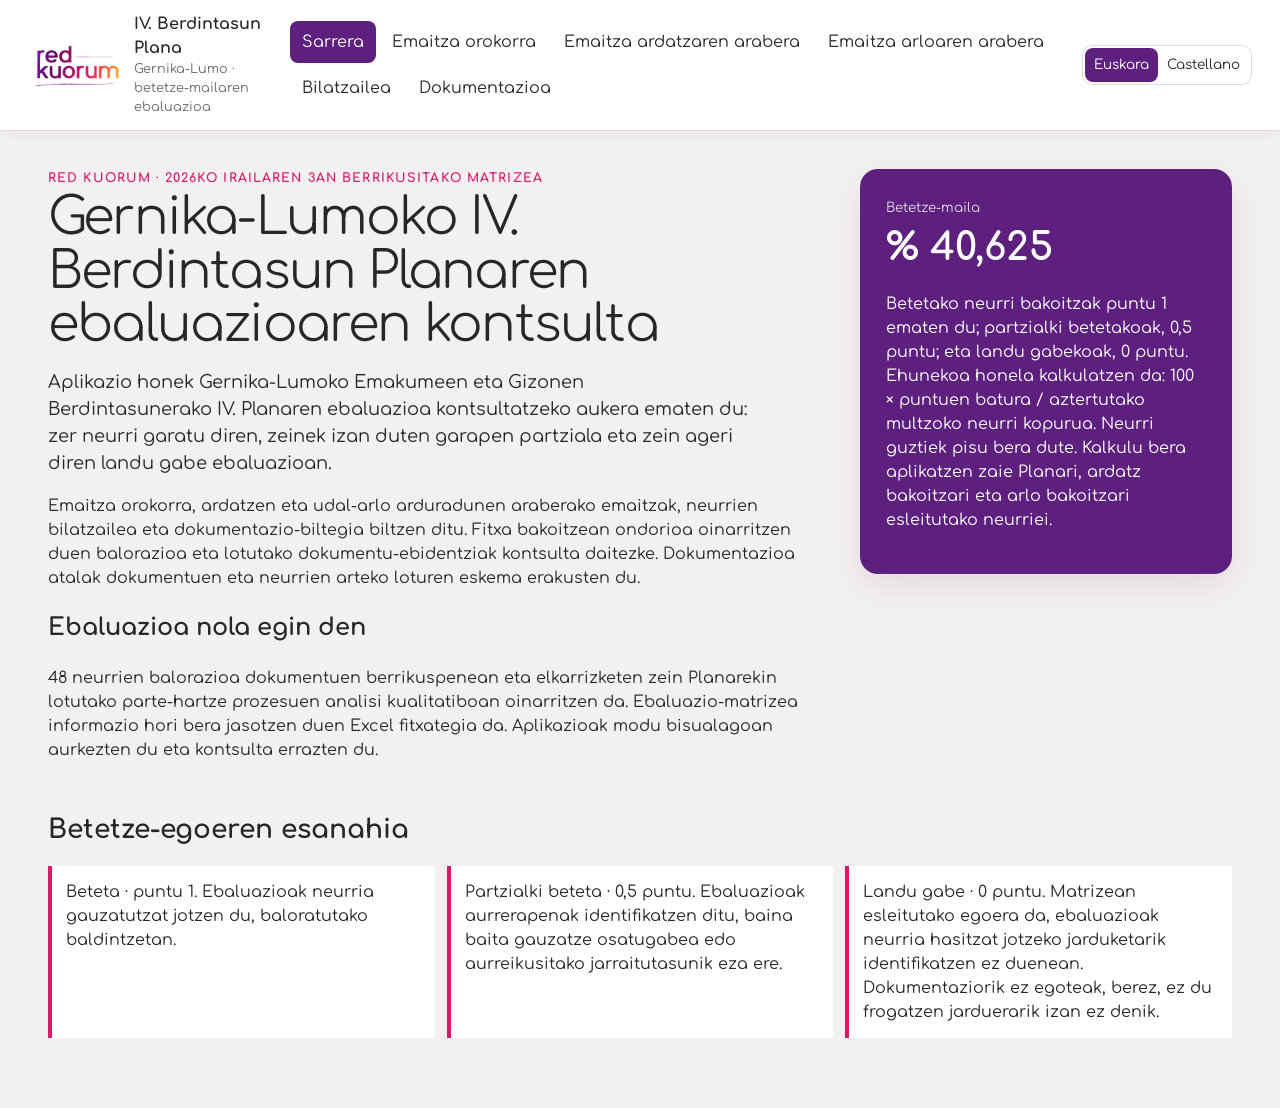
<file: index.html>
<!doctype html><html lang="eu"><head><meta charset="utf-8"><meta name="viewport" content="width=device-width,initial-scale=1"><title>Consulta del IV Plan de Igualdad de Gernika-Lumo</title><meta name="description" content="Consulta bilingüe de la evaluación de cumplimiento del IV Plan de Igualdad de Gernika-Lumo."><link rel="stylesheet" href="styles.css"><link rel="stylesheet" href="overrides.css"></head><body>
<header class="top"><div class="brand"><img src="red-kuorum.png" alt="Red Kuorum"><div><strong>IV Plan de Igualdad</strong><span>Gernika-Lumo · evaluación de cumplimiento</span></div></div><nav id="nav" aria-label="Navegación principal"></nav><div class="lang" role="group" aria-label="Idioma"><button data-lang="eu">Euskara</button><button data-lang="es">Castellano</button></div></header>
<main id="app"></main><div id="drawer" class="drawer" hidden></div><script src="data.js"></script><script src="logic.js"></script><script src="content.js"></script><script src="document-review.js"></script><script src="views.js"></script><script src="app.js"></script></body></html>
</file>
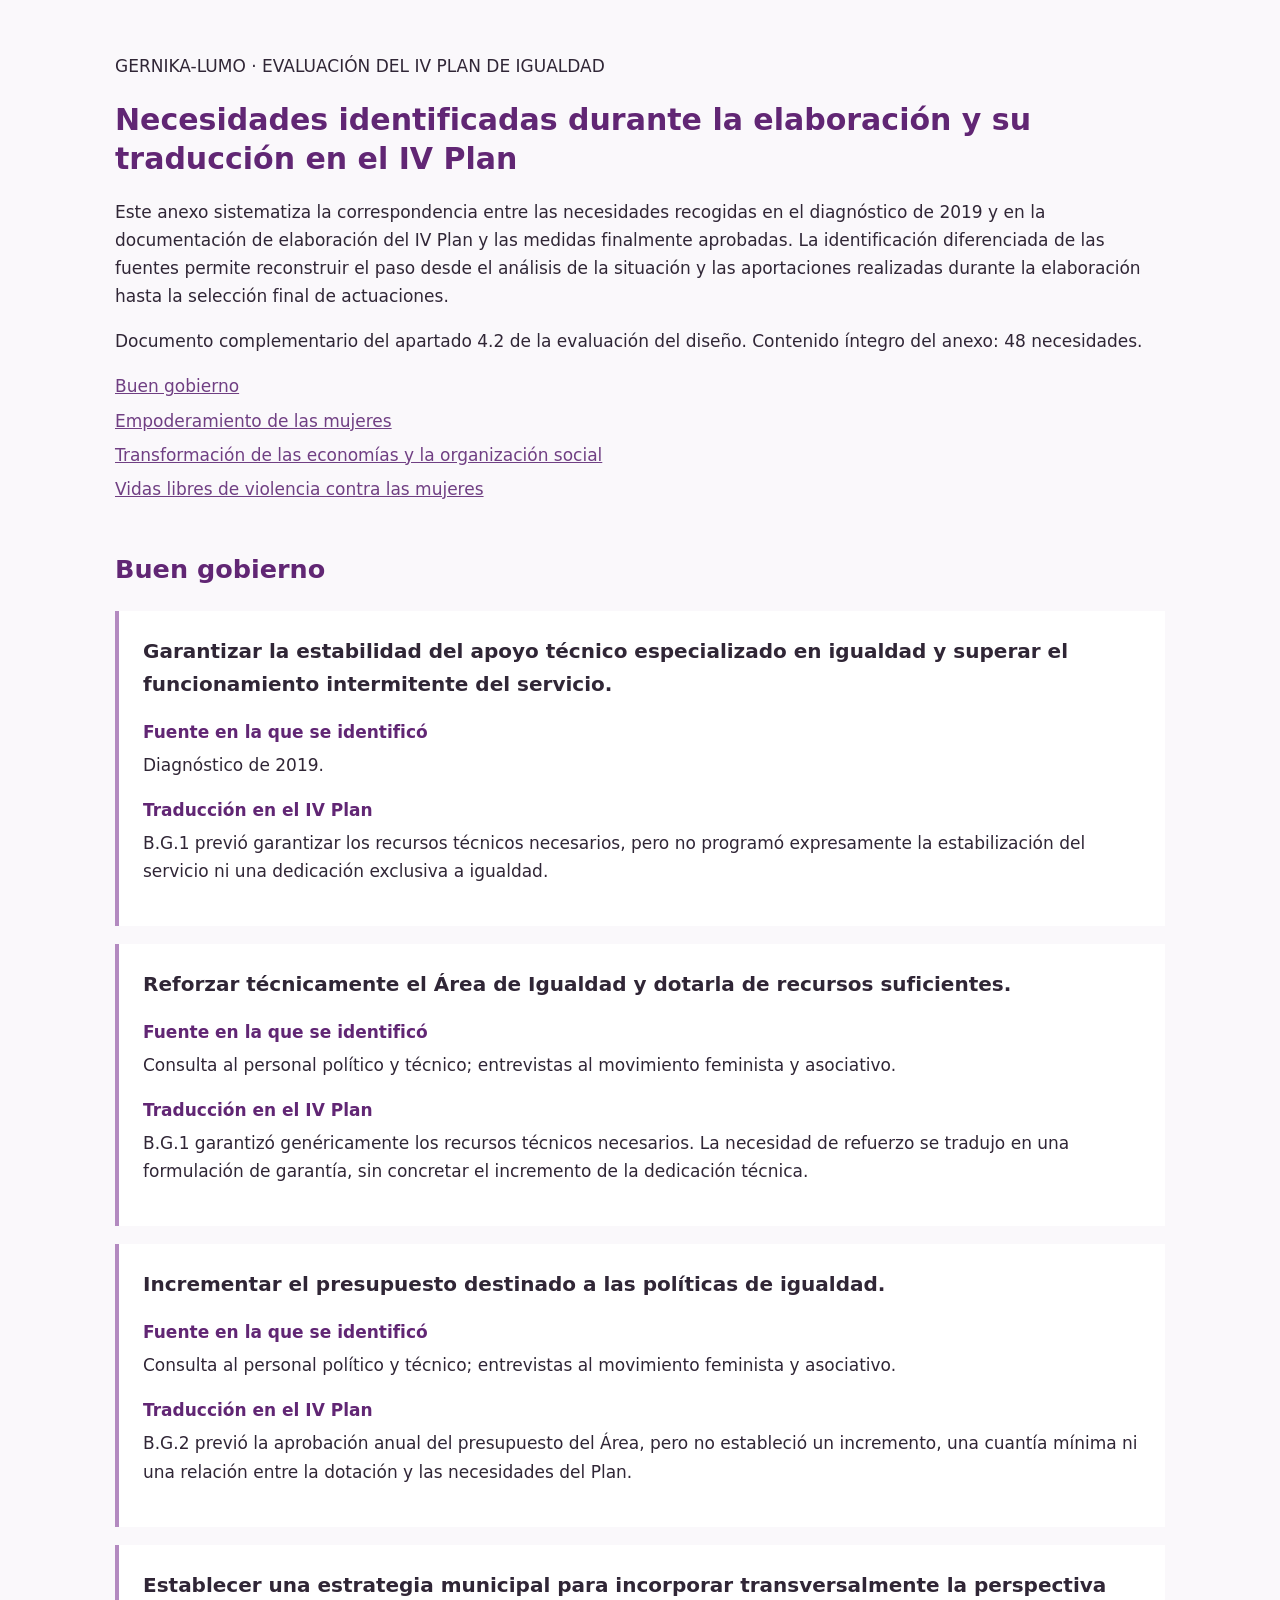
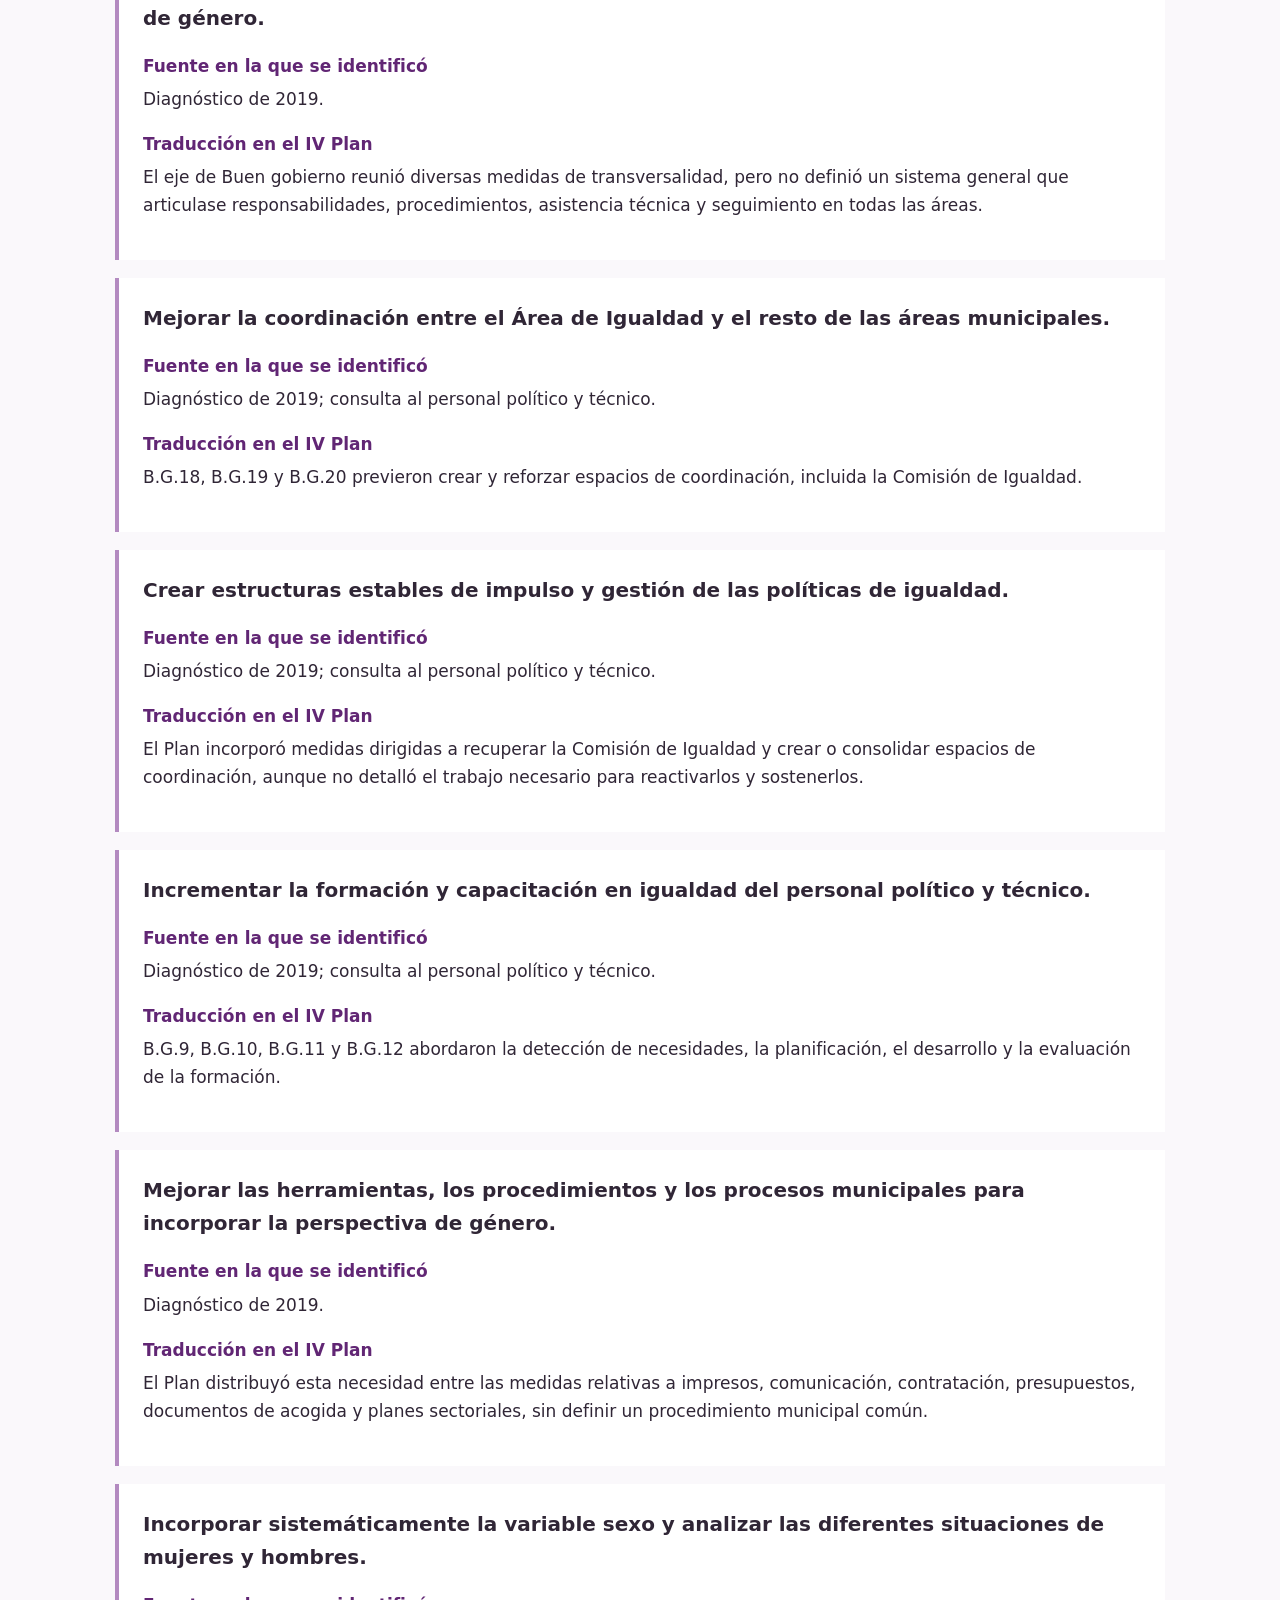
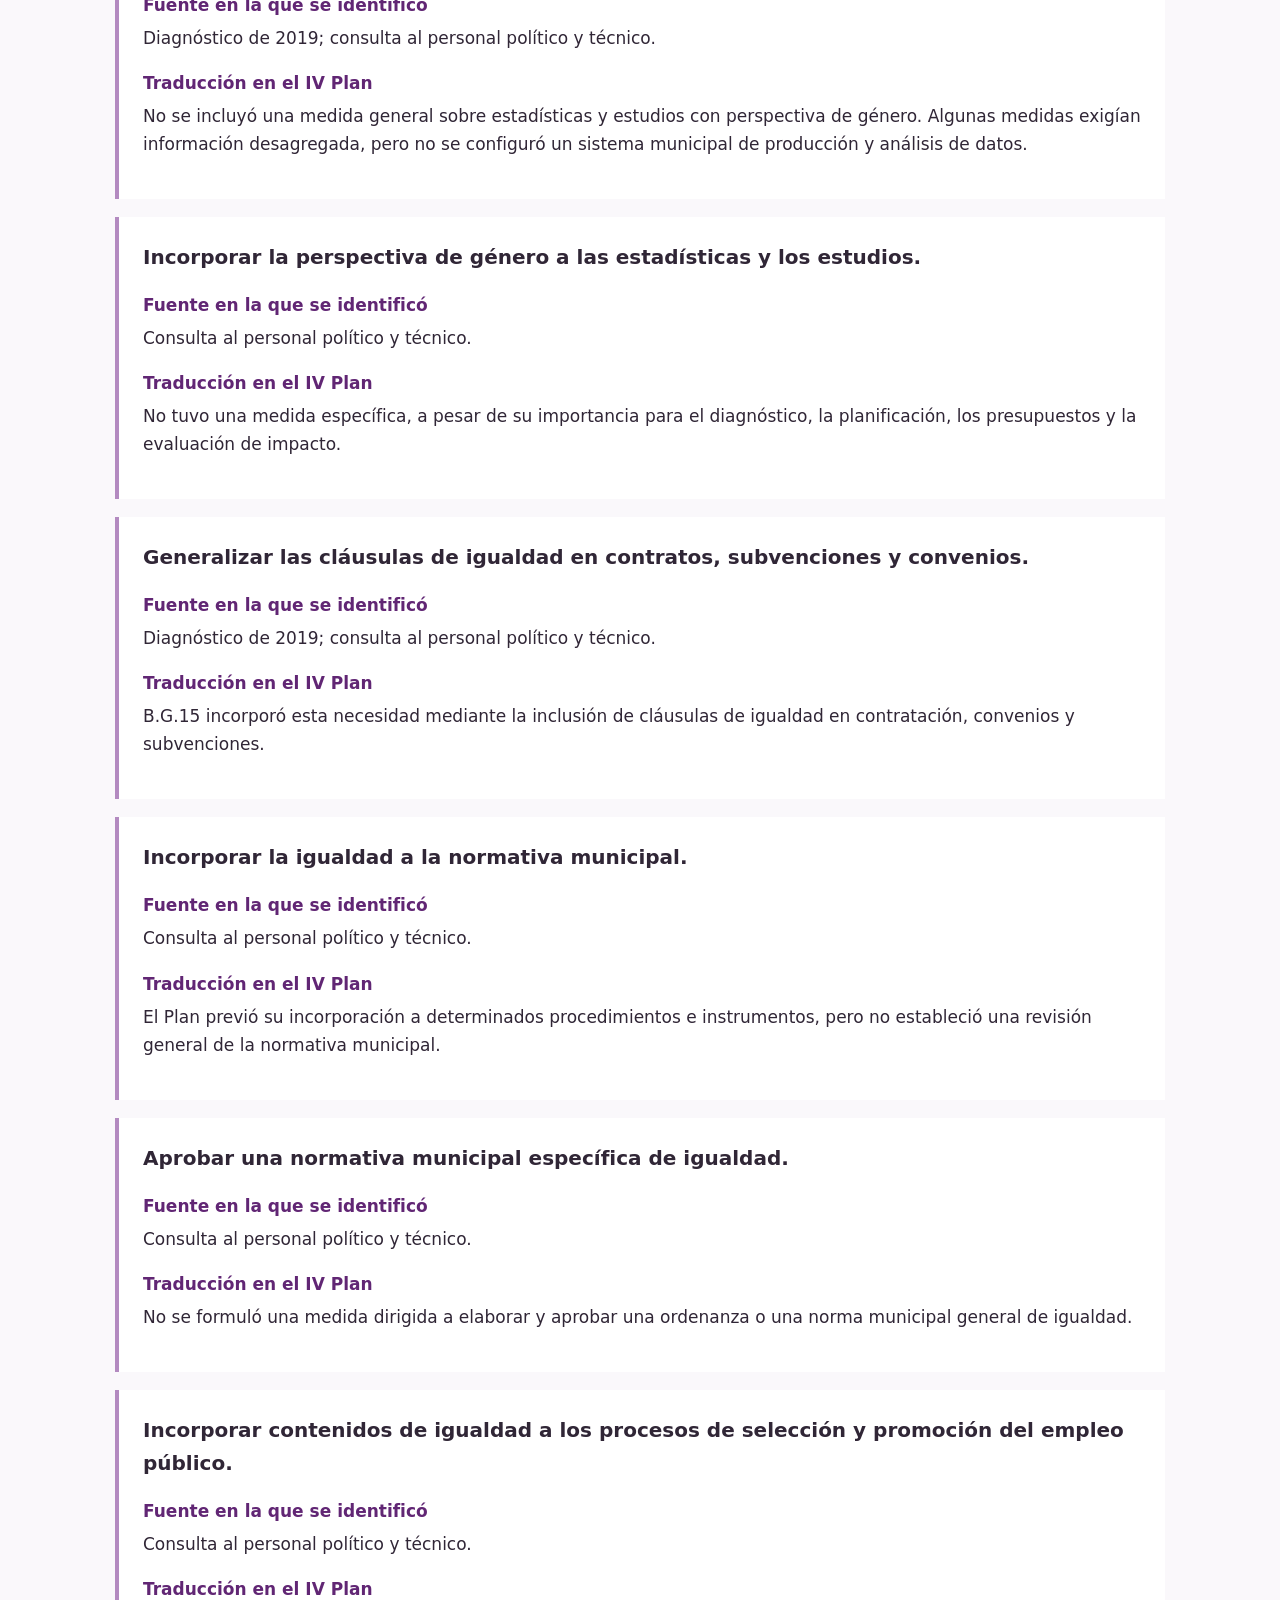
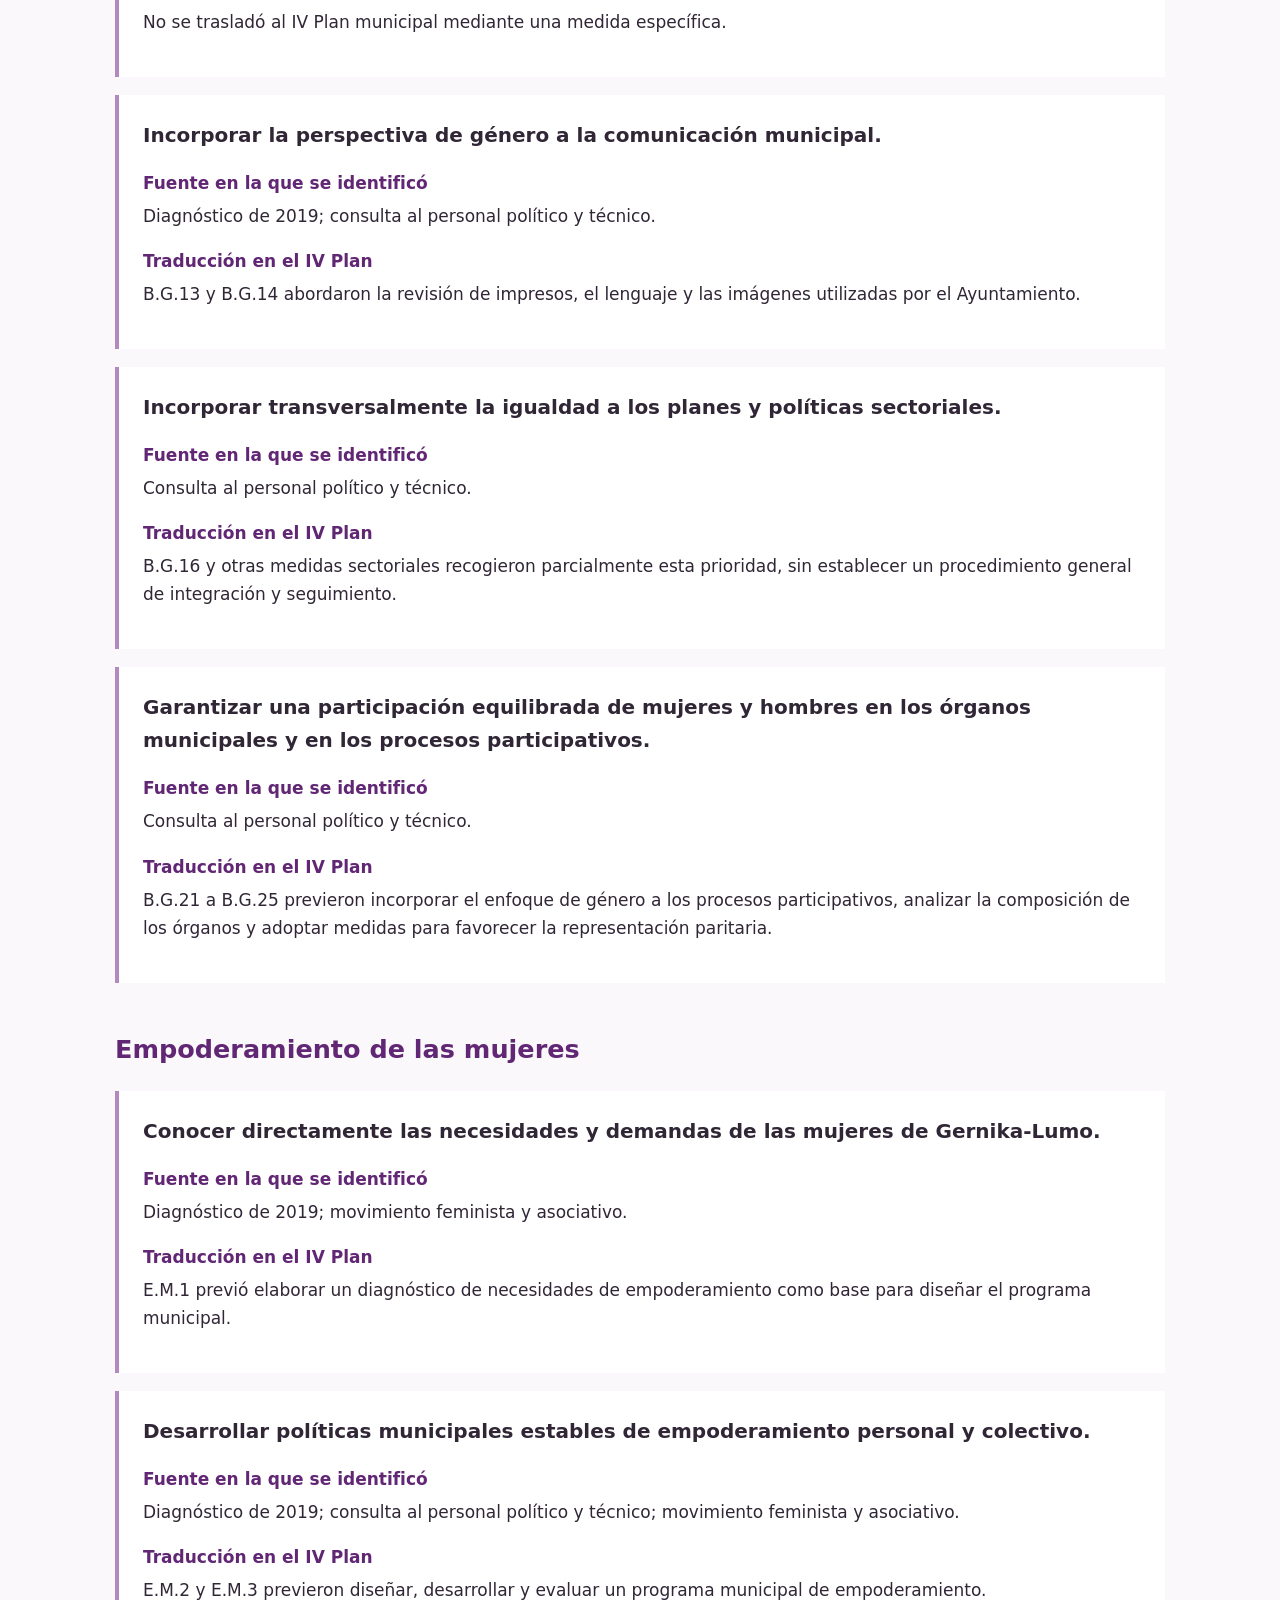
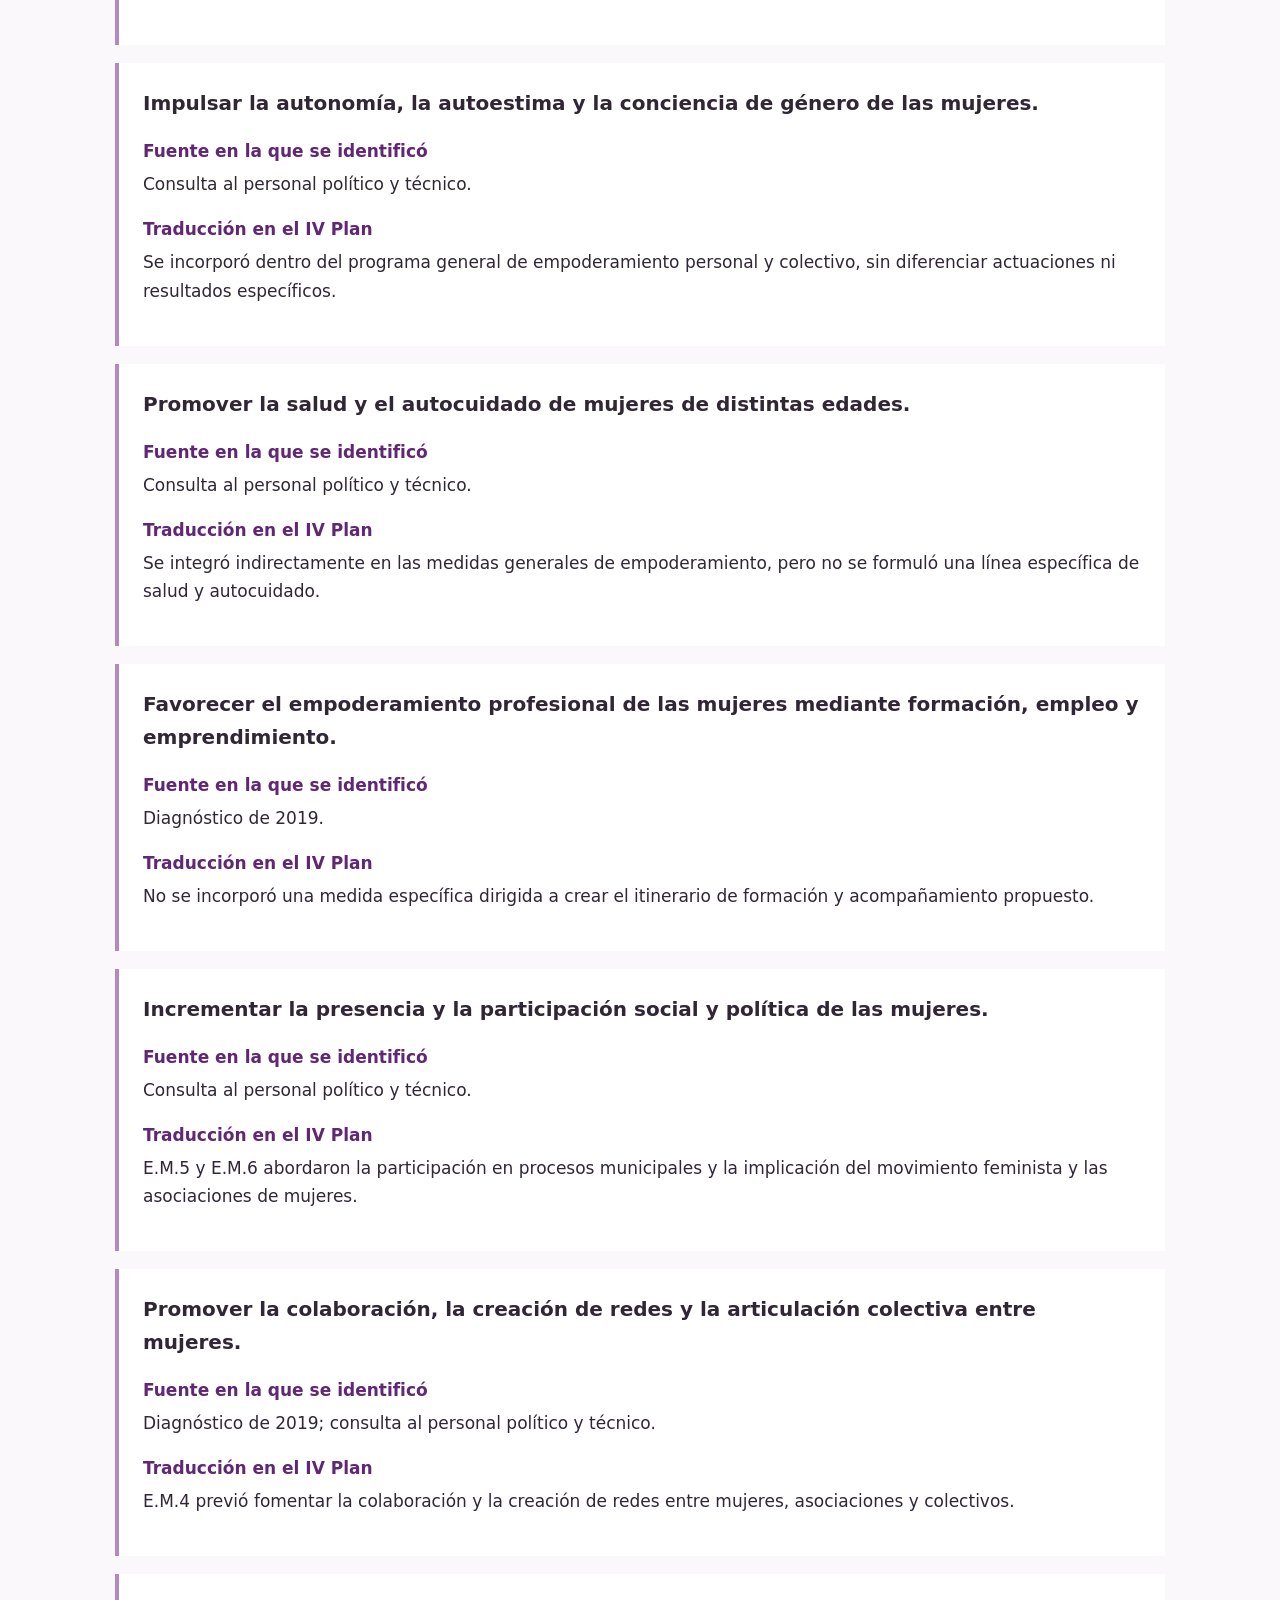
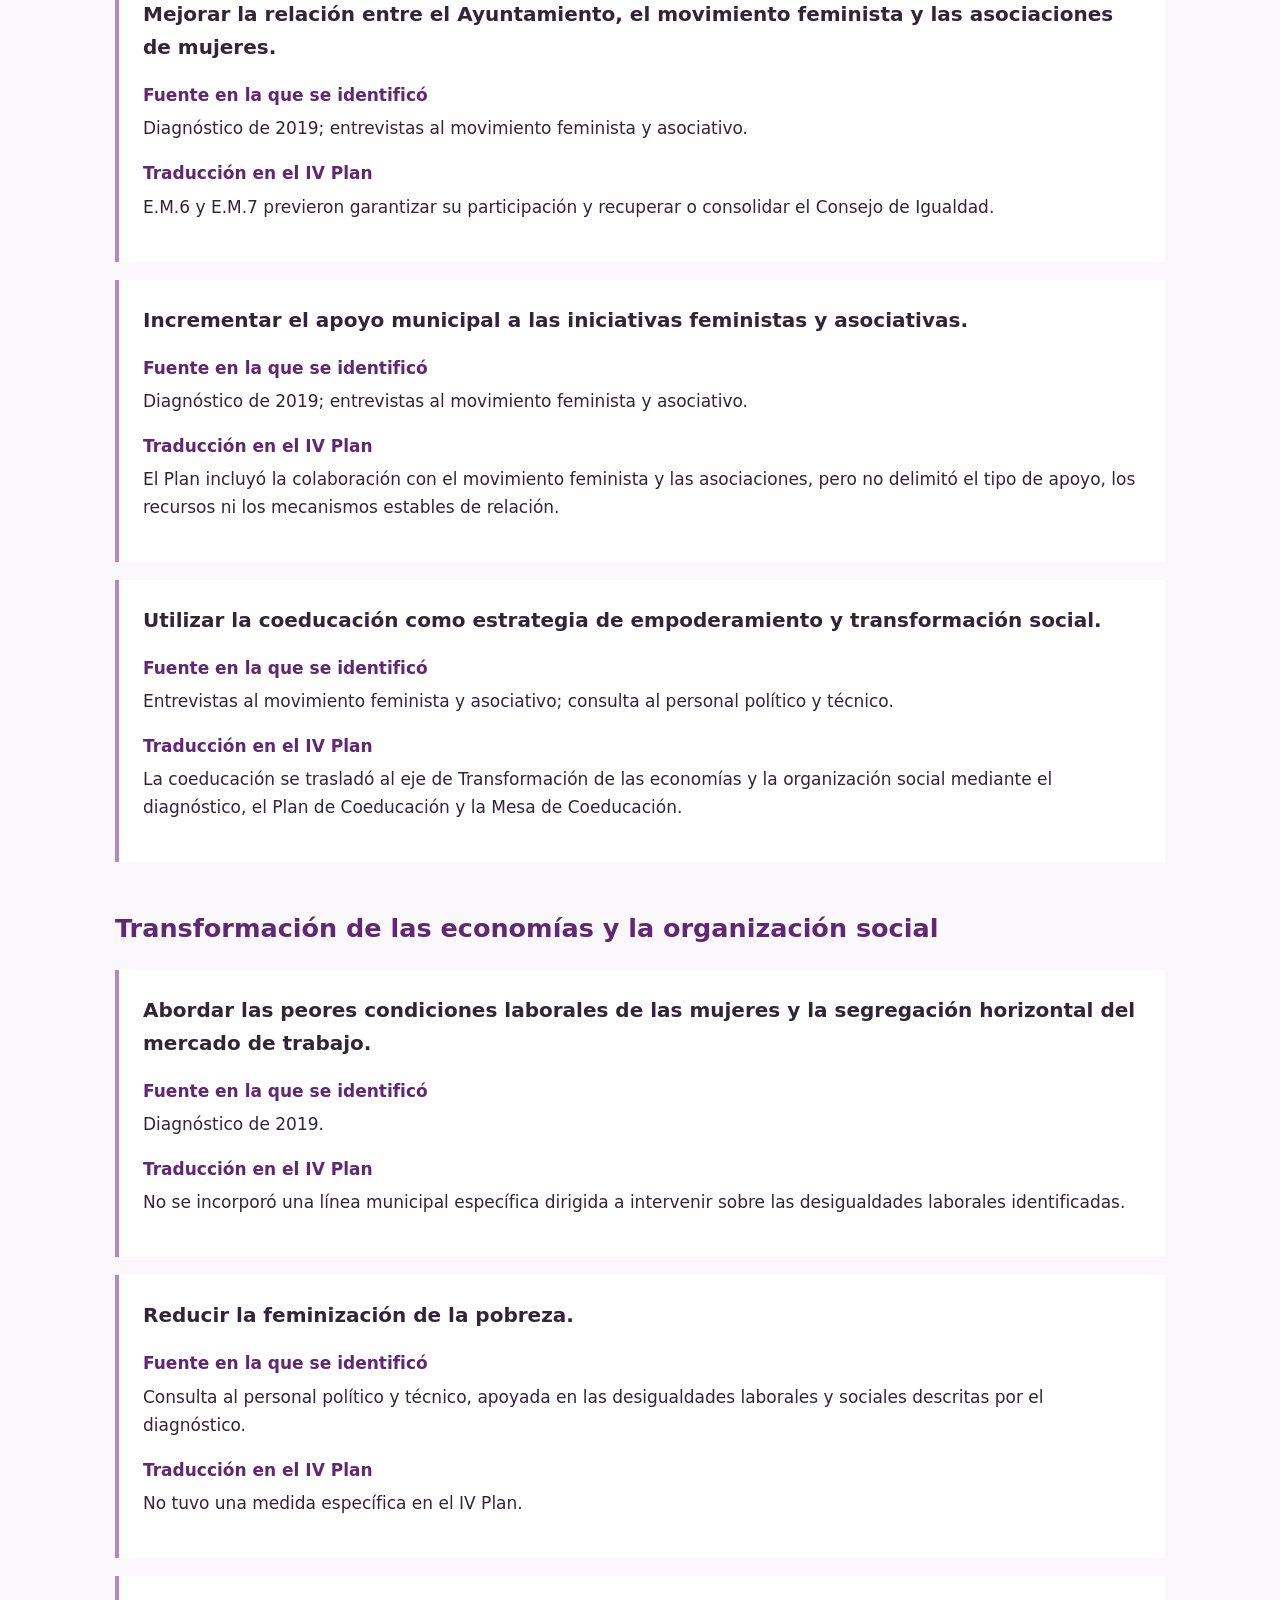
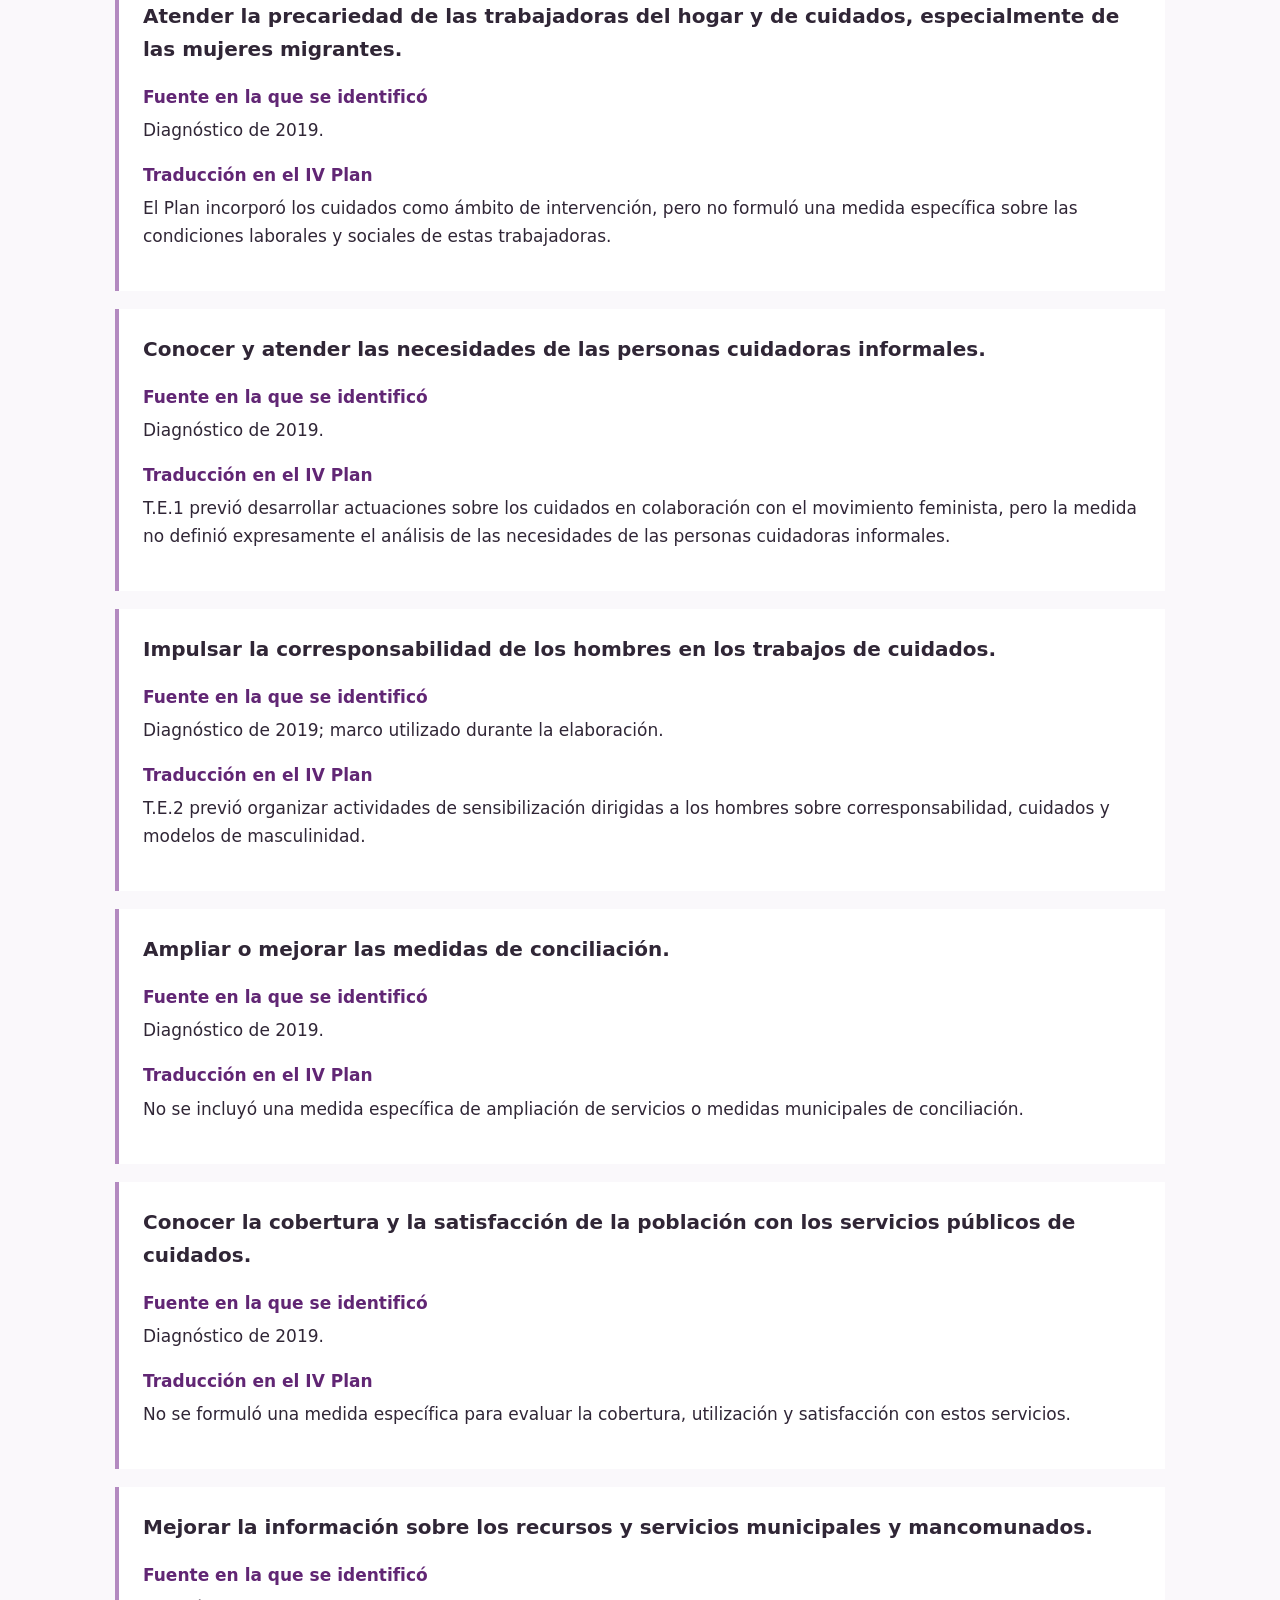
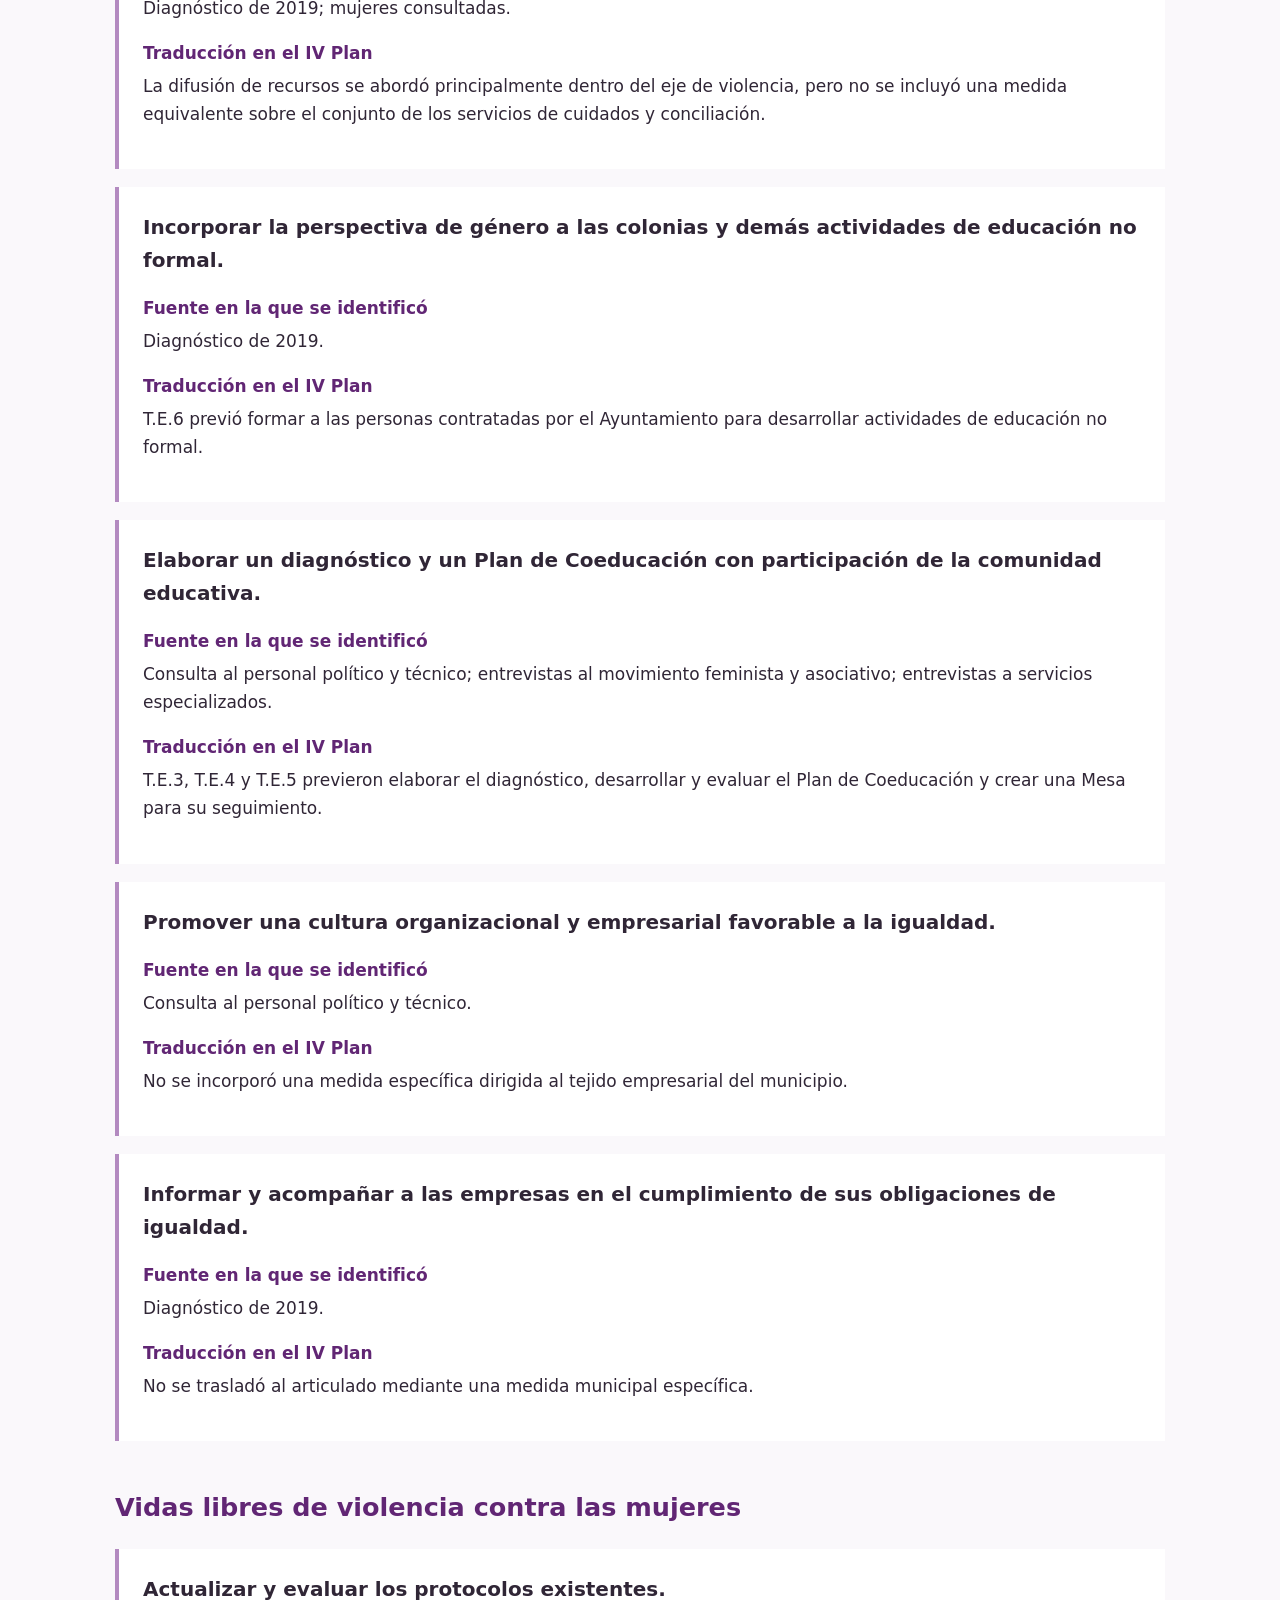
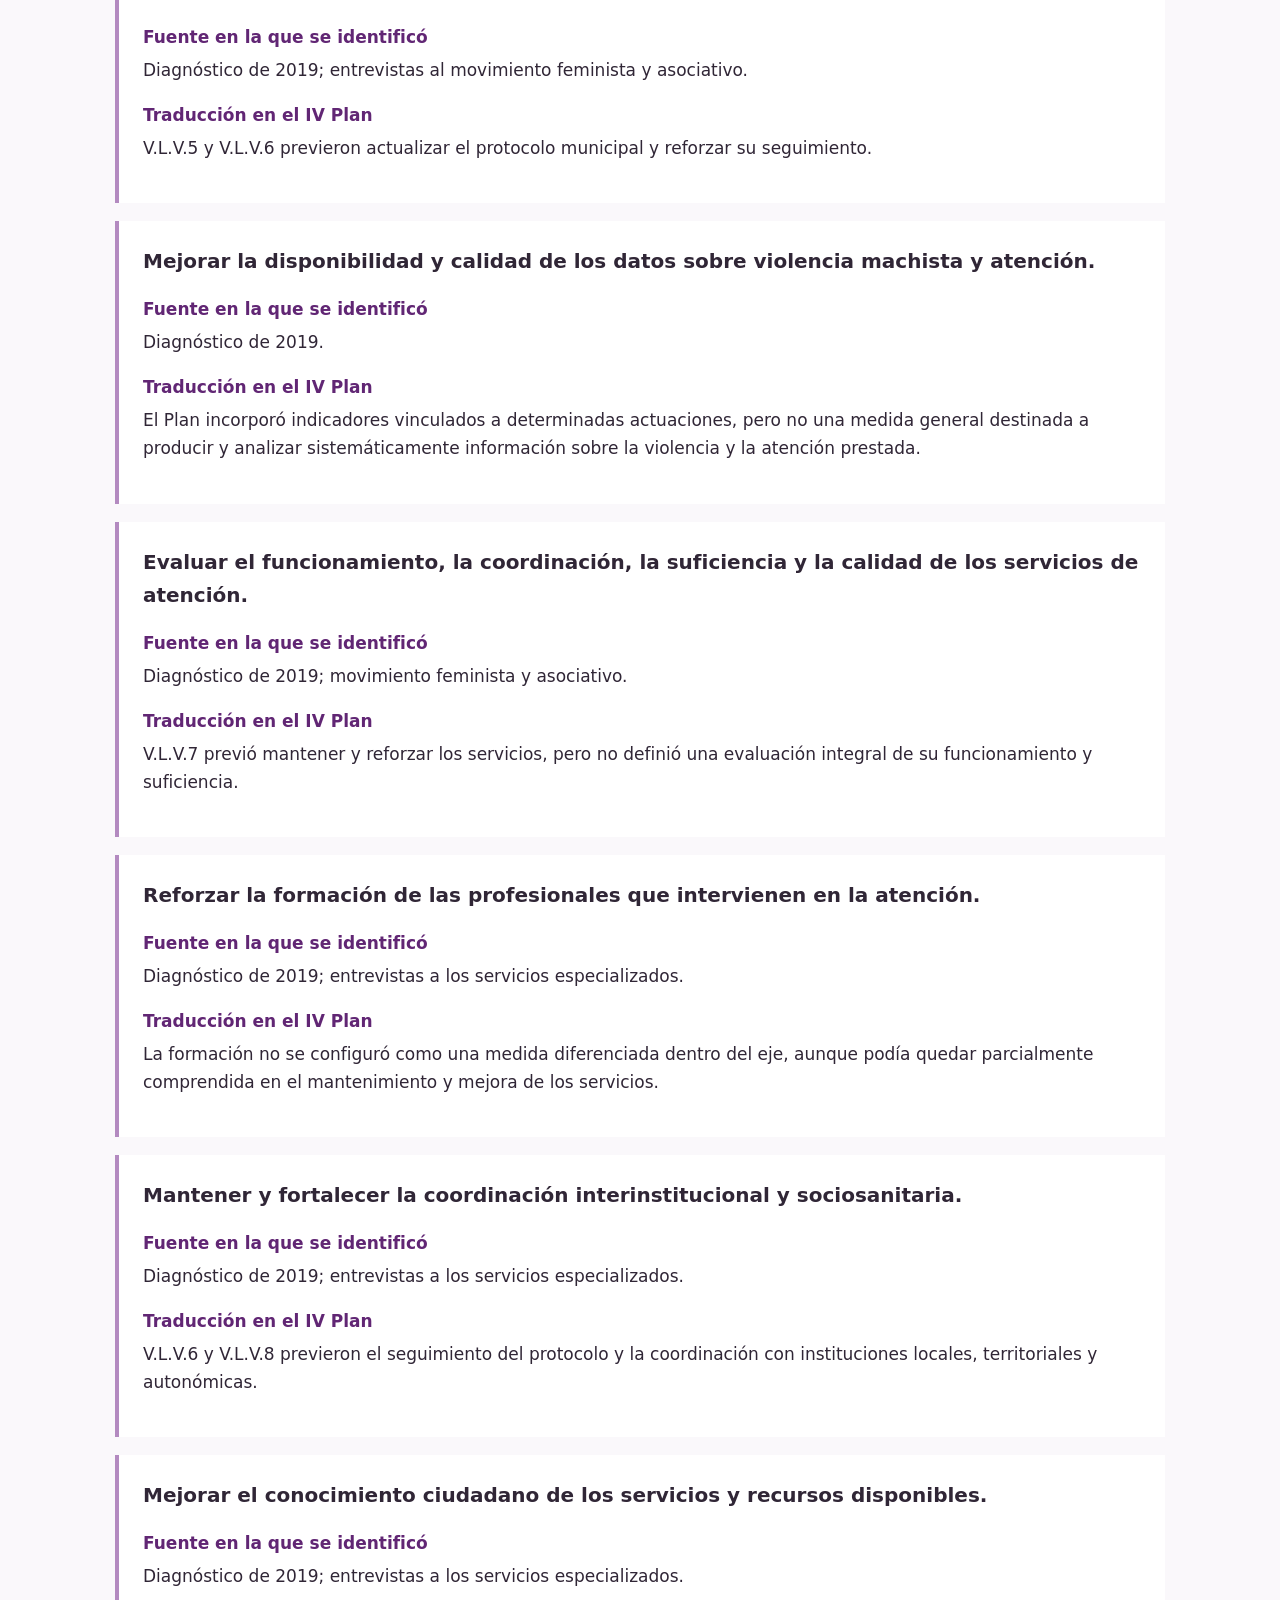
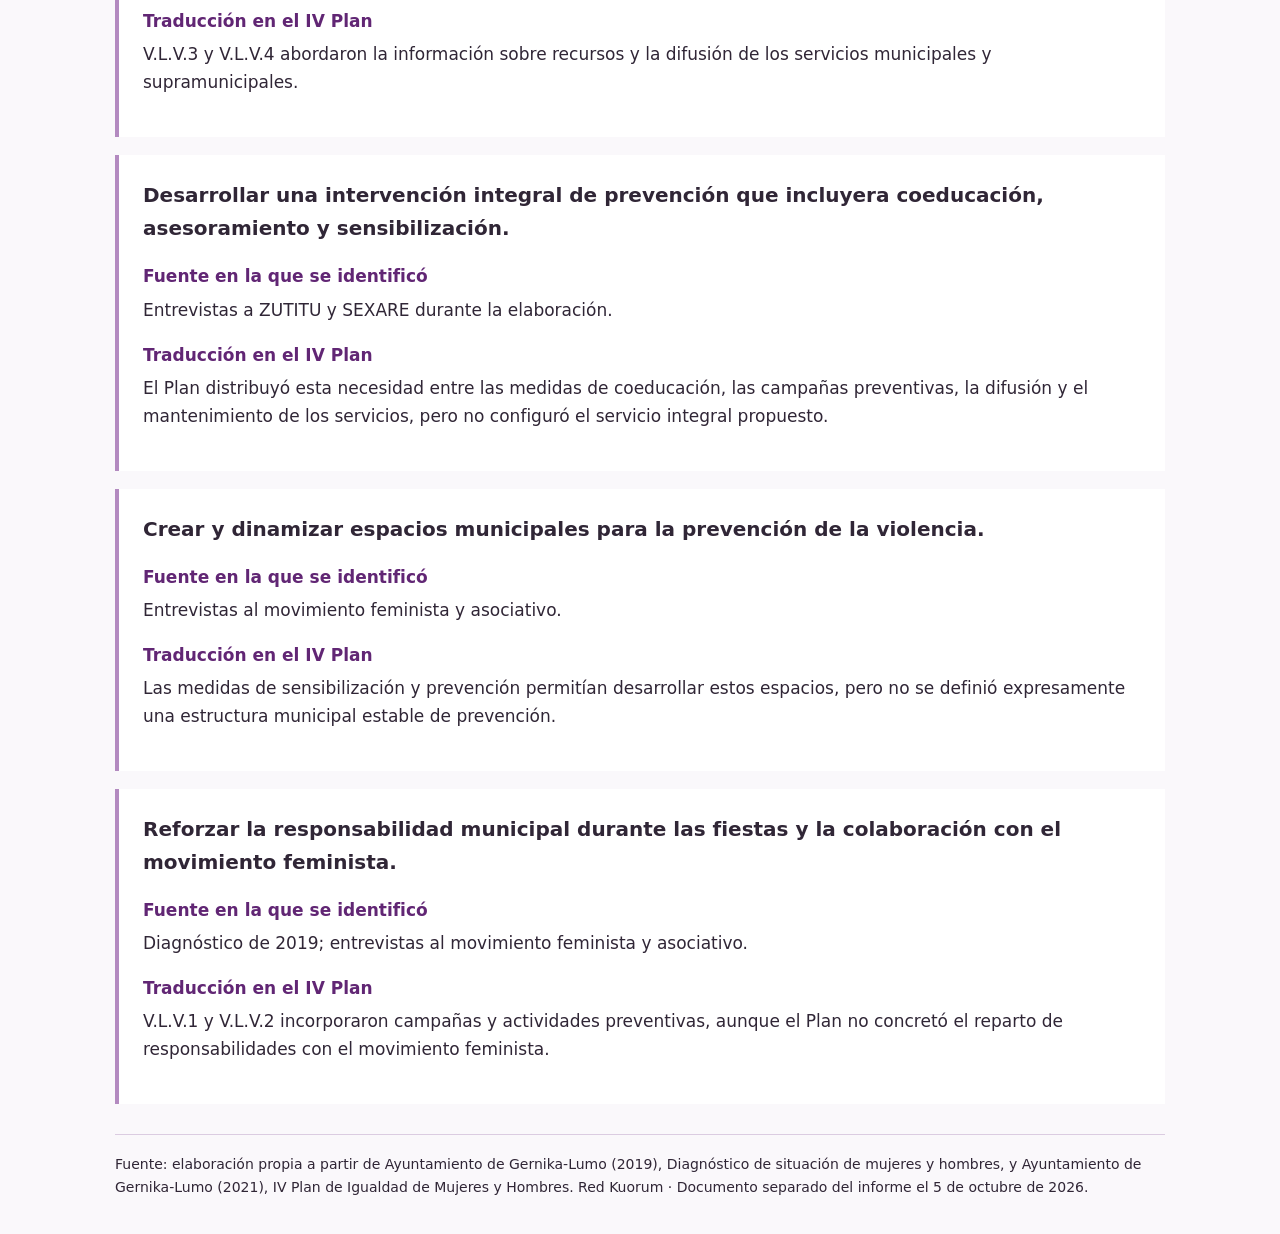
<file: anexos/diagnostico-plan-2019.html>
<!doctype html><html lang="es"><meta charset="utf-8"><meta name="viewport" content="width=device-width,initial-scale=1"><title>Necesidades identificadas durante la elaboración y su traducción en el IV Plan · Gernika-Lumo</title><style>body{font:17px/1.65 system-ui,sans-serif;color:#302636;background:#faf8fb;margin:0}main{max-width:1050px;margin:auto;padding:35px 24px}h1{font-size:30px;line-height:1.3;color:#612674}h2{color:#612674;margin-top:45px}article{background:white;padding:24px;margin:18px 0;border-left:4px solid #b38ac0}h3{font-size:20px;margin:0 0 12px}dt{font-weight:650;color:#612674}dd{margin:5px 0 17px}a{color:#703F83}footer{font-size:14px;border-top:1px solid #dbcce1;margin-top:30px;padding-top:18px}nav a{display:block;margin:6px 0}@media print{body{background:white}article{break-inside:avoid}nav{display:none}}</style><main><p>GERNIKA-LUMO · EVALUACIÓN DEL IV PLAN DE IGUALDAD</p><h1>Necesidades identificadas durante la elaboración y su traducción en el IV Plan</h1><p>Este anexo sistematiza la correspondencia entre las necesidades recogidas en el diagnóstico de 2019 y en la documentación de elaboración del IV Plan y las medidas finalmente aprobadas. La identificación diferenciada de las fuentes permite reconstruir el paso desde el análisis de la situación y las aportaciones realizadas durante la elaboración hasta la selección final de actuaciones.</p><p>Documento complementario del apartado 4.2 de la evaluación del diseño. Contenido íntegro del anexo: 48 necesidades.</p><nav aria-label="Ejes"><a href="#eje-0">Buen gobierno</a><a href="#eje-1">Empoderamiento de las mujeres</a><a href="#eje-2">Transformación de las economías y la organización social</a><a href="#eje-3">Vidas libres de violencia contra las mujeres</a></nav><section id="eje-0"><h2>Buen gobierno</h2><article><h3>Garantizar la estabilidad del apoyo técnico especializado en igualdad y superar el funcionamiento intermitente del servicio.</h3><dl><dt>Fuente en la que se identificó</dt><dd>Diagnóstico de 2019.</dd><dt>Traducción en el IV Plan</dt><dd>B.G.1 previó garantizar los recursos técnicos necesarios, pero no programó expresamente la estabilización del servicio ni una dedicación exclusiva a igualdad.</dd></dl></article><article><h3>Reforzar técnicamente el Área de Igualdad y dotarla de recursos suficientes.</h3><dl><dt>Fuente en la que se identificó</dt><dd>Consulta al personal político y técnico; entrevistas al movimiento feminista y asociativo.</dd><dt>Traducción en el IV Plan</dt><dd>B.G.1 garantizó genéricamente los recursos técnicos necesarios. La necesidad de refuerzo se tradujo en una formulación de garantía, sin concretar el incremento de la dedicación técnica.</dd></dl></article><article><h3>Incrementar el presupuesto destinado a las políticas de igualdad.</h3><dl><dt>Fuente en la que se identificó</dt><dd>Consulta al personal político y técnico; entrevistas al movimiento feminista y asociativo.</dd><dt>Traducción en el IV Plan</dt><dd>B.G.2 previó la aprobación anual del presupuesto del Área, pero no estableció un incremento, una cuantía mínima ni una relación entre la dotación y las necesidades del Plan.</dd></dl></article><article><h3>Establecer una estrategia municipal para incorporar transversalmente la perspectiva de género.</h3><dl><dt>Fuente en la que se identificó</dt><dd>Diagnóstico de 2019.</dd><dt>Traducción en el IV Plan</dt><dd>El eje de Buen gobierno reunió diversas medidas de transversalidad, pero no definió un sistema general que articulase responsabilidades, procedimientos, asistencia técnica y seguimiento en todas las áreas.</dd></dl></article><article><h3>Mejorar la coordinación entre el Área de Igualdad y el resto de las áreas municipales.</h3><dl><dt>Fuente en la que se identificó</dt><dd>Diagnóstico de 2019; consulta al personal político y técnico.</dd><dt>Traducción en el IV Plan</dt><dd>B.G.18, B.G.19 y B.G.20 previeron crear y reforzar espacios de coordinación, incluida la Comisión de Igualdad.</dd></dl></article><article><h3>Crear estructuras estables de impulso y gestión de las políticas de igualdad.</h3><dl><dt>Fuente en la que se identificó</dt><dd>Diagnóstico de 2019; consulta al personal político y técnico.</dd><dt>Traducción en el IV Plan</dt><dd>El Plan incorporó medidas dirigidas a recuperar la Comisión de Igualdad y crear o consolidar espacios de coordinación, aunque no detalló el trabajo necesario para reactivarlos y sostenerlos.</dd></dl></article><article><h3>Incrementar la formación y capacitación en igualdad del personal político y técnico.</h3><dl><dt>Fuente en la que se identificó</dt><dd>Diagnóstico de 2019; consulta al personal político y técnico.</dd><dt>Traducción en el IV Plan</dt><dd>B.G.9, B.G.10, B.G.11 y B.G.12 abordaron la detección de necesidades, la planificación, el desarrollo y la evaluación de la formación.</dd></dl></article><article><h3>Mejorar las herramientas, los procedimientos y los procesos municipales para incorporar la perspectiva de género.</h3><dl><dt>Fuente en la que se identificó</dt><dd>Diagnóstico de 2019.</dd><dt>Traducción en el IV Plan</dt><dd>El Plan distribuyó esta necesidad entre las medidas relativas a impresos, comunicación, contratación, presupuestos, documentos de acogida y planes sectoriales, sin definir un procedimiento municipal común.</dd></dl></article><article><h3>Incorporar sistemáticamente la variable sexo y analizar las diferentes situaciones de mujeres y hombres.</h3><dl><dt>Fuente en la que se identificó</dt><dd>Diagnóstico de 2019; consulta al personal político y técnico.</dd><dt>Traducción en el IV Plan</dt><dd>No se incluyó una medida general sobre estadísticas y estudios con perspectiva de género. Algunas medidas exigían información desagregada, pero no se configuró un sistema municipal de producción y análisis de datos.</dd></dl></article><article><h3>Incorporar la perspectiva de género a las estadísticas y los estudios.</h3><dl><dt>Fuente en la que se identificó</dt><dd>Consulta al personal político y técnico.</dd><dt>Traducción en el IV Plan</dt><dd>No tuvo una medida específica, a pesar de su importancia para el diagnóstico, la planificación, los presupuestos y la evaluación de impacto.</dd></dl></article><article><h3>Generalizar las cláusulas de igualdad en contratos, subvenciones y convenios.</h3><dl><dt>Fuente en la que se identificó</dt><dd>Diagnóstico de 2019; consulta al personal político y técnico.</dd><dt>Traducción en el IV Plan</dt><dd>B.G.15 incorporó esta necesidad mediante la inclusión de cláusulas de igualdad en contratación, convenios y subvenciones.</dd></dl></article><article><h3>Incorporar la igualdad a la normativa municipal.</h3><dl><dt>Fuente en la que se identificó</dt><dd>Consulta al personal político y técnico.</dd><dt>Traducción en el IV Plan</dt><dd>El Plan previó su incorporación a determinados procedimientos e instrumentos, pero no estableció una revisión general de la normativa municipal.</dd></dl></article><article><h3>Aprobar una normativa municipal específica de igualdad.</h3><dl><dt>Fuente en la que se identificó</dt><dd>Consulta al personal político y técnico.</dd><dt>Traducción en el IV Plan</dt><dd>No se formuló una medida dirigida a elaborar y aprobar una ordenanza o una norma municipal general de igualdad.</dd></dl></article><article><h3>Incorporar contenidos de igualdad a los procesos de selección y promoción del empleo público.</h3><dl><dt>Fuente en la que se identificó</dt><dd>Consulta al personal político y técnico.</dd><dt>Traducción en el IV Plan</dt><dd>No se trasladó al IV Plan municipal mediante una medida específica.</dd></dl></article><article><h3>Incorporar la perspectiva de género a la comunicación municipal.</h3><dl><dt>Fuente en la que se identificó</dt><dd>Diagnóstico de 2019; consulta al personal político y técnico.</dd><dt>Traducción en el IV Plan</dt><dd>B.G.13 y B.G.14 abordaron la revisión de impresos, el lenguaje y las imágenes utilizadas por el Ayuntamiento.</dd></dl></article><article><h3>Incorporar transversalmente la igualdad a los planes y políticas sectoriales.</h3><dl><dt>Fuente en la que se identificó</dt><dd>Consulta al personal político y técnico.</dd><dt>Traducción en el IV Plan</dt><dd>B.G.16 y otras medidas sectoriales recogieron parcialmente esta prioridad, sin establecer un procedimiento general de integración y seguimiento.</dd></dl></article><article><h3>Garantizar una participación equilibrada de mujeres y hombres en los órganos municipales y en los procesos participativos.</h3><dl><dt>Fuente en la que se identificó</dt><dd>Consulta al personal político y técnico.</dd><dt>Traducción en el IV Plan</dt><dd>B.G.21 a B.G.25 previeron incorporar el enfoque de género a los procesos participativos, analizar la composición de los órganos y adoptar medidas para favorecer la representación paritaria.</dd></dl></article></section><section id="eje-1"><h2>Empoderamiento de las mujeres</h2><article><h3>Conocer directamente las necesidades y demandas de las mujeres de Gernika-Lumo.</h3><dl><dt>Fuente en la que se identificó</dt><dd>Diagnóstico de 2019; movimiento feminista y asociativo.</dd><dt>Traducción en el IV Plan</dt><dd>E.M.1 previó elaborar un diagnóstico de necesidades de empoderamiento como base para diseñar el programa municipal.</dd></dl></article><article><h3>Desarrollar políticas municipales estables de empoderamiento personal y colectivo.</h3><dl><dt>Fuente en la que se identificó</dt><dd>Diagnóstico de 2019; consulta al personal político y técnico; movimiento feminista y asociativo.</dd><dt>Traducción en el IV Plan</dt><dd>E.M.2 y E.M.3 previeron diseñar, desarrollar y evaluar un programa municipal de empoderamiento.</dd></dl></article><article><h3>Impulsar la autonomía, la autoestima y la conciencia de género de las mujeres.</h3><dl><dt>Fuente en la que se identificó</dt><dd>Consulta al personal político y técnico.</dd><dt>Traducción en el IV Plan</dt><dd>Se incorporó dentro del programa general de empoderamiento personal y colectivo, sin diferenciar actuaciones ni resultados específicos.</dd></dl></article><article><h3>Promover la salud y el autocuidado de mujeres de distintas edades.</h3><dl><dt>Fuente en la que se identificó</dt><dd>Consulta al personal político y técnico.</dd><dt>Traducción en el IV Plan</dt><dd>Se integró indirectamente en las medidas generales de empoderamiento, pero no se formuló una línea específica de salud y autocuidado.</dd></dl></article><article><h3>Favorecer el empoderamiento profesional de las mujeres mediante formación, empleo y emprendimiento.</h3><dl><dt>Fuente en la que se identificó</dt><dd>Diagnóstico de 2019.</dd><dt>Traducción en el IV Plan</dt><dd>No se incorporó una medida específica dirigida a crear el itinerario de formación y acompañamiento propuesto.</dd></dl></article><article><h3>Incrementar la presencia y la participación social y política de las mujeres.</h3><dl><dt>Fuente en la que se identificó</dt><dd>Consulta al personal político y técnico.</dd><dt>Traducción en el IV Plan</dt><dd>E.M.5 y E.M.6 abordaron la participación en procesos municipales y la implicación del movimiento feminista y las asociaciones de mujeres.</dd></dl></article><article><h3>Promover la colaboración, la creación de redes y la articulación colectiva entre mujeres.</h3><dl><dt>Fuente en la que se identificó</dt><dd>Diagnóstico de 2019; consulta al personal político y técnico.</dd><dt>Traducción en el IV Plan</dt><dd>E.M.4 previó fomentar la colaboración y la creación de redes entre mujeres, asociaciones y colectivos.</dd></dl></article><article><h3>Mejorar la relación entre el Ayuntamiento, el movimiento feminista y las asociaciones de mujeres.</h3><dl><dt>Fuente en la que se identificó</dt><dd>Diagnóstico de 2019; entrevistas al movimiento feminista y asociativo.</dd><dt>Traducción en el IV Plan</dt><dd>E.M.6 y E.M.7 previeron garantizar su participación y recuperar o consolidar el Consejo de Igualdad.</dd></dl></article><article><h3>Incrementar el apoyo municipal a las iniciativas feministas y asociativas.</h3><dl><dt>Fuente en la que se identificó</dt><dd>Diagnóstico de 2019; entrevistas al movimiento feminista y asociativo.</dd><dt>Traducción en el IV Plan</dt><dd>El Plan incluyó la colaboración con el movimiento feminista y las asociaciones, pero no delimitó el tipo de apoyo, los recursos ni los mecanismos estables de relación.</dd></dl></article><article><h3>Utilizar la coeducación como estrategia de empoderamiento y transformación social.</h3><dl><dt>Fuente en la que se identificó</dt><dd>Entrevistas al movimiento feminista y asociativo; consulta al personal político y técnico.</dd><dt>Traducción en el IV Plan</dt><dd>La coeducación se trasladó al eje de Transformación de las economías y la organización social mediante el diagnóstico, el Plan de Coeducación y la Mesa de Coeducación.</dd></dl></article></section><section id="eje-2"><h2>Transformación de las economías y la organización social</h2><article><h3>Abordar las peores condiciones laborales de las mujeres y la segregación horizontal del mercado de trabajo.</h3><dl><dt>Fuente en la que se identificó</dt><dd>Diagnóstico de 2019.</dd><dt>Traducción en el IV Plan</dt><dd>No se incorporó una línea municipal específica dirigida a intervenir sobre las desigualdades laborales identificadas.</dd></dl></article><article><h3>Reducir la feminización de la pobreza.</h3><dl><dt>Fuente en la que se identificó</dt><dd>Consulta al personal político y técnico, apoyada en las desigualdades laborales y sociales descritas por el diagnóstico.</dd><dt>Traducción en el IV Plan</dt><dd>No tuvo una medida específica en el IV Plan.</dd></dl></article><article><h3>Atender la precariedad de las trabajadoras del hogar y de cuidados, especialmente de las mujeres migrantes.</h3><dl><dt>Fuente en la que se identificó</dt><dd>Diagnóstico de 2019.</dd><dt>Traducción en el IV Plan</dt><dd>El Plan incorporó los cuidados como ámbito de intervención, pero no formuló una medida específica sobre las condiciones laborales y sociales de estas trabajadoras.</dd></dl></article><article><h3>Conocer y atender las necesidades de las personas cuidadoras informales.</h3><dl><dt>Fuente en la que se identificó</dt><dd>Diagnóstico de 2019.</dd><dt>Traducción en el IV Plan</dt><dd>T.E.1 previó desarrollar actuaciones sobre los cuidados en colaboración con el movimiento feminista, pero la medida no definió expresamente el análisis de las necesidades de las personas cuidadoras informales.</dd></dl></article><article><h3>Impulsar la corresponsabilidad de los hombres en los trabajos de cuidados.</h3><dl><dt>Fuente en la que se identificó</dt><dd>Diagnóstico de 2019; marco utilizado durante la elaboración.</dd><dt>Traducción en el IV Plan</dt><dd>T.E.2 previó organizar actividades de sensibilización dirigidas a los hombres sobre corresponsabilidad, cuidados y modelos de masculinidad.</dd></dl></article><article><h3>Ampliar o mejorar las medidas de conciliación.</h3><dl><dt>Fuente en la que se identificó</dt><dd>Diagnóstico de 2019.</dd><dt>Traducción en el IV Plan</dt><dd>No se incluyó una medida específica de ampliación de servicios o medidas municipales de conciliación.</dd></dl></article><article><h3>Conocer la cobertura y la satisfacción de la población con los servicios públicos de cuidados.</h3><dl><dt>Fuente en la que se identificó</dt><dd>Diagnóstico de 2019.</dd><dt>Traducción en el IV Plan</dt><dd>No se formuló una medida específica para evaluar la cobertura, utilización y satisfacción con estos servicios.</dd></dl></article><article><h3>Mejorar la información sobre los recursos y servicios municipales y mancomunados.</h3><dl><dt>Fuente en la que se identificó</dt><dd>Diagnóstico de 2019; mujeres consultadas.</dd><dt>Traducción en el IV Plan</dt><dd>La difusión de recursos se abordó principalmente dentro del eje de violencia, pero no se incluyó una medida equivalente sobre el conjunto de los servicios de cuidados y conciliación.</dd></dl></article><article><h3>Incorporar la perspectiva de género a las colonias y demás actividades de educación no formal.</h3><dl><dt>Fuente en la que se identificó</dt><dd>Diagnóstico de 2019.</dd><dt>Traducción en el IV Plan</dt><dd>T.E.6 previó formar a las personas contratadas por el Ayuntamiento para desarrollar actividades de educación no formal.</dd></dl></article><article><h3>Elaborar un diagnóstico y un Plan de Coeducación con participación de la comunidad educativa.</h3><dl><dt>Fuente en la que se identificó</dt><dd>Consulta al personal político y técnico; entrevistas al movimiento feminista y asociativo; entrevistas a servicios especializados.</dd><dt>Traducción en el IV Plan</dt><dd>T.E.3, T.E.4 y T.E.5 previeron elaborar el diagnóstico, desarrollar y evaluar el Plan de Coeducación y crear una Mesa para su seguimiento.</dd></dl></article><article><h3>Promover una cultura organizacional y empresarial favorable a la igualdad.</h3><dl><dt>Fuente en la que se identificó</dt><dd>Consulta al personal político y técnico.</dd><dt>Traducción en el IV Plan</dt><dd>No se incorporó una medida específica dirigida al tejido empresarial del municipio.</dd></dl></article><article><h3>Informar y acompañar a las empresas en el cumplimiento de sus obligaciones de igualdad.</h3><dl><dt>Fuente en la que se identificó</dt><dd>Diagnóstico de 2019.</dd><dt>Traducción en el IV Plan</dt><dd>No se trasladó al articulado mediante una medida municipal específica.</dd></dl></article></section><section id="eje-3"><h2>Vidas libres de violencia contra las mujeres</h2><article><h3>Actualizar y evaluar los protocolos existentes.</h3><dl><dt>Fuente en la que se identificó</dt><dd>Diagnóstico de 2019; entrevistas al movimiento feminista y asociativo.</dd><dt>Traducción en el IV Plan</dt><dd>V.L.V.5 y V.L.V.6 previeron actualizar el protocolo municipal y reforzar su seguimiento.</dd></dl></article><article><h3>Mejorar la disponibilidad y calidad de los datos sobre violencia machista y atención.</h3><dl><dt>Fuente en la que se identificó</dt><dd>Diagnóstico de 2019.</dd><dt>Traducción en el IV Plan</dt><dd>El Plan incorporó indicadores vinculados a determinadas actuaciones, pero no una medida general destinada a producir y analizar sistemáticamente información sobre la violencia y la atención prestada.</dd></dl></article><article><h3>Evaluar el funcionamiento, la coordinación, la suficiencia y la calidad de los servicios de atención.</h3><dl><dt>Fuente en la que se identificó</dt><dd>Diagnóstico de 2019; movimiento feminista y asociativo.</dd><dt>Traducción en el IV Plan</dt><dd>V.L.V.7 previó mantener y reforzar los servicios, pero no definió una evaluación integral de su funcionamiento y suficiencia.</dd></dl></article><article><h3>Reforzar la formación de las profesionales que intervienen en la atención.</h3><dl><dt>Fuente en la que se identificó</dt><dd>Diagnóstico de 2019; entrevistas a los servicios especializados.</dd><dt>Traducción en el IV Plan</dt><dd>La formación no se configuró como una medida diferenciada dentro del eje, aunque podía quedar parcialmente comprendida en el mantenimiento y mejora de los servicios.</dd></dl></article><article><h3>Mantener y fortalecer la coordinación interinstitucional y sociosanitaria.</h3><dl><dt>Fuente en la que se identificó</dt><dd>Diagnóstico de 2019; entrevistas a los servicios especializados.</dd><dt>Traducción en el IV Plan</dt><dd>V.L.V.6 y V.L.V.8 previeron el seguimiento del protocolo y la coordinación con instituciones locales, territoriales y autonómicas.</dd></dl></article><article><h3>Mejorar el conocimiento ciudadano de los servicios y recursos disponibles.</h3><dl><dt>Fuente en la que se identificó</dt><dd>Diagnóstico de 2019; entrevistas a los servicios especializados.</dd><dt>Traducción en el IV Plan</dt><dd>V.L.V.3 y V.L.V.4 abordaron la información sobre recursos y la difusión de los servicios municipales y supramunicipales.</dd></dl></article><article><h3>Desarrollar una intervención integral de prevención que incluyera coeducación, asesoramiento y sensibilización.</h3><dl><dt>Fuente en la que se identificó</dt><dd>Entrevistas a ZUTITU y SEXARE durante la elaboración.</dd><dt>Traducción en el IV Plan</dt><dd>El Plan distribuyó esta necesidad entre las medidas de coeducación, las campañas preventivas, la difusión y el mantenimiento de los servicios, pero no configuró el servicio integral propuesto.</dd></dl></article><article><h3>Crear y dinamizar espacios municipales para la prevención de la violencia.</h3><dl><dt>Fuente en la que se identificó</dt><dd>Entrevistas al movimiento feminista y asociativo.</dd><dt>Traducción en el IV Plan</dt><dd>Las medidas de sensibilización y prevención permitían desarrollar estos espacios, pero no se definió expresamente una estructura municipal estable de prevención.</dd></dl></article><article><h3>Reforzar la responsabilidad municipal durante las fiestas y la colaboración con el movimiento feminista.</h3><dl><dt>Fuente en la que se identificó</dt><dd>Diagnóstico de 2019; entrevistas al movimiento feminista y asociativo.</dd><dt>Traducción en el IV Plan</dt><dd>V.L.V.1 y V.L.V.2 incorporaron campañas y actividades preventivas, aunque el Plan no concretó el reparto de responsabilidades con el movimiento feminista.</dd></dl></article></section><footer>Fuente: elaboración propia a partir de Ayuntamiento de Gernika-Lumo (2019), Diagnóstico de situación de mujeres y hombres, y Ayuntamiento de Gernika-Lumo (2021), IV Plan de Igualdad de Mujeres y Hombres. Red Kuorum · Documento separado del informe el 5 de octubre de 2026.</footer></main></html>
</file>
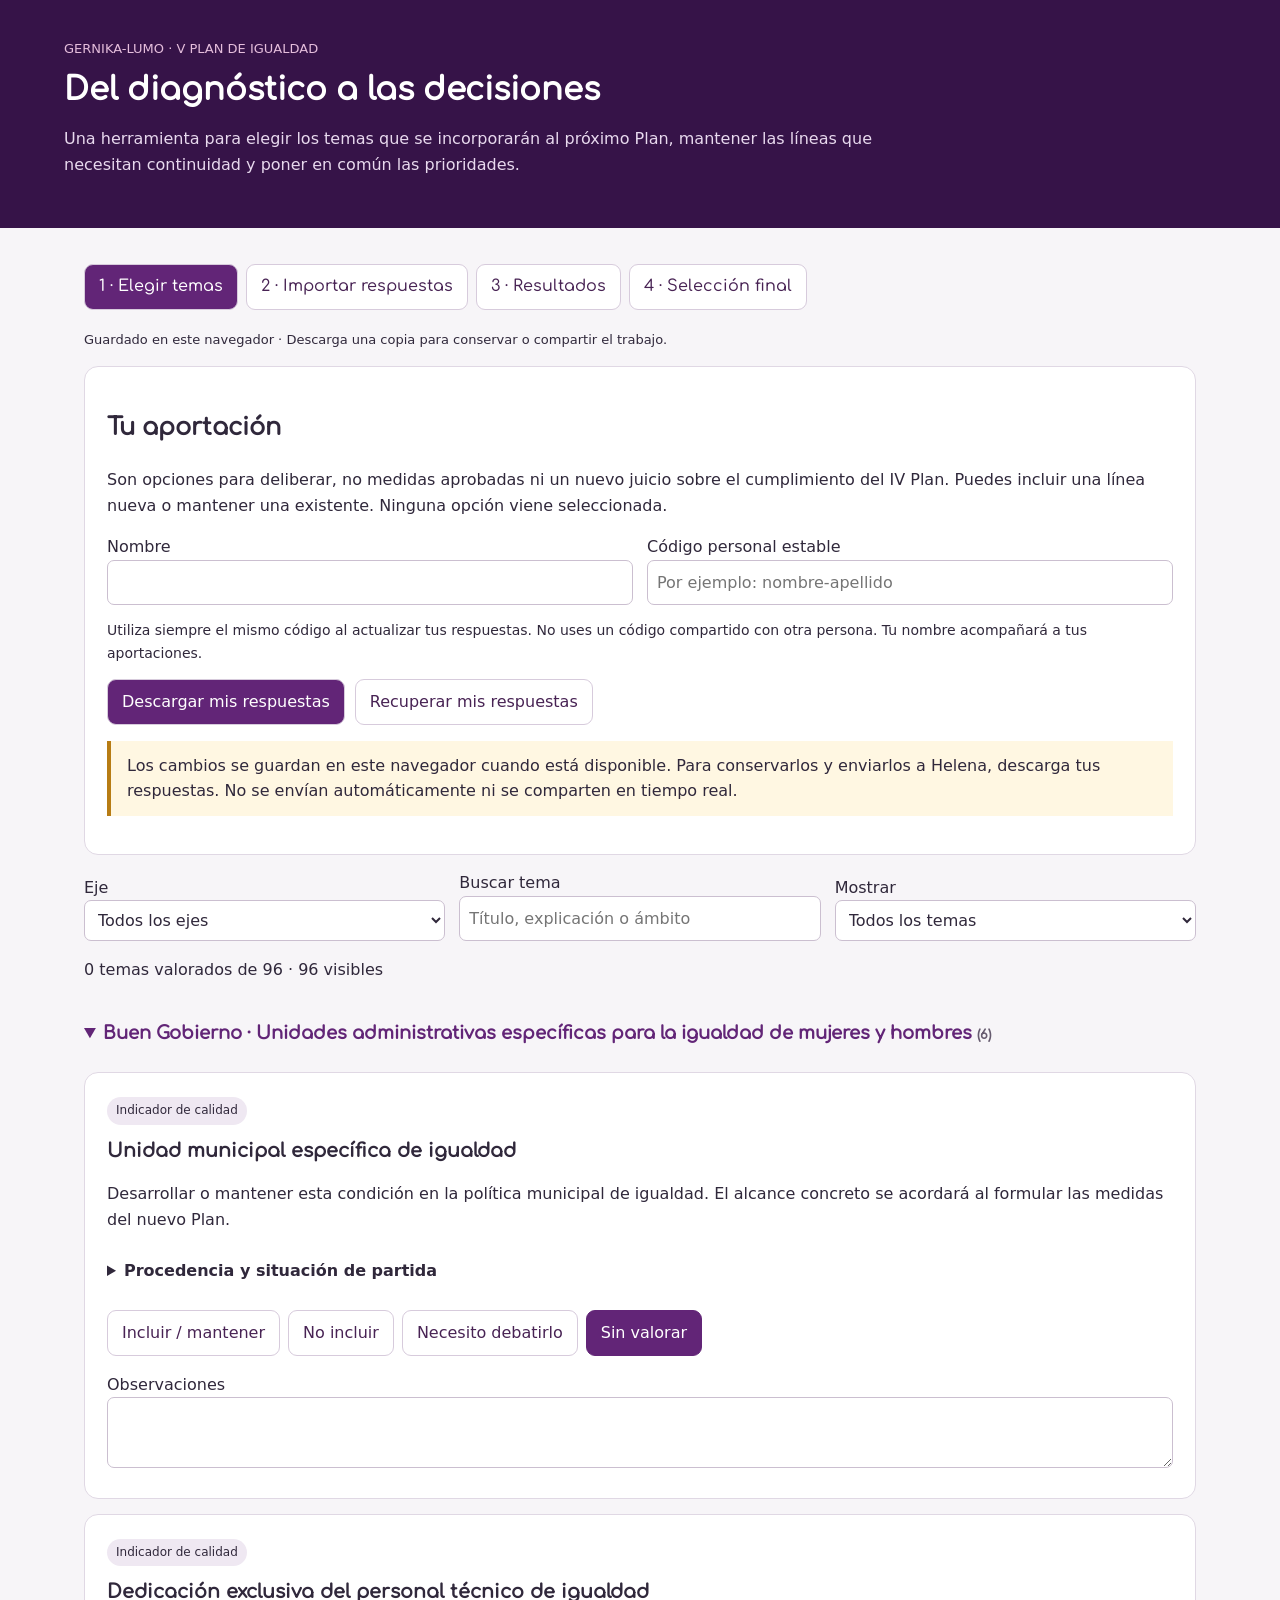
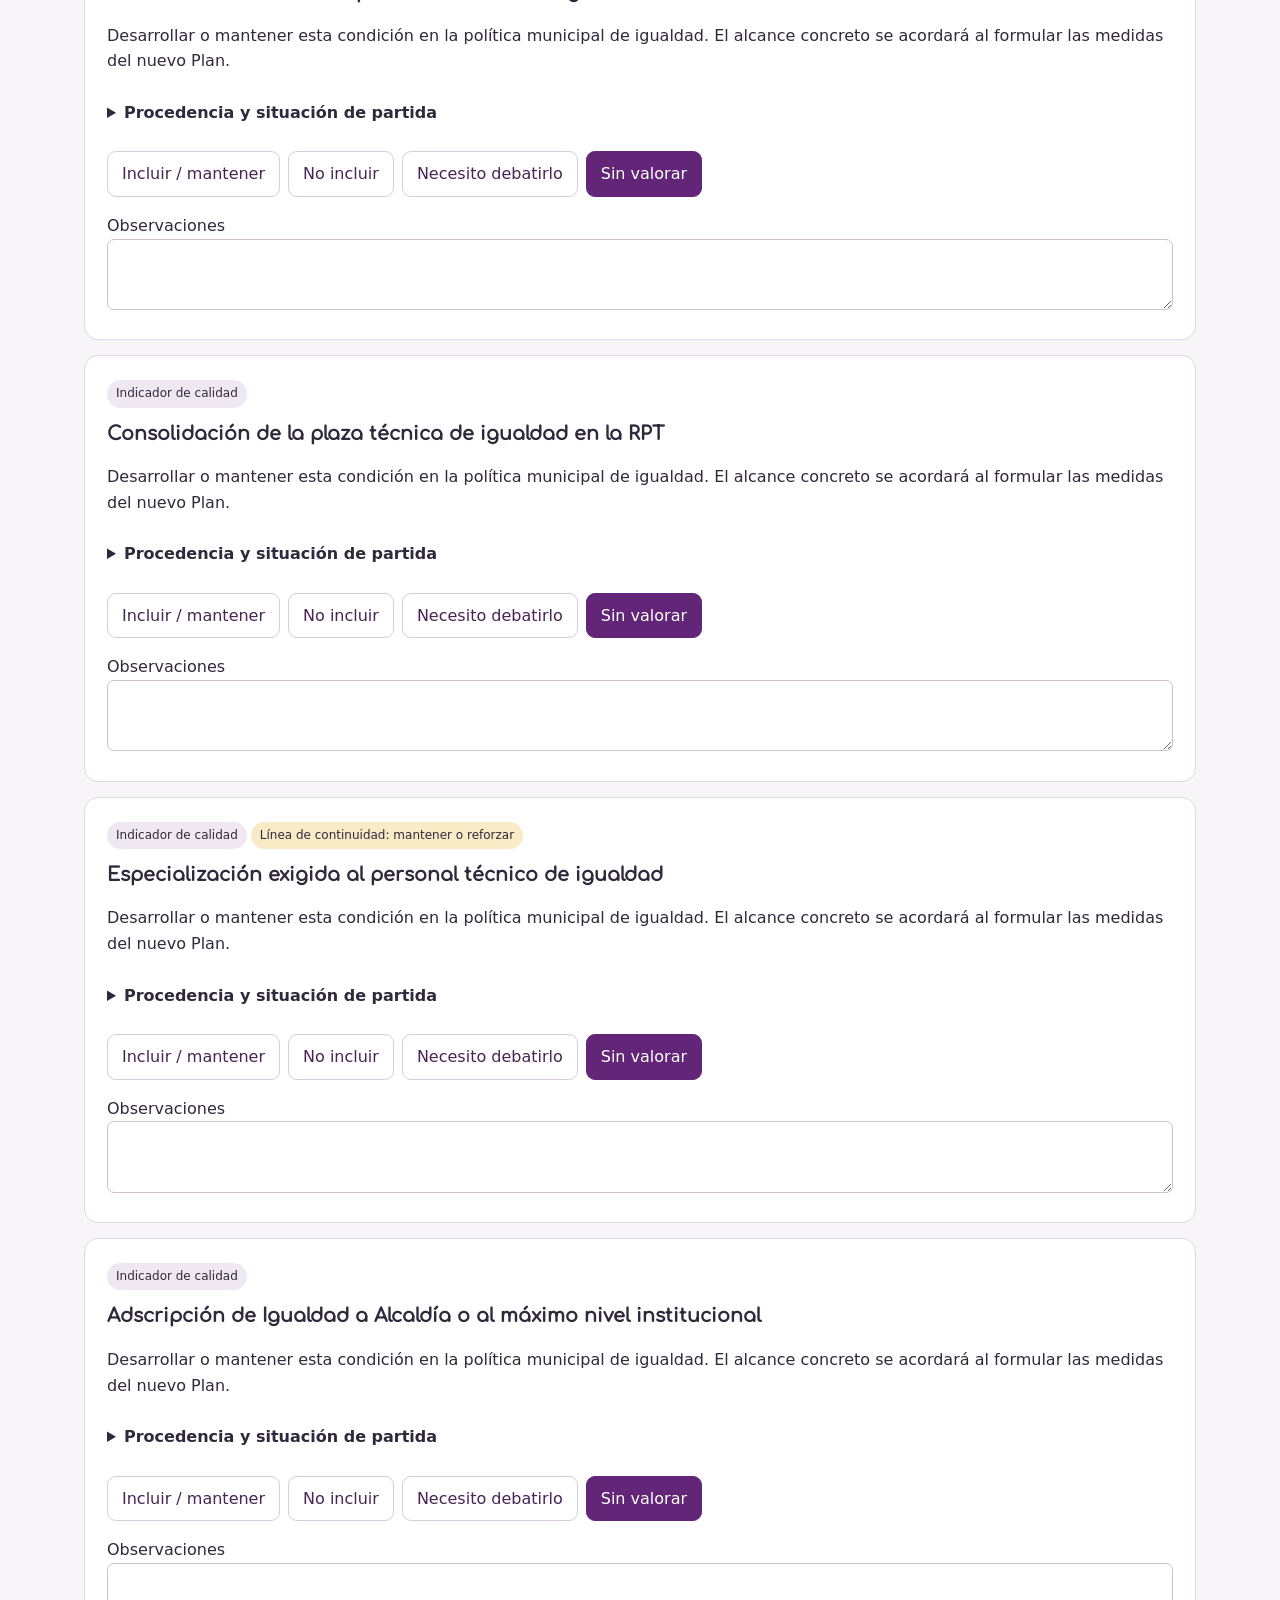
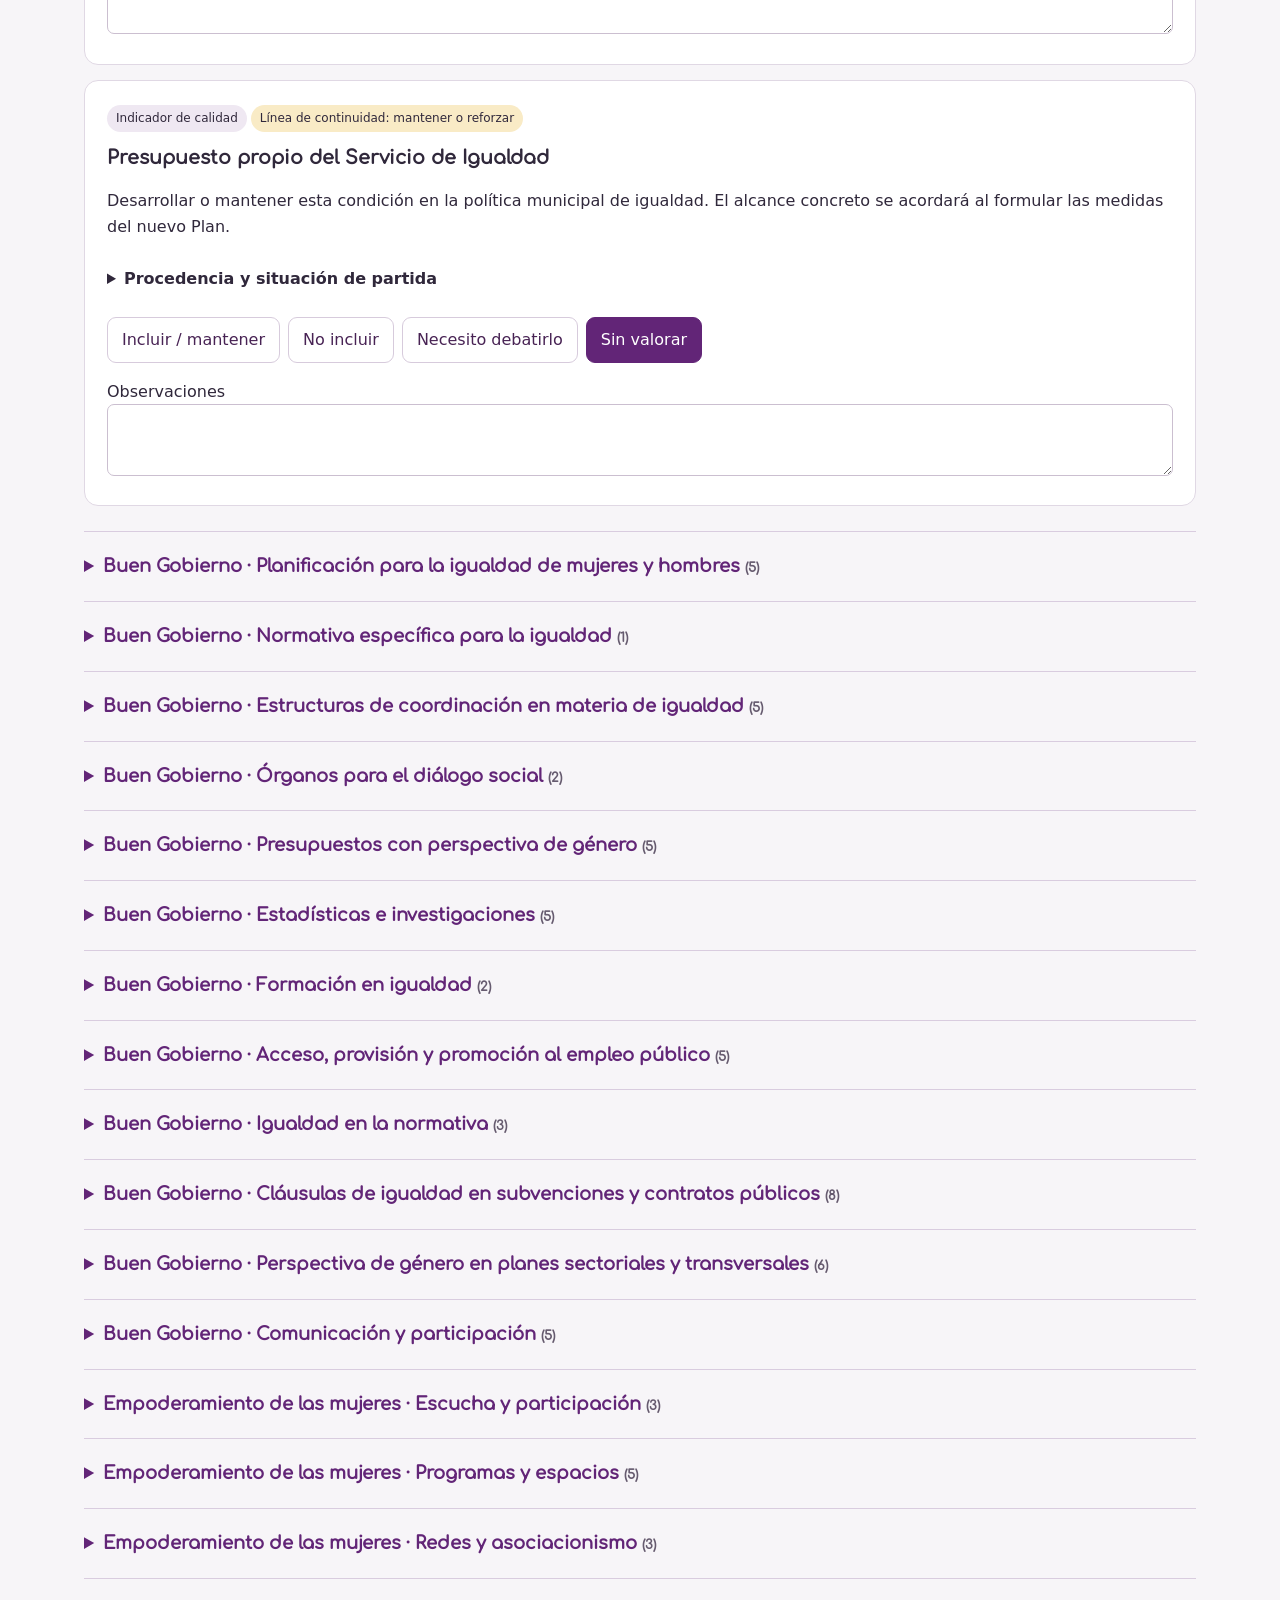
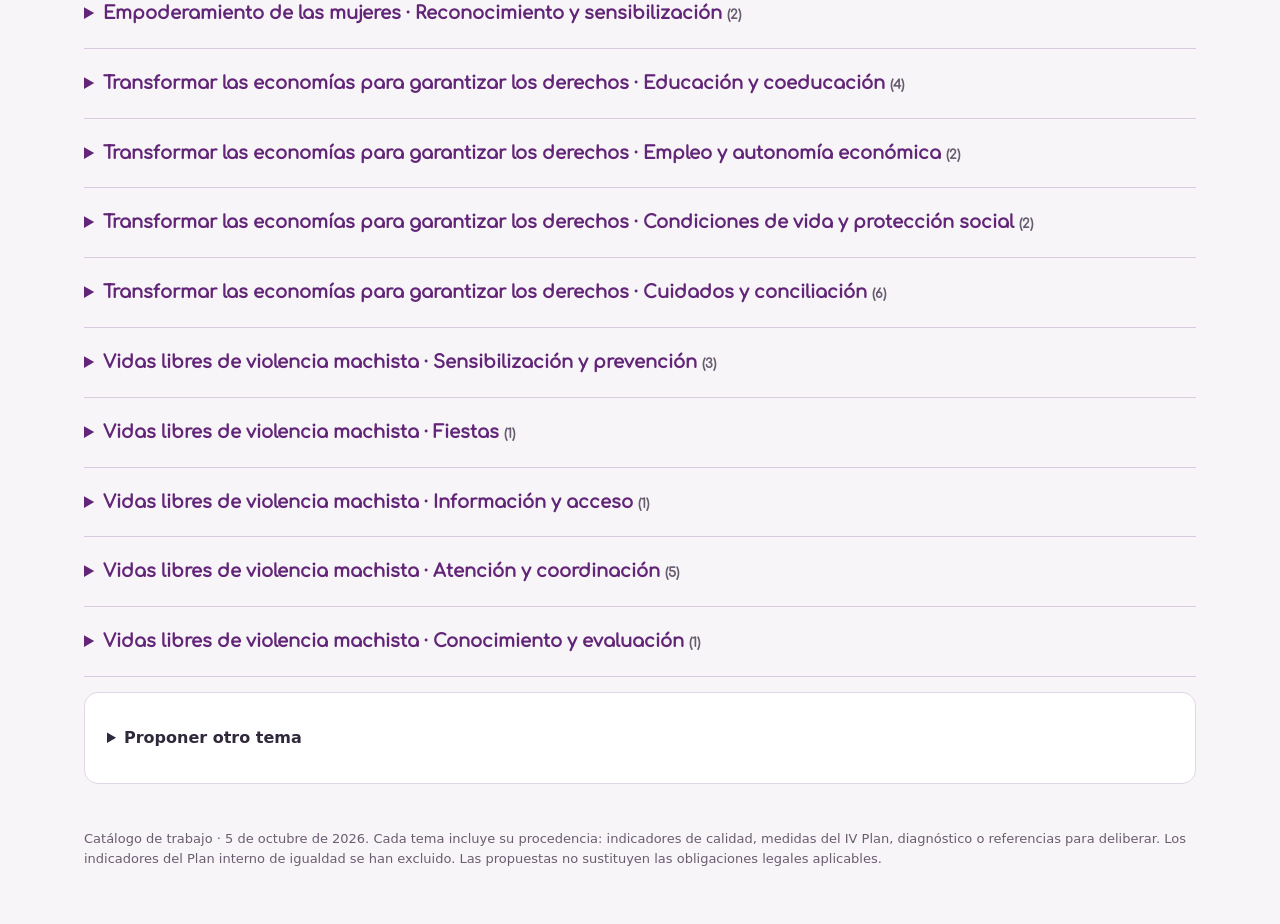
<file: herramientas/seleccion-v-plan.html>
<!doctype html><html lang="es"><meta charset="utf-8"><meta name="viewport" content="width=device-width,initial-scale=1"><title>Gernika-Lumo · Temas para el V Plan</title>
<style>
@font-face{font-family:Comfortaa;src:url([data-uri])}*{box-sizing:border-box}body{margin:0;background:#f7f5f8;color:#30283b;font:16px/1.6 system-ui,sans-serif}header{background:#361348;color:white;padding:35px max(5%,calc((100% - 1160px)/2))}h1,h2,h3,nav{font-family:Comfortaa,system-ui}h1{font-size:32px;line-height:1.3;margin:8px 0}header p{max-width:850px;color:#e8d9ee}main{max-width:1160px;margin:auto;padding:24px}nav{display:flex;gap:8px;flex-wrap:wrap;position:sticky;top:0;background:#f7f5f8;padding:12px 0;z-index:3}button,.button{font:inherit;border:1px solid #d7cbdc;border-radius:9px;background:white;color:#482354;padding:9px 14px;cursor:pointer}button:hover{border-color:#712985}button:focus-visible,input:focus-visible,textarea:focus-visible,select:focus-visible{outline:3px solid #c48c19;outline-offset:2px}nav button.active,.primary{background:#622577;color:white}input,textarea,select{font:inherit;border:1px solid #cbbfd0;border-radius:7px;padding:9px;width:100%;background:white;color:inherit}label{display:block}textarea{min-height:64px;resize:vertical}.row{display:flex;gap:14px;flex-wrap:wrap;align-items:end}.row>*{flex:1;min-width:180px}.row button{flex:0 1 auto}.panel,.card{background:white;border:1px solid #e0d8e4;border-radius:14px;padding:22px;margin:15px 0}.muted,small{color:#665b6f}small{font-size:13px}.notice{border-left:4px solid #b77c14;padding:12px 16px;background:#fff7e2}.badge{font-size:12px;border-radius:15px;background:#efe8f2;padding:4px 9px;display:inline-block;margin:2px 4px 2px 0}.continuity{background:#f9ebc6}.choices{display:flex;gap:8px;flex-wrap:wrap;margin:16px 0}.choices button[aria-pressed=true]{background:#622577;color:white;border-color:#622577}.choices button[data-choice=no][aria-pressed=true]{background:#9c3554}.choices button[data-choice=debate][aria-pressed=true]{background:#e4b33c;color:#342b17}.card h3{font-size:19px;line-height:1.5;margin:10px 0}summary{cursor:pointer;font-weight:650;padding:10px 0}.group{border-bottom:1px solid #d9ccdf;padding:10px 0}.group>summary{font-family:Comfortaa;font-size:18px;color:#622577}.source{border-left:2px solid #dfd0e6;padding-left:14px;margin:16px 0}.source p{white-space:pre-line}.toolbar{display:flex;gap:10px;flex-wrap:wrap;margin:15px 0}.stat{display:inline-block;margin-right:15px;color:#622577;font-weight:700}.bar{display:flex;height:9px;background:#eee;border-radius:9px;overflow:hidden;margin:10px 0}.yes{background:#743387}.no{background:#ac3f61}.debate{background:#e5b534}.empty{background:#ded8e1}.result h3{margin-top:0}.hidden{display:none!important}#message{position:fixed;bottom:16px;right:16px;max-width:min(550px,90vw);padding:15px 22px;background:#302039;color:white;border-radius:12px;z-index:10}.delete{color:#9c3554}.metrics{display:flex;gap:18px;flex-wrap:wrap}.metric{border-left:3px solid #bd8acb;padding:5px 15px}.metric strong{display:block;font-size:25px;color:#622577}a{color:#703083}footer{padding:30px 0;font-size:13px;color:#6b5d70}#saveState{font-size:13px;margin:8px 0}.hint{font-size:14px}.check{display:flex;align-items:center;gap:12px}.check input{width:22px;height:22px}fieldset{border:0;padding:0;margin:0}@media(max-width:600px){main{padding:14px}header{padding:25px 18px}h1{font-size:25px}.panel,.card{padding:16px}nav button{font-size:13px;padding:8px}.row>*{min-width:100%}.choices button{font-size:14px}.group>summary{font-size:16px}}@media print{header{background:white;color:#361348;padding:15px}header p{color:#333}nav,.toolbar,button,#saveState,.no-print{display:none!important}main{max-width:none;padding:0}.card{break-inside:avoid}.panel{border:0}.hidden{display:none!important}}
</style>
<header><small style="color:#e5bedc">GERNIKA-LUMO · V PLAN DE IGUALDAD</small><h1>Del diagnóstico a las decisiones</h1><p>Una herramienta para elegir los temas que se incorporarán al próximo Plan, mantener las líneas que necesitan continuidad y poner en común las prioridades.</p></header>
<main><div id="previewNotice" class="notice"><strong>Vista de lectura.</strong> Si este aviso permanece visible, abre el archivo descargado con Microsoft Edge o Chrome para seleccionar temas, guardar e importar respuestas. Aquí puedes leer todas las propuestas.</div><nav aria-label="Apartados"><button data-tab="choose" class="active">1 · Elegir temas</button><button data-tab="import">2 · Importar respuestas</button><button data-tab="results">3 · Resultados</button><button data-tab="final">4 · Selección final</button></nav><div id="saveState"></div>
<section id="choose"><div class="panel"><h2>Tu aportación</h2><p>Son opciones para deliberar, no medidas aprobadas ni un nuevo juicio sobre el cumplimiento del IV Plan. Puedes incluir una línea nueva o mantener una existente. Ninguna opción viene seleccionada.</p><div class="row"><label>Nombre<input id="name" autocomplete="name"></label><label>Código personal estable<input id="code" placeholder="Por ejemplo: nombre-apellido"></label></div><p class="hint">Utiliza siempre el mismo código al actualizar tus respuestas. No uses un código compartido con otra persona. Tu nombre acompañará a tus aportaciones.</p><div class="toolbar"><button class="primary" id="exportMine">Descargar mis respuestas</button><button id="recoverMine">Recuperar mis respuestas</button></div><p class="notice">Los cambios se guardan en este navegador cuando está disponible. Para conservarlos y enviarlos a Helena, descarga tus respuestas. No se envían automáticamente ni se comparten en tiempo real.</p></div><div class="row"><label>Eje<select id="axis"></select></label><label>Buscar tema<input id="search" type="search" placeholder="Título, explicación o ámbito"></label><label>Mostrar<select id="filter"><option value="all">Todos los temas</option><option value="continuity">Líneas de continuidad</option><option value="pending">Sin valorar</option><option value="yes">Incluir / mantener</option><option value="no">No incluir</option><option value="debate">Necesito debatirlo</option></select></label></div><p id="progress"></p><div id="topics"><h2>Buen Gobierno</h2><article class="card"><span class="badge">Indicador de calidad</span><h3>Unidad municipal específica de igualdad</h3><p>Desarrollar o mantener esta condición en la política municipal de igualdad. El alcance concreto se acordará al formular las medidas del nuevo Plan.</p></article><article class="card"><span class="badge">Indicador de calidad</span><h3>Dedicación exclusiva del personal técnico de igualdad</h3><p>Desarrollar o mantener esta condición en la política municipal de igualdad. El alcance concreto se acordará al formular las medidas del nuevo Plan.</p></article><article class="card"><span class="badge">Indicador de calidad</span><h3>Consolidación de la plaza técnica de igualdad en la RPT</h3><p>Desarrollar o mantener esta condición en la política municipal de igualdad. El alcance concreto se acordará al formular las medidas del nuevo Plan.</p></article><article class="card"><span class="badge">Indicador de calidad</span><span class="badge continuity">Mantener o reforzar</span><h3>Especialización exigida al personal técnico de igualdad</h3><p>Desarrollar o mantener esta condición en la política municipal de igualdad. El alcance concreto se acordará al formular las medidas del nuevo Plan.</p></article><article class="card"><span class="badge">Indicador de calidad</span><h3>Adscripción de Igualdad a Alcaldía o al máximo nivel institucional</h3><p>Desarrollar o mantener esta condición en la política municipal de igualdad. El alcance concreto se acordará al formular las medidas del nuevo Plan.</p></article><article class="card"><span class="badge">Indicador de calidad</span><span class="badge continuity">Mantener o reforzar</span><h3>Presupuesto propio del Servicio de Igualdad</h3><p>Desarrollar o mantener esta condición en la política municipal de igualdad. El alcance concreto se acordará al formular las medidas del nuevo Plan.</p></article><article class="card"><span class="badge">Indicador de calidad</span><span class="badge continuity">Mantener o reforzar</span><h3>Presupuesto específico para desarrollar el Plan</h3><p>Desarrollar o mantener esta condición en la política municipal de igualdad. El alcance concreto se acordará al formular las medidas del nuevo Plan.</p></article><article class="card"><span class="badge">Indicador de calidad</span><span class="badge continuity">Mantener o reforzar</span><h3>Elaboración de un plan operativo de igualdad a partir del calendario del Plan</h3><p>Elaborar la programación operativa anual a partir del calendario del Plan, concretando las actuaciones, las responsabilidades, los plazos y los recursos necesarios para su ejecución.</p></article><article class="card"><span class="badge">Indicador de calidad</span><h3>Seguimiento periódico del Plan</h3><p>Desarrollar o mantener esta condición en la política municipal de igualdad. El alcance concreto se acordará al formular las medidas del nuevo Plan.</p></article><article class="card"><span class="badge">Indicador de calidad</span><span class="badge continuity">Mantener o reforzar</span><h3>Evaluación de los resultados del Plan</h3><p>Desarrollar o mantener esta condición en la política municipal de igualdad. El alcance concreto se acordará al formular las medidas del nuevo Plan.</p></article><article class="card"><span class="badge">Indicador de calidad</span><h3>Integración de la igualdad en la estrategia municipal</h3><p>Desarrollar o mantener esta condición en la política municipal de igualdad. El alcance concreto se acordará al formular las medidas del nuevo Plan.</p></article><article class="card"><span class="badge">Indicador de calidad</span><h3>Ordenanza o normativa municipal de igualdad</h3><p>Desarrollar o mantener esta condición en la política municipal de igualdad. El alcance concreto se acordará al formular las medidas del nuevo Plan.</p></article><article class="card"><span class="badge">Indicador de calidad</span><h3>Coordinación política y técnica estable de igualdad</h3><p>Desarrollar o mantener esta condición en la política municipal de igualdad. El alcance concreto se acordará al formular las medidas del nuevo Plan.</p></article><article class="card"><span class="badge">Indicador de calidad</span><h3>Liderazgo de Alcaldía en la coordinación interdepartamental</h3><p>Desarrollar o mantener esta condición en la política municipal de igualdad. El alcance concreto se acordará al formular las medidas del nuevo Plan.</p></article><article class="card"><span class="badge">Indicador de calidad</span><span class="badge continuity">Mantener o reforzar</span><h3>Coordinación interinstitucional frente a la violencia machista</h3><p>Desarrollar o mantener esta condición en la política municipal de igualdad. El alcance concreto se acordará al formular las medidas del nuevo Plan.</p></article><article class="card"><span class="badge">Indicador de calidad</span><h3>Coordinación entre áreas municipales frente a la violencia machista</h3><p>Desarrollar o mantener esta condición en la política municipal de igualdad. El alcance concreto se acordará al formular las medidas del nuevo Plan.</p></article><article class="card"><span class="badge">Indicador de calidad</span><span class="badge continuity">Mantener o reforzar</span><h3>Participación municipal en redes de coordinación de igualdad</h3><p>Desarrollar o mantener esta condición en la política municipal de igualdad. El alcance concreto se acordará al formular las medidas del nuevo Plan.</p></article><article class="card"><span class="badge">Indicador de calidad</span><h3>Espacio estable de interlocución con asociaciones y movimiento feminista</h3><p>Desarrollar o mantener esta condición en la política municipal de igualdad. El alcance concreto se acordará al formular las medidas del nuevo Plan.</p></article><article class="card"><span class="badge">Indicador de calidad</span><h3>Procesos que garanticen la participación feminista y asociativa</h3><p>Desarrollar o mantener esta condición en la política municipal de igualdad. El alcance concreto se acordará al formular las medidas del nuevo Plan.</p></article><article class="card"><span class="badge">Indicador de calidad</span><span class="badge continuity">Mantener o reforzar</span><h3>Dotación anual de presupuesto para igualdad</h3><p>Desarrollar o mantener esta condición en la política municipal de igualdad. El alcance concreto se acordará al formular las medidas del nuevo Plan.</p></article><article class="card"><span class="badge">Indicador de calidad</span><h3>Evaluación del impacto de género del presupuesto municipal</h3><p>Desarrollar o mantener esta condición en la política municipal de igualdad. El alcance concreto se acordará al formular las medidas del nuevo Plan.</p></article><article class="card"><span class="badge">Indicador de calidad</span><h3>Desarrollo de presupuestos con perspectiva de género</h3><p>Desarrollar o mantener esta condición en la política municipal de igualdad. El alcance concreto se acordará al formular las medidas del nuevo Plan.</p></article><article class="card"><span class="badge">Indicador de calidad</span><h3>Incremento y seguimiento del peso presupuestario de igualdad</h3><p>Planificar el refuerzo presupuestario y medir su evolución. El indicador de referencia utiliza el 1 %; no se presenta aquí como un mínimo legal municipal. El dato actual permanece provisional por falta de acreditación.</p></article><article class="card"><span class="badge">Indicador de calidad</span><h3>Instrucciones para incorporar el género a los presupuestos</h3><p>Desarrollar o mantener esta condición en la política municipal de igualdad. El alcance concreto se acordará al formular las medidas del nuevo Plan.</p></article><article class="card"><span class="badge">Indicador de calidad</span><h3>Recogida sistemática de datos desagregados por sexo</h3><p>Desarrollar o mantener esta condición en la política municipal de igualdad. El alcance concreto se acordará al formular las medidas del nuevo Plan.</p></article><article class="card"><span class="badge">Indicador de calidad</span><h3>Análisis y utilización de los datos por sexo</h3><p>Desarrollar o mantener esta condición en la política municipal de igualdad. El alcance concreto se acordará al formular las medidas del nuevo Plan.</p></article><article class="card"><span class="badge">Indicador de calidad</span><h3>Cruce del sexo con otras variables de desigualdad</h3><p>Desarrollar o mantener esta condición en la política municipal de igualdad. El alcance concreto se acordará al formular las medidas del nuevo Plan.</p></article><article class="card"><span class="badge">Indicador de calidad</span><h3>Identificación de brechas de género en los datos municipales</h3><p>Desarrollar o mantener esta condición en la política municipal de igualdad. El alcance concreto se acordará al formular las medidas del nuevo Plan.</p></article><article class="card"><span class="badge">Indicador de calidad</span><h3>Indicadores que permitan conocer las desigualdades de género</h3><p>Desarrollar o mantener esta condición en la política municipal de igualdad. El alcance concreto se acordará al formular las medidas del nuevo Plan.</p></article><article class="card"><span class="badge">Indicador de calidad</span><h3>Plan de formación en igualdad para personal y responsables políticos</h3><p>Desarrollar o mantener esta condición en la política municipal de igualdad. El alcance concreto se acordará al formular las medidas del nuevo Plan.</p></article><article class="card"><span class="badge">Indicador de calidad</span><h3>Perspectiva de género en la formación de todas las áreas</h3><p>Desarrollar o mantener esta condición en la política municipal de igualdad. El alcance concreto se acordará al formular las medidas del nuevo Plan.</p></article><article class="card"><span class="badge">Indicador de calidad</span><h3>Valoración de formación y méritos de igualdad en la selección de personal</h3><p>Desarrollar o mantener esta condición en la política municipal de igualdad. El alcance concreto se acordará al formular las medidas del nuevo Plan.</p></article><article class="card"><span class="badge">Indicador de calidad</span><h3>Contenidos de igualdad en acceso y promoción al empleo público</h3><p>Desarrollar o mantener esta condición en la política municipal de igualdad. El alcance concreto se acordará al formular las medidas del nuevo Plan.</p></article><article class="card"><span class="badge">Indicador de calidad</span><span class="badge continuity">Mantener o reforzar</span><h3>Medidas correctoras de desigualdades en las bases de selección</h3><p>Desarrollar o mantener esta condición en la política municipal de igualdad. El alcance concreto se acordará al formular las medidas del nuevo Plan.</p></article><article class="card"><span class="badge">Indicador de calidad</span><span class="badge continuity">Mantener o reforzar</span><h3>Composición equilibrada de los tribunales de selección</h3><p>Desarrollar o mantener esta condición en la política municipal de igualdad. El alcance concreto se acordará al formular las medidas del nuevo Plan.</p></article><article class="card"><span class="badge">Indicador de calidad</span><h3>Capacitación en igualdad de los tribunales de selección</h3><p>Desarrollar o mantener esta condición en la política municipal de igualdad. El alcance concreto se acordará al formular las medidas del nuevo Plan.</p></article><article class="card"><span class="badge">Indicador de calidad</span><h3>Instrucciones para evaluar el impacto de género de las normas</h3><p>Desarrollar o mantener esta condición en la política municipal de igualdad. El alcance concreto se acordará al formular las medidas del nuevo Plan.</p></article><article class="card"><span class="badge">Indicador de calidad</span><h3>Evaluación sistemática del impacto de género normativo</h3><p>Desarrollar o mantener esta condición en la política municipal de igualdad. El alcance concreto se acordará al formular las medidas del nuevo Plan.</p></article><article class="card"><span class="badge">Indicador de calidad</span><h3>Seguimiento de las evaluaciones de impacto de género</h3><p>Desarrollar o mantener esta condición en la política municipal de igualdad. El alcance concreto se acordará al formular las medidas del nuevo Plan.</p></article><article class="card"><span class="badge">Indicador de calidad</span><h3>Cláusulas de igualdad en los contratos municipales</h3><p>Desarrollar o mantener esta condición en la política municipal de igualdad. El alcance concreto se acordará al formular las medidas del nuevo Plan.</p></article><article class="card"><span class="badge">Indicador de calidad</span><h3>Instrucciones comunes de contratación con perspectiva de género</h3><p>Desarrollar o mantener esta condición en la política municipal de igualdad. El alcance concreto se acordará al formular las medidas del nuevo Plan.</p></article><article class="card"><span class="badge">Indicador de calidad</span><h3>Verificación del cumplimiento de las cláusulas en contratos</h3><p>Desarrollar o mantener esta condición en la política municipal de igualdad. El alcance concreto se acordará al formular las medidas del nuevo Plan.</p></article><article class="card"><span class="badge">Indicador de calidad</span><h3>Consecuencias del incumplimiento de las cláusulas en contratos</h3><p>Desarrollar o mantener esta condición en la política municipal de igualdad. El alcance concreto se acordará al formular las medidas del nuevo Plan.</p></article><article class="card"><span class="badge">Indicador de calidad</span><h3>Cláusulas de igualdad en las subvenciones municipales</h3><p>Desarrollar o mantener esta condición en la política municipal de igualdad. El alcance concreto se acordará al formular las medidas del nuevo Plan.</p></article><article class="card"><span class="badge">Indicador de calidad</span><h3>Instrucciones comunes de igualdad en subvenciones</h3><p>Desarrollar o mantener esta condición en la política municipal de igualdad. El alcance concreto se acordará al formular las medidas del nuevo Plan.</p></article><article class="card"><span class="badge">Indicador de calidad</span><h3>Verificación de las cláusulas de igualdad en subvenciones</h3><p>Desarrollar o mantener esta condición en la política municipal de igualdad. El alcance concreto se acordará al formular las medidas del nuevo Plan.</p></article><article class="card"><span class="badge">Indicador de calidad</span><h3>Consecuencias del incumplimiento en subvenciones</h3><p>Desarrollar o mantener esta condición en la política municipal de igualdad. El alcance concreto se acordará al formular las medidas del nuevo Plan.</p></article><article class="card"><span class="badge">Indicador de calidad</span><h3>Diagnósticos de desigualdad en la planificación sectorial</h3><p>Desarrollar o mantener esta condición en la política municipal de igualdad. El alcance concreto se acordará al formular las medidas del nuevo Plan.</p></article><article class="card"><span class="badge">Indicador de calidad</span><h3>Objetivos de igualdad en los planes de cada área</h3><p>Desarrollar o mantener esta condición en la política municipal de igualdad. El alcance concreto se acordará al formular las medidas del nuevo Plan.</p></article><article class="card"><span class="badge">Indicador de calidad</span><h3>Actuaciones de igualdad en la planificación sectorial</h3><p>Desarrollar o mantener esta condición en la política municipal de igualdad. El alcance concreto se acordará al formular las medidas del nuevo Plan.</p></article><article class="card"><span class="badge">Indicador de calidad</span><h3>Indicadores de género en el seguimiento de los planes sectoriales</h3><p>Desarrollar o mantener esta condición en la política municipal de igualdad. El alcance concreto se acordará al formular las medidas del nuevo Plan.</p></article><article class="card"><span class="badge">Indicador de calidad</span><h3>Participación del Servicio de Igualdad en el diseño de planes sectoriales</h3><p>Desarrollar o mantener esta condición en la política municipal de igualdad. El alcance concreto se acordará al formular las medidas del nuevo Plan.</p></article><article class="card"><span class="badge">Indicador de calidad</span><h3>Participación del Servicio de Igualdad en su seguimiento</h3><p>Desarrollar o mantener esta condición en la política municipal de igualdad. El alcance concreto se acordará al formular las medidas del nuevo Plan.</p></article><article class="card"><span class="badge">Diagnóstico y continuidad del IV Plan</span><span class="badge continuity">Mantener o reforzar</span><h3>Comunicar el nuevo Plan y sus avances</h3><p>Renovar la difusión del Plan y mantener información accesible sobre su desarrollo. No se propone volver a aprobar o difundir el IV Plan.</p></article><article class="card"><span class="badge">Diagnóstico y continuidad del IV Plan</span><h3>Comunicación e impresos municipales no sexistas</h3><p>Aplicar criterios comunes de lenguaje e imágenes y revisar periódicamente los materiales municipales.</p></article><article class="card"><span class="badge">Diagnóstico y continuidad del IV Plan</span><h3>Igualdad en la acogida y en la información de servicios municipales</h3><p>Incorporar criterios de igualdad a la información de acogida del Ayuntamiento y sus servicios.</p></article><article class="card"><span class="badge">Diagnóstico y continuidad del IV Plan</span><h3>Perspectiva de género en los procesos participativos</h3><p>Revisar convocatorias, horarios, comunicación y dinámicas para favorecer la participación efectiva de las mujeres.</p></article><article class="card"><span class="badge">Diagnóstico y continuidad del IV Plan</span><h3>Representación equilibrada en órganos y actos municipales</h3><p>Analizar la composición y adoptar medidas para corregir desequilibrios en órganos y representación pública.</p></article><h2>Empoderamiento de las mujeres</h2><article class="card"><span class="badge">Diagnóstico / IV Plan / referencia externa</span><h3>Conocer las necesidades de empoderamiento de las mujeres</h3><p>Escuchar a mujeres diversas y trasladar sus prioridades al programa municipal.</p></article><article class="card"><span class="badge">Diagnóstico / IV Plan / referencia externa</span><h3>Programa estable o escuela de empoderamiento</h3><p>Diseñar una programación continuada, desarrollarla y evaluarla con las mujeres; no equipararla a campañas puntuales.</p></article><article class="card"><span class="badge">Diagnóstico / IV Plan / referencia externa</span><h3>Casa de las Mujeres o espacio estable de referencia</h3><p>Valorar funciones, gestión compartida y recursos antes de elegir un equipamiento. Una escuela no requiere necesariamente una casa propia.</p></article><article class="card"><span class="badge">Diagnóstico / IV Plan / referencia externa</span><h3>Redes entre mujeres diversas</h3><p>Favorecer encuentros y colaboración entre mujeres de distintas edades, procedencias y situaciones.</p></article><article class="card"><span class="badge">Diagnóstico / IV Plan / referencia externa</span><span class="badge continuity">Mantener o reforzar</span><h3>Participación de las mujeres en las decisiones municipales</h3><p>Sostener cauces para influir en las decisiones y participar en los procesos municipales.</p></article><article class="card"><span class="badge">Diagnóstico / IV Plan / referencia externa</span><h3>Diseño compartido de la programación con las mujeres</h3><p>Incorporar al movimiento feminista y las asociaciones a la definición de la programación; incluir encuentros bilaterales cuando resulten útiles.</p></article><article class="card"><span class="badge">Diagnóstico / IV Plan / referencia externa</span><h3>Apoyo económico a iniciativas de mujeres y feministas</h3><p>Valorar una línea de apoyo a proyectos propios del movimiento asociativo y feminista.</p></article><article class="card"><span class="badge">Diagnóstico / IV Plan / referencia externa</span><h3>Acompañamiento para acceder a financiación y trámites</h3><p>Facilitar información sobre convocatorias de otras entidades y apoyo práctico a las asociaciones, sin sustituir su autonomía.</p></article><article class="card"><span class="badge">Diagnóstico / IV Plan / referencia externa</span><h3>Empoderamiento de las mujeres mayores</h3><p>Considerar participación, redes y autonomía en la vejez, evitando enfoques paternalistas.</p></article><article class="card"><span class="badge">Diagnóstico / IV Plan / referencia externa</span><h3>Accesibilidad y diversidad en los programas</h3><p>Adaptar las condiciones de participación a mujeres jóvenes, migradas, con discapacidad y con distintas responsabilidades de cuidado.</p></article><article class="card"><span class="badge">Diagnóstico / IV Plan / referencia externa</span><h3>Salud, autocuidado y autonomía corporal</h3><p>Valorar contenidos sobre bienestar y sexualidad, incluidos posibles programas en torno al 28 de mayo; no se presupone una demanda local confirmada.</p></article><article class="card"><span class="badge">Diagnóstico / IV Plan / referencia externa</span><span class="badge continuity">Mantener o reforzar</span><h3>Memoria y reconocimiento de las aportaciones de las mujeres</h3><p>Dar continuidad al reconocimiento de las mujeres del municipio y valorar iniciativas de memoria y genealogía feminista.</p></article><article class="card"><span class="badge">Diagnóstico / IV Plan / referencia externa</span><span class="badge continuity">Mantener o reforzar</span><h3>Programación del 8M y del 17 de mayo</h3><p>Mantener las campañas y su preparación participativa. El 25N se recoge en violencia para evitar duplicar la misma selección.</p></article><h2>Transformar las economías para garantizar los derechos</h2><article class="card"><span class="badge">Diagnóstico y continuidad del IV Plan</span><h3>Elaborar y poner en marcha el Plan de Coeducación</h3><p>Utilizar el diagnóstico de 2023 y acordar actuaciones con la comunidad educativa.</p></article><article class="card"><span class="badge">Diagnóstico y continuidad del IV Plan</span><h3>Coordinación y evaluación del Plan de Coeducación</h3><p>Constituir la estructura de seguimiento pertinente y revisar anualmente avances. El Consejo Escolar no sustituye por sí solo esta función.</p></article><article class="card"><span class="badge">Diagnóstico y continuidad del IV Plan</span><h3>Coeducación en colonias, Gazteleku y ocio educativo</h3><p>Formar a los equipos y aplicar criterios coeducativos en la programación, la distribución de tareas y las relaciones.</p></article><article class="card"><span class="badge">Diagnóstico y continuidad del IV Plan</span><h3>Orientación educativa sin estereotipos de género</h3><p>Valorar actuaciones sobre elecciones formativas y acceso de las chicas a ámbitos científicos y tecnológicos, contrastando la necesidad con la comunidad educativa.</p></article><article class="card"><span class="badge">Diagnóstico y continuidad del IV Plan</span><h3>Perspectiva de género en los servicios de empleo</h3><p>Revisar orientación, formación, intermediación y seguimiento con el área responsable; atender obstáculos de acceso y permanencia.</p></article><article class="card"><span class="badge">Diagnóstico y continuidad del IV Plan</span><h3>Colaboración con empresas para mejorar la igualdad laboral</h3><p>Acompañar y derivar hacia recursos especializados; abordar segregación y calidad del empleo dentro de las competencias municipales.</p></article><article class="card"><span class="badge">Diagnóstico y continuidad del IV Plan</span><h3>Acceso de las mujeres a servicios y prestaciones sociales</h3><p>Revisar información, acompañamiento y barreras de acceso con Acción Social y la Mancomunidad, aprovechando lo recogido en el diagnóstico de cuidados.</p></article><article class="card"><span class="badge">Diagnóstico y continuidad del IV Plan</span><h3>Perspectiva de género en la intervención social</h3><p>Incorporar el análisis de desigualdades y autonomía económica en la atención, las derivaciones y la evaluación de los servicios.</p></article><article class="card"><span class="badge">Diagnóstico y continuidad del IV Plan</span><span class="badge continuity">Mantener o reforzar</span><h3>Elaborar y desarrollar el Plan de Cuidados</h3><p>Dar continuidad al diagnóstico compartido y acordar el reparto de actuaciones entre el Plan de Igualdad y el Plan de Cuidados, evitando duplicaciones.</p></article><article class="card"><span class="badge">Diagnóstico y continuidad del IV Plan</span><span class="badge continuity">Mantener o reforzar</span><h3>Sostener la Mesa de Cuidados y su coordinación</h3><p>Acordar funciones, participación, responsables y recursos para mantener el trabajo compartido durante la elaboración y ejecución del Plan de Cuidados.</p></article><article class="card"><span class="badge">Diagnóstico y continuidad del IV Plan</span><h3>Corresponsabilidad de los hombres en los cuidados</h3><p>Desarrollar iniciativas de implicación de los hombres en el cuidado y la transformación de los modelos de masculinidad.</p></article><article class="card"><span class="badge">Diagnóstico y continuidad del IV Plan</span><h3>Apoyo a cuidadoras no profesionales</h3><p>Articular apoyos, información y respiro con las actuaciones del futuro Plan de Cuidados.</p></article><article class="card"><span class="badge">Diagnóstico y continuidad del IV Plan</span><h3>Derechos de las trabajadoras del hogar y de cuidados</h3><p>Valorar información y acompañamiento sobre derechos y recursos, considerando las barreras que afectan a las mujeres migradas.</p></article><article class="card"><span class="badge">Diagnóstico y continuidad del IV Plan</span><h3>Cobertura y accesibilidad de la conciliación</h3><p>Revisar horarios, condiciones de acceso y cobertura de los servicios, incluidas colonias y recursos de ocio; definir mejoras viables con las áreas responsables.</p></article><h2>Vidas libres de violencia machista</h2><article class="card"><span class="badge">Diagnóstico y continuidad del IV Plan</span><span class="badge continuity">Mantener o reforzar</span><h3>Programación del 25N y sensibilización continuada</h3><p>Mantener las campañas y acciones preventivas a lo largo del año, con participación feminista.</p></article><article class="card"><span class="badge">Diagnóstico y continuidad del IV Plan</span><span class="badge continuity">Mantener o reforzar</span><h3>Prevención con jóvenes y Beldur Barik</h3><p>Mantener o desarrollar propuestas con jóvenes y agentes educativos.</p></article><article class="card"><span class="badge">Diagnóstico y continuidad del IV Plan</span><span class="badge continuity">Mantener o reforzar</span><h3>Autodefensa feminista</h3><p>Dar continuidad a los talleres como recurso preventivo y de autonomía; no equipararlos por sí solos a un programa completo de empoderamiento.</p></article><article class="card"><span class="badge">Diagnóstico y continuidad del IV Plan</span><span class="badge continuity">Mantener o reforzar</span><h3>Dispositivo de prevención y atención en fiestas</h3><p>Mantener y revisar el dispositivo, contrastando su evolución y suficiencia con el movimiento feminista y las comisiones de fiestas.</p></article><article class="card"><span class="badge">Diagnóstico y continuidad del IV Plan</span><span class="badge continuity">Mantener o reforzar</span><h3>Información accesible sobre recursos de violencia</h3><p>Mantener y actualizar la información sobre prevención, atención y reparación, incluidas hijas e hijos.</p></article><article class="card"><span class="badge">Diagnóstico y continuidad del IV Plan</span><span class="badge continuity">Mantener o reforzar</span><h3>Actualización y seguimiento del marco comarcal</h3><p>Impulsar el protocolo comarcal y concretar las responsabilidades municipales, sin duplicarlo con otro protocolo independiente. Contrastar esta orientación con el movimiento feminista.</p></article><article class="card"><span class="badge">Diagnóstico y continuidad del IV Plan</span><span class="badge continuity">Mantener o reforzar</span><h3>Mantener y reforzar los servicios de atención y reparación</h3><p>Revisar suficiencia, accesibilidad y continuidad de la respuesta integral, incluidas las necesidades de hijas e hijos.</p></article><article class="card"><span class="badge">Diagnóstico y continuidad del IV Plan</span><span class="badge continuity">Mantener o reforzar</span><h3>Mejora de las derivaciones entre puertas de entrada</h3><p>Acordar circuitos entre servicios sociales, salud, policía y recursos especializados, dentro del marco comarcal.</p></article><article class="card"><span class="badge">Diagnóstico y continuidad del IV Plan</span><h3>Accesibilidad para mujeres que encuentran mayores barreras</h3><p>Revisar barreras lingüísticas, económicas, de edad o discapacidad y evitar atribuir características no acreditadas a las mujeres atendidas.</p></article><article class="card"><span class="badge">Diagnóstico y continuidad del IV Plan</span><h3>Formación de profesionales de detección y atención</h3><p>Reforzar capacidades de los equipos que detectan, derivan y atienden, aprovechando la coordinación existente.</p></article><article class="card"><span class="badge">Diagnóstico y continuidad del IV Plan</span><h3>Seguimiento de datos y funcionamiento de los recursos</h3><p>Revisar periódicamente los datos municipales disponibles, distinguiendo mujeres, atenciones y ámbitos territoriales; utilizar los resultados para mejorar servicios.</p></article></div><details class="panel"><summary>Proponer otro tema</summary><label>Eje<select id="newAxis"></select></label><label>Título<input id="newTitle" maxlength="240"></label><label>¿Qué propones y por qué?<textarea id="newDescription" maxlength="4000"></textarea></label><button id="addTopic">Añadir propuesta</button></details></section>
<section id="import" class="hidden"><div class="panel"><h2>Reunir las respuestas en la misma herramienta</h2><ol><li>Envía este mismo HTML a las participantes.</li><li>Cada persona descarga sus respuestas y te envía ese archivo.</li><li>Importa aquí los archivos recibidos. Los resultados se actualizan sin sumar dos veces a la misma persona.</li></ol><div class="toolbar"><button class="primary" id="importResponses">Importar respuestas</button><button id="backup">Descargar copia completa del trabajo</button><button id="restore">Recuperar copia completa</button></div><p class="notice">La copia completa contiene nombres, comentarios y decisiones. Guárdala en un lugar adecuado y no la distribuyas como si fuera la herramienta vacía. Las pestañas no tienen contraseñas ni permisos diferenciados.</p><div id="people"></div></div></section>
<section id="results" class="hidden"><div class="panel"><h2>Temas por orden de apoyo</h2><p>Cada persona cuenta una vez por tema. «Sin valorar» no equivale a «No incluir». Las propuestas añadidas por participantes se muestran también; quienes no las hayan valorado no se contabilizan como rechazo. Los empates mantienen el mismo puesto.</p><label>Eje<select id="resultAxis"></select></label><div class="toolbar"><button id="exportResults">Descargar resultados (CSV)</button></div><div id="totals" class="metrics"></div></div><div id="ranking"></div></section>
<section id="final" class="hidden"><div class="panel"><h2>Acuerdos para el próximo Plan</h2><p>La votación orienta la conversación; no sustituye la decisión. Marca aquí los temas acordados y anota condiciones, límites o cuestiones que deben concretarse. Los votos no seleccionan automáticamente ningún tema.</p><div class="toolbar"><button class="primary" id="exportFinal">Descargar selección final</button><button id="printFinal">Imprimir selección final</button></div><p id="finalCount"></p></div><div id="finalList"></div></section>
<footer>Catálogo de trabajo · 5 de octubre de 2026. Cada tema incluye su procedencia: indicadores de calidad, medidas del IV Plan, diagnóstico o referencias para deliberar. Los indicadores del Plan interno de igualdad se han excluido. Las propuestas no sustituyen las obligaciones legales aplicables.</footer></main><div id="message" class="hidden" role="status"></div><input type="file" id="files" class="hidden" accept=".json,application/json" multiple><script type="application/json" id="catalog">{"version": "gernika-v-plan-2026-10-05-v1", "date": "5 de octubre de 2026", "topics": [{"id": "BG-1.1.1", "axis": "BG", "scope": "Unidades administrativas específicas para la igualdad de mujeres y hombres", "title": "Unidad municipal específica de igualdad", "description": "Desarrollar o mantener esta condición en la política municipal de igualdad. El alcance concreto se acordará al formular las medidas del nuevo Plan.", "origin": "Indicador de calidad", "continuity": false, "source": [{"label": "Indicador 1.1.1 · Parcial", "text": "La existencia de un órgano o unidad administrativa específica para la igualdad de mujeres y hombres.\n\nExiste un servicio compartido con Acción Social, no una unidad específica de igualdad.", "url": "https://helenalejarazu-jpg.github.io/128.Gernika/indicadores/"}]}, {"id": "BG-1.1.2", "axis": "BG", "scope": "Unidades administrativas específicas para la igualdad de mujeres y hombres", "title": "Dedicación exclusiva del personal técnico de igualdad", "description": "Desarrollar o mantener esta condición en la política municipal de igualdad. El alcance concreto se acordará al formular las medidas del nuevo Plan.", "origin": "Indicador de calidad", "continuity": false, "source": [{"label": "Indicador 1.1.2 · Parcial", "text": "La existencia de personal técnico que se dedique exclusivamente a la igualdad.\n\nLa dedicación a igualdad es parcial y se comparte con Acción Social.", "url": "https://helenalejarazu-jpg.github.io/128.Gernika/indicadores/"}, {"label": "IV Plan · B.G.1 · Parcialmente cumplida", "text": "El Ayuntamiento ha mantenido el recurso técnico de igualdad y ha mejorado parcialmente su dedicación durante el desarrollo del Plan. En 2021 y 2022 el servicio contaba con 19,5 horas semanales. Tras dejar de asumir prevención de riesgos laborales y quedar el puesto compartido entre igualdad y acción social, la técnica estima que dedica a igualdad aproximadamente el 60 % de su jornada de 35 horas, equivalente a 21 horas semanales. La dedicación a igualdad se habría incrementado, por tanto, en 1,5 horas semanales y se habría reducido la dispersión de funciones.\n\nLa mejora es real, pero limitada. La dedicación continúa siendo parcial y el aumento horario resulta reducido en relación con las funciones de planificación, coordinación, ejecución, seguimiento, documentación y evaluación de las políticas de igualdad. La necesidad de reconstruir la memoria del Plan, las lagunas documentales acumuladas y la dificultad para mantener mecanismos estables de seguimiento muestran que la reducción de ámbitos no ha resuelto la insuficiencia estructural del recurso técnico. La medida se valora, por ello, como parcialmente cumplida.", "url": "https://helenalejarazu-jpg.github.io/128.Gernika/"}]}, {"id": "BG-1.1.3", "axis": "BG", "scope": "Unidades administrativas específicas para la igualdad de mujeres y hombres", "title": "Consolidación de la plaza técnica de igualdad en la RPT", "description": "Desarrollar o mantener esta condición en la política municipal de igualdad. El alcance concreto se acordará al formular las medidas del nuevo Plan.", "origin": "Indicador de calidad", "continuity": false, "source": [{"label": "Indicador 1.1.3 · No acreditado / no realizado", "text": "La inclusión en las relaciones de puesto de trabajo (RTP) la plaza de la persona trabajadora técnica de igualdad entre las plazas del personal técnico superior.\n\nSegún las entrevistas, la plaza no está incluida en la RPT. El organigrama no sustituye esa comprobación.", "url": "https://helenalejarazu-jpg.github.io/128.Gernika/indicadores/"}]}, {"id": "BG-1.1.4", "axis": "BG", "scope": "Unidades administrativas específicas para la igualdad de mujeres y hombres", "title": "Especialización exigida al personal técnico de igualdad", "description": "Desarrollar o mantener esta condición en la política municipal de igualdad. El alcance concreto se acordará al formular las medidas del nuevo Plan.", "origin": "Indicador de calidad", "continuity": true, "source": [{"label": "Indicador 1.1.4 · Realizado", "text": "La inclusión de requisitos de formación específica sobre igualdad en las plazas del personal técnico de igualdad.\n\nLa técnica confirma que la convocatoria exigía formación específica en igualdad.", "url": "https://helenalejarazu-jpg.github.io/128.Gernika/indicadores/"}]}, {"id": "BG-1.1.5", "axis": "BG", "scope": "Unidades administrativas específicas para la igualdad de mujeres y hombres", "title": "Adscripción de Igualdad a Alcaldía o al máximo nivel institucional", "description": "Desarrollar o mantener esta condición en la política municipal de igualdad. El alcance concreto se acordará al formular las medidas del nuevo Plan.", "origin": "Indicador de calidad", "continuity": false, "source": [{"label": "Indicador 1.1.5 · No acreditado / no realizado", "text": "La adscripción del órgano o unidad administrativa para la igualdad a la estructura con mayor grado de jerarquía de la institución (presidencia, alcaldía o equivalente).\n\nEl organigrama encuadra el puesto bajo Secretaría General, no como unidad adscrita directamente a Alcaldía.", "url": "https://helenalejarazu-jpg.github.io/128.Gernika/indicadores/"}]}, {"id": "BG-1.1.6", "axis": "BG", "scope": "Unidades administrativas específicas para la igualdad de mujeres y hombres", "title": "Presupuesto propio del Servicio de Igualdad", "description": "Desarrollar o mantener esta condición en la política municipal de igualdad. El alcance concreto se acordará al formular las medidas del nuevo Plan.", "origin": "Indicador de calidad", "continuity": true, "source": [{"label": "Indicador 1.1.6 · Realizado", "text": "La existencia de un presupuesto para la unidad administrativa u órgano para la igualdad dentro de la institución.\n\nExiste presupuesto para Igualdad. La nueva tabla suma 97.996,50 € de crédito en dos partidas; falta confirmar año, fase presupuestaria y destino íntegro a igualdad.", "url": "https://helenalejarazu-jpg.github.io/128.Gernika/indicadores/"}]}, {"id": "BG-1.2.6", "axis": "BG", "scope": "Planificación para la igualdad de mujeres y hombres", "title": "Presupuesto específico para desarrollar el Plan", "description": "Desarrollar o mantener esta condición en la política municipal de igualdad. El alcance concreto se acordará al formular las medidas del nuevo Plan.", "origin": "Indicador de calidad", "continuity": true, "source": [{"label": "Indicador 1.2.6 · Realizado", "text": "La existencia de un presupuesto específico para los planes o programas de igualdad en vigor.\n\nSe declara una partida presupuestaria de igualdad.", "url": "https://helenalejarazu-jpg.github.io/128.Gernika/indicadores/"}]}, {"id": "BG-1.2.7", "axis": "BG", "scope": "Planificación para la igualdad de mujeres y hombres", "title": "Elaboración de un plan operativo de igualdad a partir del calendario del Plan", "description": "Elaborar la programación operativa anual a partir del calendario del Plan, concretando las actuaciones, las responsabilidades, los plazos y los recursos necesarios para su ejecución.", "origin": "Indicador de calidad", "continuity": true, "source": [{"label": "Indicador 1.2.7 · Realizado", "text": "La existencia de un calendario establecido para el plan o programa de igualdad en vigor.\n\nLas medidas del IV Plan están calendarizadas por años.", "url": "https://helenalejarazu-jpg.github.io/128.Gernika/indicadores/"}, {"label": "IV Plan · B.G.5 · Parcialmente cumplida", "text": "El plan operativo anual es la pieza que convierte un plan de igualdad en trabajo efectivo. Traduce las medidas en acciones concretas, les pone un año, una cantidad y un área responsable, y permite que cada departamento sepa qué se espera de él y que el Área de Igualdad pueda pedir cuentas de ello. Es también el instrumento que deja rastro: sin planificación operativa no hay trazabilidad, y sin trazabilidad la memoria de lo hecho queda a merced de quien lo recuerde.\n\nDurante la vigencia del IV Plan se elaboró un único documento de esta naturaleza, correspondiente a 2022, que despliega los cuatro ejes con sus acciones, recursos, personas responsables e indicadores, y que incorpora además el resultado de lo ejecutado en 2021. Es, en rigor, planificación y evaluación en un mismo documento. En los dos años siguientes no se elaboró planificación operativa alguna, de modo que la mitad del periodo transcurrió sin este instrumento.\n\nLa explicación tiene que ver con las condiciones del puesto técnico más que con el desempeño de quienes lo han ocupado. La sucesión de personas en el Área de Igualdad obliga a que cada incorporación dedique sus primeros meses a averiguar qué se hizo antes, con un archivo desordenado y sin memorias en las que apoyarse. El tiempo disponible, ya escaso en un puesto compartido con otros cometidos, se consume en reconstruir el pasado, que es justamente el tiempo que haría falta para planificar el futuro. Cuando la persona está en condiciones de hacerlo, el ciclo ha terminado y empieza otro. Así se explica que en 2023 y 2024 no llegara a elaborarse planificación operativa alguna.", "url": "https://helenalejarazu-jpg.github.io/128.Gernika/"}]}, {"id": "BG-1.2.8", "axis": "BG", "scope": "Planificación para la igualdad de mujeres y hombres", "title": "Seguimiento periódico del Plan", "description": "Desarrollar o mantener esta condición en la política municipal de igualdad. El alcance concreto se acordará al formular las medidas del nuevo Plan.", "origin": "Indicador de calidad", "continuity": false, "source": [{"label": "Indicador 1.2.8 · Parcial", "text": "La existencia de un sistema de seguimiento del plan o programa de igualdad en vigor.\n\nEl seguimiento previsto tuvo un desarrollo limitado; la comisión no se creó.", "url": "https://helenalejarazu-jpg.github.io/128.Gernika/indicadores/"}, {"label": "IV Plan · B.G.7 · Parcialmente cumplida", "text": "En 2022 se realizó el seguimiento del IV Plan mediante el propio Plan Operativo Anual. El documento integra la planificación de las actuaciones previstas para ese año y la información de seguimiento correspondiente, incluida la ejecución de las acciones de 2021 y el estado de cumplimiento de los objetivos. La utilización de un mismo documento para planificar y efectuar el seguimiento constituye una opción válida, siempre que ambos momentos queden diferenciados en el tiempo y en su contenido; no es necesario que se materialicen en documentos distintos.\n\nNo consta que este ejercicio se repitiera en los años posteriores, por lo que el mecanismo anual previsto por el IV Plan se aplicó de forma puntual y sin continuidad. La medida se valora como parcialmente cumplida.", "url": "https://helenalejarazu-jpg.github.io/128.Gernika/"}]}, {"id": "BG-1.2.9", "axis": "BG", "scope": "Planificación para la igualdad de mujeres y hombres", "title": "Evaluación de los resultados del Plan", "description": "Desarrollar o mantener esta condición en la política municipal de igualdad. El alcance concreto se acordará al formular las medidas del nuevo Plan.", "origin": "Indicador de calidad", "continuity": true, "source": [{"label": "Indicador 1.2.9 · Realizado", "text": "La existencia de un sistema de evaluación del plan o programa de igualdad en vigor.\n\nLa evaluación final del Plan de Igualdad acredita la existencia de un sistema de evaluación del plan.", "url": "https://helenalejarazu-jpg.github.io/128.Gernika/indicadores/"}, {"label": "IV Plan · B.G.8 · Parcialmente cumplida", "text": "La valoración general del IV Plan no se realizó en 2024, como establecía el cronograma inicial. El Ayuntamiento amplió su vigencia y la evaluación se puso en marcha en 2026, durante el periodo de transición y elaboración del V Plan. En la gestión de las políticas de igualdad, este desfase no impide considerar que la actuación forma parte del ciclo del IV Plan: la evaluación cumple materialmente la función prevista, aunque se haya iniciado con retraso. La medida se valora como parcialmente cumplida.", "url": "https://helenalejarazu-jpg.github.io/128.Gernika/"}]}, {"id": "BG-1.2.10", "axis": "BG", "scope": "Planificación para la igualdad de mujeres y hombres", "title": "Integración de la igualdad en la estrategia municipal", "description": "Desarrollar o mantener esta condición en la política municipal de igualdad. El alcance concreto se acordará al formular las medidas del nuevo Plan.", "origin": "Indicador de calidad", "continuity": false, "source": [{"label": "Indicador 1.2.10 · No acreditado / no realizado", "text": "La integración de los objetivos, acciones e indicadores básicos del plan o programa de igualdad y sus correspondientes indicadores de evaluación en el plan estratégico o equivalente de la institución.\n\nNo existe un plan estratégico municipal equivalente en el que integrar los objetivos de igualdad.", "url": "https://helenalejarazu-jpg.github.io/128.Gernika/indicadores/"}]}, {"id": "BG-1.3.1", "axis": "BG", "scope": "Normativa específica para la igualdad", "title": "Ordenanza o normativa municipal de igualdad", "description": "Desarrollar o mantener esta condición en la política municipal de igualdad. El alcance concreto se acordará al formular las medidas del nuevo Plan.", "origin": "Indicador de calidad", "continuity": false, "source": [{"label": "Indicador 1.3.1 · No acreditado / no realizado", "text": "La existencia de una normativa específica propia en materia de igualdad\n\nNo consta una ordenanza municipal específica de igualdad.", "url": "https://helenalejarazu-jpg.github.io/128.Gernika/indicadores/"}]}, {"id": "BG-1.5.1", "axis": "BG", "scope": "Estructuras de coordinación en materia de igualdad", "title": "Coordinación política y técnica estable de igualdad", "description": "Desarrollar o mantener esta condición en la política municipal de igualdad. El alcance concreto se acordará al formular las medidas del nuevo Plan.", "origin": "Indicador de calidad", "continuity": false, "source": [{"label": "Indicador 1.5.1 · No acreditado / no realizado", "text": "Existencia de una estructura política y técnica para la coordinación específica de las políticas de igualdad.\n\nLa Comisión de Igualdad prevista en el IV Plan no llegó a crearse.", "url": "https://helenalejarazu-jpg.github.io/128.Gernika/indicadores/"}, {"label": "IV Plan · B.G.6 · Sin abordar", "text": "La Comisión de Igualdad prevista como órgano de desarrollo y seguimiento del Plan no llegó a constituirse en ningún momento, extremo que el propio plan operativo de 2022 hace constar y que el Área de Igualdad confirma. Tampoco se han celebrado comisiones informativas de igualdad. Con anterioridad existió un Consejo de Igualdad, creado en mayo de 2016 y extinguido después por causas que no constan, con una convocatoria de reactivación en 2020 que no dejó actas posteriores. Esta ausencia debe distinguirse de la Comisión de Igualdad vinculada al Plan interno del empleo público, que sí existe y funciona, y explica en buena medida las carencias de seguimiento que se recogen en la medida siguiente.", "url": "https://helenalejarazu-jpg.github.io/128.Gernika/"}, {"label": "IV Plan · B.G.19 · Sin abordar", "text": "La Comisión de Igualdad había desarrollado actividad antes de la aprobación del IV Plan: el POA 2022 menciona comisiones informativas celebradas entre 2016 y 2019 y una convocatoria para su reactivación en 2020. Sin embargo, no se han localizado actas ni evidencias de reuniones celebradas durante la vigencia del IV Plan, por lo que no consta que funcionara como mecanismo estable de coordinación y seguimiento.\n\nEsta Comisión, vinculada al IV Plan municipal dirigido a la ciudadanía, debe distinguirse de la comisión correspondiente al Plan interno de igualdad del empleo público. La existencia o actividad de esta última no acredita el cumplimiento de la medida.", "url": "https://helenalejarazu-jpg.github.io/128.Gernika/"}, {"label": "IV Plan · B.G.20 · Parcialmente cumplida", "text": "Existe coordinación entre áreas, constante pero informal, sin que se haya creado ninguno de los espacios estables que la medida preveía. Desde el Área de Igualdad se describe una relación de trabajo sostenida con buena parte de las áreas y se cita en particular una comisión informal entre Cultura, Euskera e Igualdad que funciona en la práctica, además de la coordinación habitual con la Policía Municipal en materia de fiestas y de violencia machista, que incluye reuniones conjuntas con las comisiones de fiestas y las asociaciones, y una relación regular con Juventud y con Deportes. Desde Medio Ambiente se confirma ese intercambio: se derivan proyectos hacia Igualdad por el carácter transversal de ambos ámbitos y se comparten resultados, como ocurrió con el proyecto de refugios climáticos, cuyos datos llegaron después a los foros de igualdad y a la mesa de cuidados. Ninguna de estas dinámicas tiene nombre, composición ni convocatoria, y no dejan acta.\n\nFuera de ese círculo, la coordinación no se percibe. Desde Turismo se califica de inexistente y se señala no haber participado nunca en una reunión que congregara a las áreas implicadas para facilitar la implantación del Plan. Desde Personal y Administración General se indica que no se celebran reuniones generales del personal técnico municipal centradas en la igualdad. En el Centro de Iniciación Profesional no se ha recibido nada en este sentido. El Servicio de Euskera aporta una perspectiva temporal: recuerda una etapa anterior de relación cotidiana y muy coordinada con el Servicio de Igualdad, y sitúa en los últimos años una pérdida de proximidad que asocia a la reducción de personal y a la distancia física entre servicios.\n\nLa coordinación descansa, por tanto, en la disposición del personal técnico de cada área y en la relación de trabajo que exista entre servicios. Donde esa disposición existe —Cultura, Euskera, Medio Ambiente, Policía Municipal—, la colaboración se produce con regularidad y da resultados. Donde no existe, no hay ningún mecanismo institucional que la haga posible: sin espacios formales, sin convocatoria reglada y sin mandato que obligue a participar, la coordinación no puede sostenerse sobre la insistencia del Área de Igualdad.", "url": "https://helenalejarazu-jpg.github.io/128.Gernika/"}]}, {"id": "BG-1.5.2", "axis": "BG", "scope": "Estructuras de coordinación en materia de igualdad", "title": "Liderazgo de Alcaldía en la coordinación interdepartamental", "description": "Desarrollar o mantener esta condición en la política municipal de igualdad. El alcance concreto se acordará al formular las medidas del nuevo Plan.", "origin": "Indicador de calidad", "continuity": false, "source": [{"label": "Indicador 1.5.2 · No acreditado / no realizado", "text": "La persona que ostenta la presidencia de las estructuras de coordinación interdepartamental de igualdad será la persona de mayor rango jerárquico de la institución (presidencia, alcaldía o equivalente).\n\nNo existe la estructura de coordinación a la que se refiere este indicador. Se mantiene la valoración NO.", "url": "https://helenalejarazu-jpg.github.io/128.Gernika/indicadores/"}]}, {"id": "BG-1.5.3", "axis": "BG", "scope": "Estructuras de coordinación en materia de igualdad", "title": "Coordinación interinstitucional frente a la violencia machista", "description": "Desarrollar o mantener esta condición en la política municipal de igualdad. El alcance concreto se acordará al formular las medidas del nuevo Plan.", "origin": "Indicador de calidad", "continuity": true, "source": [{"label": "Indicador 1.5.3 · Realizado", "text": "La existencia de una estructura de coordinación interinstitucional en el ámbito de la violencia contra las mujeres.\n\nEl protocolo interinstitucional de Busturialdea dispone de reuniones documentadas.", "url": "https://helenalejarazu-jpg.github.io/128.Gernika/indicadores/"}]}, {"id": "BG-1.5.4", "axis": "BG", "scope": "Estructuras de coordinación en materia de igualdad", "title": "Coordinación entre áreas municipales frente a la violencia machista", "description": "Desarrollar o mantener esta condición en la política municipal de igualdad. El alcance concreto se acordará al formular las medidas del nuevo Plan.", "origin": "Indicador de calidad", "continuity": false, "source": [{"label": "Indicador 1.5.4 · No acreditado / no realizado", "text": "La existencia de una estructura de coordinación interdepartamental en materia de violencia contra las mujeres.\n\nNo consta una estructura municipal interdepartamental estable frente a la violencia machista.", "url": "https://helenalejarazu-jpg.github.io/128.Gernika/indicadores/"}]}, {"id": "BG-1.5.5", "axis": "BG", "scope": "Estructuras de coordinación en materia de igualdad", "title": "Participación municipal en redes de coordinación de igualdad", "description": "Desarrollar o mantener esta condición en la política municipal de igualdad. El alcance concreto se acordará al formular las medidas del nuevo Plan.", "origin": "Indicador de calidad", "continuity": true, "source": [{"label": "Indicador 1.5.5 · Realizado", "text": "La participación en estructuras de coordinación interinstitucional por parte de las unidades administrativas de igualdad, en el caso del Gobierno Vasco y las diputaciones forales, y en el caso de los Ayuntamientos, siempre que sean designados para ello.\n\nSe declara participación en redes y espacios de coordinación interinstitucional.", "url": "https://helenalejarazu-jpg.github.io/128.Gernika/indicadores/"}, {"label": "IV Plan · B.G.18 · Cumplida", "text": "Es la medida del eje con mayor respaldo documental y la que muestra un desarrollo más sostenido a lo largo de todo el periodo. El Ayuntamiento ha participado de manera continuada en la mesa del protocolo interinstitucional de Busturialdea para la atención a la violencia machista, derivada del acuerdo comarcal de 2013, de la que se conservan actas de 2022, 2023 y 2024, el acta de la mesa técnica de 2025 y la convocatoria de la mesa de coordinación de 2026. Mantiene asimismo el convenio con la Diputación Foral de Bizkaia que sostiene el servicio de atención psicológica especializada, y colabora con la Mancomunidad en la difusión de recursos.\n\nEn el plano supralocal, el Área de Igualdad participa en Berdinsarea, y una de las dos asambleas técnicas anuales se celebró en Gernika-Lumo a petición del propio Ayuntamiento, algo que no había ocurrido antes. En Lurralde Sarea toma parte en la comunidad de práctica sobre presupuestos con perspectiva de género, en el laboratorio de fiestas igualitarias y en el espacio de mejora de la respuesta municipal a la violencia machista. En 2026 se ha incorporado además a la Comisión Provincial de Violencia sobre la Mujer de Bizkaia.\n\nLa solidez de esta coordinación externa conviene leerla junto a lo que ocurre en el interior de la organización. Los espacios supralocales están constituidos, tienen convocatoria propia y un calendario que el Ayuntamiento no necesita sostener; los espacios internos previstos en el Plan requerían una decisión institucional que los creara y les diera cobertura, y esa decisión no se produjo. La medida se ha cumplido allí donde bastaba con participar, y ha quedado pendiente allí donde hacía falta que la institución constituyera algo. Se registra además un límite de capacidad ajeno a la voluntad del Área: el número de convocatorias de las redes supera con holgura las horas de un puesto compartido con otras responsabilidades, lo que obliga a seleccionar en cuáles participar.", "url": "https://helenalejarazu-jpg.github.io/128.Gernika/"}]}, {"id": "BG-1.6.1", "axis": "BG", "scope": "Órganos para el diálogo social", "title": "Espacio estable de interlocución con asociaciones y movimiento feminista", "description": "Desarrollar o mantener esta condición en la política municipal de igualdad. El alcance concreto se acordará al formular las medidas del nuevo Plan.", "origin": "Indicador de calidad", "continuity": false, "source": [{"label": "Indicador 1.6.1 · No acreditado / no realizado", "text": "La existencia de espacios para la participación y el diálogo, al menos, entre asociaciones y colectivos feministas, a nivel local, foral y/o autonómico.\n\nEl criterio exige un espacio permanente. La Mesa de Cuidados se vincula a un proceso temporal financiado por Diputación y no se computa como estructura permanente.", "url": "https://helenalejarazu-jpg.github.io/128.Gernika/indicadores/"}, {"label": "IV Plan · E.M.07 · Sin abordar", "text": "El Consejo de Igualdad, creado en mayo de 2016, se había extinguido antes del inicio de la vigencia del Plan por causas que no constan. Existe una convocatoria de 2020 con la que se intentó reactivarlo, sin actas posteriores que acrediten continuidad. Durante los cuatro años no se ha celebrado reunión alguna, no se ha elaborado el informe anual previsto y no ha habido actividad organizada por el Consejo.\n\nEs la cuarta medida del Plan que ordena reforzar o consolidar una estructura que no estaba en funcionamiento en el momento de redactarlo. La formulación —«reforzar y consolidar»— presupone algo vivo, y lo que había era un órgano extinguido cuya reactivación exigía una decisión política y un trabajo de convocatoria que la medida no contemplaba.", "url": "https://helenalejarazu-jpg.github.io/128.Gernika/"}]}, {"id": "BG-1.6.2", "axis": "BG", "scope": "Órganos para el diálogo social", "title": "Procesos que garanticen la participación feminista y asociativa", "description": "Desarrollar o mantener esta condición en la política municipal de igualdad. El alcance concreto se acordará al formular las medidas del nuevo Plan.", "origin": "Indicador de calidad", "continuity": false, "source": [{"label": "Indicador 1.6.2 · Parcial", "text": "La puesta en marcha de procesos dirigidos a garantizar la participación, al menos, de asociaciones y colectivos feministas a nivel local, foral y/o autonómico.\n\nHay procesos participativos puntuales, como el protocolo de fiestas y el proceso de cuidados, sin estructura permanente.", "url": "https://helenalejarazu-jpg.github.io/128.Gernika/indicadores/"}]}, {"id": "BG-2.1.1", "axis": "BG", "scope": "Presupuestos con perspectiva de género", "title": "Dotación anual de presupuesto para igualdad", "description": "Desarrollar o mantener esta condición en la política municipal de igualdad. El alcance concreto se acordará al formular las medidas del nuevo Plan.", "origin": "Indicador de calidad", "continuity": true, "source": [{"label": "Indicador 2.1.1 · Realizado", "text": "La existencia de un presupuesto anual dirigido al ámbito de la igualdad de mujeres y hombres.\n\nSe acredita presupuesto anual. Consignación y ejecución se analizan por separado; el total imputable a igualdad está pendiente de confirmación.", "url": "https://helenalejarazu-jpg.github.io/128.Gernika/indicadores/"}, {"label": "IV Plan · B.G.2 · Cumplida", "text": "El Ayuntamiento ha mantenido una dotación presupuestaria para las políticas de igualdad durante el periodo analizado. La reconstrucción inicial identificó 34.481,50 € para actividades en 2021, 37.481,50 € en 2022 y una referencia de 38.000 € desde 2023, además de financiación desde otras partidas utilizada para la Mesa de Cuidados. La medida B.G.2 se considera cumplida porque el presupuesto se ha previsto y aprobado anualmente, que era el compromiso recogido en el Plan.\n\nLa tabla remitida por el Servicio de Igualdad el 2 de octubre de 2026 recoge 46.996,50 € de crédito en Berdinsarea y 51.000 € en Emakumearen Bulegoa: 97.996,50 € en conjunto. Falta confirmar el ejercicio, la fecha de corte, si se trata de crédito inicial o definitivo y si ambas partidas se destinan íntegramente a igualdad. Por ello, esta suma no se presenta como el presupuesto total confirmado de igualdad ni como un incremento de la serie histórica. En las mismas partidas constan 39.667,77 € de obligaciones reconocidas y 36.774,38 € pagados: son datos de ejecución hasta la fecha de la tabla, no la dotación presupuestaria ni necesariamente el cierre anual.\n\nPara calcular el porcentaje presupuestado se comparará el presupuesto imputable a igualdad —actuaciones y personal según su dedicación, sin duplicidades— con el presupuesto total municipal del mismo ejercicio y fase: inicial con inicial o definitivo con definitivo. La ejecución se analizará por separado mediante las obligaciones reconocidas de igualdad y las totales del Ayuntamiento. Los créditos vinculados no se suman automáticamente como recursos adicionales: debe identificarse qué parte corresponde a igualdad. La obligación del artículo 15.2 del Decreto Legislativo 1/2023 es consignar y especificar los recursos necesarios; el 1,5 % previsto para 2030 se refiere al presupuesto autonómico, no es un mínimo directamente exigible a cada ayuntamiento. Puede utilizarse como referencia comparativa, sin confundirla con una obligación municipal.", "url": "https://helenalejarazu-jpg.github.io/128.Gernika/"}]}, {"id": "BG-2.1.2", "axis": "BG", "scope": "Presupuestos con perspectiva de género", "title": "Evaluación del impacto de género del presupuesto municipal", "description": "Desarrollar o mantener esta condición en la política municipal de igualdad. El alcance concreto se acordará al formular las medidas del nuevo Plan.", "origin": "Indicador de calidad", "continuity": false, "source": [{"label": "Indicador 2.1.2 · No acreditado / no realizado", "text": "La evaluación previa del impacto de género del presupuesto institucional.\n\nNo se realiza evaluación previa del impacto de género del presupuesto municipal.", "url": "https://helenalejarazu-jpg.github.io/128.Gernika/indicadores/"}]}, {"id": "BG-2.1.3", "axis": "BG", "scope": "Presupuestos con perspectiva de género", "title": "Desarrollo de presupuestos con perspectiva de género", "description": "Desarrollar o mantener esta condición en la política municipal de igualdad. El alcance concreto se acordará al formular las medidas del nuevo Plan.", "origin": "Indicador de calidad", "continuity": false, "source": [{"label": "Indicador 2.1.3 · No acreditado / no realizado", "text": "El desarrollo de los proyectos o programas para el avance de la inserción de la perspectiva de género en los presupuestos.\n\nLa participación en la comunidad de práctica todavía no se ha trasladado al procedimiento presupuestario municipal. El indicador se considera no realizado.", "url": "https://helenalejarazu-jpg.github.io/128.Gernika/indicadores/"}, {"label": "IV Plan · B.G.16 · Sin abordar", "text": "El presupuesto municipal se ha elaborado durante los cuatro años de vigencia sin incorporar la perspectiva de género en ninguna de sus fases. Así lo constata el Área de Igualdad, y ninguna de las áreas consultadas identifica reuniones, criterios ni instrucciones que hubieran acompañado el proceso anual de elaboración. Los indicadores que la propia medida establecía —número de reuniones, criterios acordados, memoria sobre la aplicación de la perspectiva de género en los presupuestos de cada área— no han generado documento alguno.\n\nLa igualdad ha quedado así circunscrita a la partida del Área. Desde Turismo se cifra en cero el presupuesto destinado a igualdad en el área durante el periodo, y desde el Centro de Iniciación Profesional se señala que no existe consignación específica ni se conoce planificación anual que concretara acciones y recursos por área. El resto de departamentos no ha consignado fondos propios para igualdad ni ha examinado qué efecto tienen sus decisiones de gasto sobre mujeres y hombres, que es precisamente lo que la medida perseguía.\n\nQueda una base sobre la que trabajar en el siguiente plan: el Área de Igualdad participa en la comunidad de práctica sobre presupuestos con perspectiva de género de Lurralde Sarea, que aporta metodología contrastada y contacto con municipios que ya han iniciado el proceso.", "url": "https://helenalejarazu-jpg.github.io/128.Gernika/"}]}, {"id": "BG-2.1.4", "axis": "BG", "scope": "Presupuestos con perspectiva de género", "title": "Incremento y seguimiento del peso presupuestario de igualdad", "description": "Planificar el refuerzo presupuestario y medir su evolución. El indicador de referencia utiliza el 1 %; no se presenta aquí como un mínimo legal municipal. El dato actual permanece provisional por falta de acreditación.", "origin": "Indicador de calidad", "continuity": false, "source": [{"label": "Indicador 2.1.4 · No acreditado / no realizado", "text": "El aumento del porcentaje dirigido a políticas de igualdad, hasta alcanzar al menos el 1% por ciento.\n\nPorcentaje y evolución pendientes de acreditación. El 0 provisional no demuestra que se esté por debajo del 1 %; se compara presupuesto con presupuesto, no con gasto ejecutado.\nValoración provisional.", "url": "https://helenalejarazu-jpg.github.io/128.Gernika/indicadores/"}]}, {"id": "BG-2.1.5", "axis": "BG", "scope": "Presupuestos con perspectiva de género", "title": "Instrucciones para incorporar el género a los presupuestos", "description": "Desarrollar o mantener esta condición en la política municipal de igualdad. El alcance concreto se acordará al formular las medidas del nuevo Plan.", "origin": "Indicador de calidad", "continuity": false, "source": [{"label": "Indicador 2.1.5 · No acreditado / no realizado", "text": "La aprobación de acuerdos, instrucciones o pautas para incluir la perspectiva de género en los presupuestos.\n\nNo constan acuerdos o pautas municipales para incorporar género en los presupuestos.", "url": "https://helenalejarazu-jpg.github.io/128.Gernika/indicadores/"}]}, {"id": "BG-2.2.1", "axis": "BG", "scope": "Estadísticas e investigaciones", "title": "Recogida sistemática de datos desagregados por sexo", "description": "Desarrollar o mantener esta condición en la política municipal de igualdad. El alcance concreto se acordará al formular las medidas del nuevo Plan.", "origin": "Indicador de calidad", "continuity": false, "source": [{"label": "Indicador 2.2.1 · Parcial", "text": "La inserción de la variable del sexo en todas las recogidas de datos, encuestas y estadísticas.\n\nLa variable sexo aparece en parte de los impresos y exigencias documentales; no de forma sistemática.", "url": "https://helenalejarazu-jpg.github.io/128.Gernika/indicadores/"}, {"label": "IV Plan · B.G.13 · Parcialmente cumplida", "text": "La medida perseguía dos ajustes distintos en los formularios con los que el Ayuntamiento se relaciona con la ciudadanía: incorporar la variable sexo, para poder saber después a quién se está atendiendo, y depurar el lenguaje sexista. El plan operativo de 2022 declara la revisión en proceso, sin memoria del procedimiento seguido ni de los ajustes realizados, y esa revisión formal no llegó a completarse en los años siguientes.\n\nEl resultado es desigual según cuál de los dos ajustes se observe. La variable sexo está hoy razonablemente incorporada en las casillas de casi todos los impresos, aunque no de manera uniforme. El lenguaje no sexista ha avanzado menos: en los decretos sigue apareciendo con frecuencia la fórmula masculina genérica, y la página web municipal permanece mayoritariamente redactada en masculino, cuestión que arrastra desde hace años y que distintas técnicas han señalado en su momento.\n\nLas entrevistas muestran que donde el lenguaje no sexista se aplica, se aplica por convicción de cada área. En la Kultur Etxea se cuida el lenguaje y las imágenes por conciencia propia y no por la existencia de un manual o unas normas facilitadas desde el Ayuntamiento. El Servicio de Euskera revisa los textos que traduce, y ha llegado a detectar modificaciones introducidas después que no responden a sus criterios. En el Centro de Iniciación Profesional se aplican pautas de lenguaje no sexista que proceden de Lanbide y de la Diputación Foral de Bizkaia, no del Plan municipal. En Turismo se afirma que los impresos del área no se revisaron. Un elemento que las entrevistas señalan de manera recurrente es la pervivencia de modelos de documento antiguos, que reproducen fórmulas que nadie ha vuelto a revisar.", "url": "https://helenalejarazu-jpg.github.io/128.Gernika/"}]}, {"id": "BG-2.2.2", "axis": "BG", "scope": "Estadísticas e investigaciones", "title": "Análisis y utilización de los datos por sexo", "description": "Desarrollar o mantener esta condición en la política municipal de igualdad. El alcance concreto se acordará al formular las medidas del nuevo Plan.", "origin": "Indicador de calidad", "continuity": false, "source": [{"label": "Indicador 2.2.2 · No acreditado / no realizado", "text": "La diferenciación de sexos de forma sistemática a la hora de interpretar y utilizar la información.\n\nLa interpretación de la información municipal no diferencia sistemáticamente por sexo.", "url": "https://helenalejarazu-jpg.github.io/128.Gernika/indicadores/"}]}, {"id": "BG-2.2.3", "axis": "BG", "scope": "Estadísticas e investigaciones", "title": "Cruce del sexo con otras variables de desigualdad", "description": "Desarrollar o mantener esta condición en la política municipal de igualdad. El alcance concreto se acordará al formular las medidas del nuevo Plan.", "origin": "Indicador de calidad", "continuity": false, "source": [{"label": "Indicador 2.2.3 · No acreditado / no realizado", "text": "El cruce sistemático de la variable del sexo y otras variables a la hora de interpretar y utilizar la información.\n\nNo consta cruce sistemático del sexo con otras variables.", "url": "https://helenalejarazu-jpg.github.io/128.Gernika/indicadores/"}]}, {"id": "BG-2.2.4", "axis": "BG", "scope": "Estadísticas e investigaciones", "title": "Identificación de brechas de género en los datos municipales", "description": "Desarrollar o mantener esta condición en la política municipal de igualdad. El alcance concreto se acordará al formular las medidas del nuevo Plan.", "origin": "Indicador de calidad", "continuity": false, "source": [{"label": "Indicador 2.2.4 · No acreditado / no realizado", "text": "La identificación y análisis de las brechas de género a la hora de interpretar la información.\n\nNo consta análisis sistemático de brechas de género en la información municipal.", "url": "https://helenalejarazu-jpg.github.io/128.Gernika/indicadores/"}]}, {"id": "BG-2.2.5", "axis": "BG", "scope": "Estadísticas e investigaciones", "title": "Indicadores que permitan conocer las desigualdades de género", "description": "Desarrollar o mantener esta condición en la política municipal de igualdad. El alcance concreto se acordará al formular las medidas del nuevo Plan.", "origin": "Indicador de calidad", "continuity": false, "source": [{"label": "Indicador 2.2.5 · No acreditado / no realizado", "text": "La inclusión de indicadores de género que ayuden a conocer mejor las desigualdades entre mujeres y hombres.\n\nNo se han definido indicadores de género en los sistemas generales de información municipal.", "url": "https://helenalejarazu-jpg.github.io/128.Gernika/indicadores/"}]}, {"id": "BG-2.3.1", "axis": "BG", "scope": "Formación en igualdad", "title": "Plan de formación en igualdad para personal y responsables políticos", "description": "Desarrollar o mantener esta condición en la política municipal de igualdad. El alcance concreto se acordará al formular las medidas del nuevo Plan.", "origin": "Indicador de calidad", "continuity": false, "source": [{"label": "Indicador 2.3.1 · No acreditado / no realizado", "text": "La existencia de un plan de formación en ámbito de igualdad de mujeres y hombres.\n\nLa formación se tramita a demanda; las acciones previstas en el plan interno no se computan como un plan de formación operativo.", "url": "https://helenalejarazu-jpg.github.io/128.Gernika/indicadores/"}, {"label": "IV Plan · B.G.9 · Sin abordar", "text": "La medida preveía un trabajo previo de detección: preguntar al personal técnico y político qué necesitaba saber para incorporar la perspectiva de género a su trabajo, y dejarlo recogido en un documento que orientara después la oferta formativa. El plan operativo de 2022 recoge la previsión de enviar un cuestionario con esa finalidad, pero la consulta no llegó a realizarse y no existe documento alguno que recoja las necesidades formativas del Ayuntamiento. Lo que sí se hizo en 2021 fueron dos sesiones dirigidas al personal político, de dos horas cada una, sobre sensibilización y sobre detección de la violencia machista, celebradas en junio y septiembre; se trata de formación impartida, no de identificación de necesidades, de modo que no cubre esta medida.\n\nLas entrevistas confirman la ausencia desde el otro lado: ninguna de las áreas consultadas recuerda haber sido preguntada sobre qué formación necesitaba, y varias señalan expresamente que esa consulta nunca se produjo. La consecuencia se aprecia en las medidas siguientes, porque la oferta formativa del periodo se ha construido sin saber qué hacía falta.", "url": "https://helenalejarazu-jpg.github.io/128.Gernika/"}, {"label": "IV Plan · B.G.10 · Parcialmente cumplida", "text": "Durante la vigencia del Plan se impartió formación en igualdad, pero de manera puntual y sin ordenación. Constan dos actuaciones: las cuatro horas dirigidas al personal político en 2021, y un curso de lenguaje inclusivo del IVAP en 2023, de veinte horas, al que asistieron cuatro o cinco personas y que desde el Área de Igualdad se valora como una formación de calidad. A ello se suma una práctica continuada de difusión selectiva de la oferta externa —cursos y jornadas de Emakunde, del IVAP y de otras entidades—, que el Área de Igualdad hace llegar a las personas que considera destinatarias en cada caso. En 2026, ya fuera del periodo evaluado, está prevista una formación presencial en violencia machista dirigida a la Policía Municipal, de seis horas por persona en tres turnos.\n\nLas entrevistas permiten medir el alcance real de todo ello. En la mayoría de las áreas consultadas no se ha recibido formación alguna en igualdad durante el periodo: en el Centro de Iniciación Profesional se afirma sin matices, en Turismo la única referencia es un curso sobre tratamiento del lenguaje de hace aproximadamente diez años, y en la Kultur Etxea se describe una situación en la que no hay formación específica de manera habitual. El Servicio de Euskera recuerda una etapa anterior en la que sí se organizaban formaciones y se facilitaban criterios sobre lenguaje no sexista, y sitúa en el periodo reciente una pérdida de ese acompañamiento que ha llevado al personal a formarse por iniciativa propia. En Medio Ambiente se explica que la aplicación de la perspectiva de género depende de la sensibilidad y la formación previa de cada persona, porque no se han recibido pautas comunes.\n\nConviene situar esta carencia en su contexto. Desde el área de Personal se explica que el Ayuntamiento no dispone de un plan de formación propio en ninguna materia: la formación se tramita cuando una persona trabajadora la solicita y se valora caso por caso, sin previsión anual ni objetivos de horas. La igualdad no queda fuera de una planificación existente, sino que comparte la situación general de una organización que no planifica su formación.", "url": "https://helenalejarazu-jpg.github.io/128.Gernika/"}, {"label": "IV Plan · B.G.11 · Sin abordar", "text": "No se ha elaborado ninguna memoria de valoración de la formación en igualdad, ni en 2021 ni en los años siguientes. La medida presuponía la existencia de un plan de formación anual que valorar, y ese plan no llegó a formularse, de modo que la valoración carecía de objeto. No consta tampoco que se recogiera la opinión de las personas participantes en las actividades que sí se celebraron —las cuatro horas de 2021 y el curso del IVAP de 2023—, ni sobre sus contenidos ni sobre su utilidad práctica. El Ayuntamiento no dispone, por tanto, de información sobre el aprovechamiento de la formación impartida durante el periodo.", "url": "https://helenalejarazu-jpg.github.io/128.Gernika/"}, {"label": "IV Plan · B.G.12 · Parcialmente cumplida", "text": "No se elaboró al finalizar el periodo inicialmente previsto una memoria específica de valoración global de la formación ofrecida. La evaluación del IV Plan iniciada en 2026 está permitiendo reconstruir las actuaciones realizadas y valorar sus límites, pero la información disponible es fragmentaria y no ofrece registros completos de actividades, asistencia, contenidos, aplicación práctica y resultados.\n\nLa función evaluativa se está abordando durante la continuidad del IV Plan y la transición hacia el V Plan, aunque la falta de registros impide realizar el balance con el alcance previsto. La medida se valora como parcialmente cumplida.", "url": "https://helenalejarazu-jpg.github.io/128.Gernika/"}]}, {"id": "BG-2.3.2", "axis": "BG", "scope": "Formación en igualdad", "title": "Perspectiva de género en la formación de todas las áreas", "description": "Desarrollar o mantener esta condición en la política municipal de igualdad. El alcance concreto se acordará al formular las medidas del nuevo Plan.", "origin": "Indicador de calidad", "continuity": false, "source": [{"label": "Indicador 2.3.2 · No acreditado / no realizado", "text": "La inclusión de la perspectiva de género en actividades de formación que no versen sobre la materia de igualdad de mujeres y hombres.\n\nNo consta incorporación de género en formaciones de otras materias.", "url": "https://helenalejarazu-jpg.github.io/128.Gernika/indicadores/"}]}, {"id": "BG-2.3.3", "axis": "BG", "scope": "Acceso, provisión y promoción al empleo público", "title": "Valoración de formación y méritos de igualdad en la selección de personal", "description": "Desarrollar o mantener esta condición en la política municipal de igualdad. El alcance concreto se acordará al formular las medidas del nuevo Plan.", "origin": "Indicador de calidad", "continuity": false, "source": [{"label": "Indicador 2.3.3 · No acreditado / no realizado", "text": "La valoración de formación y méritos en materia de igualdad, en procesos de selección que no tienen una conexión específica con puestos de trabajo relacionados con el área de igualdad.\n\nEl baremo de estabilización no contempla méritos específicos de igualdad. Se agrupa en Empleo público conservando el identificador original.", "url": "https://helenalejarazu-jpg.github.io/128.Gernika/indicadores/"}]}, {"id": "BG-2.4.1", "axis": "BG", "scope": "Acceso, provisión y promoción al empleo público", "title": "Contenidos de igualdad en acceso y promoción al empleo público", "description": "Desarrollar o mantener esta condición en la política municipal de igualdad. El alcance concreto se acordará al formular las medidas del nuevo Plan.", "origin": "Indicador de calidad", "continuity": false, "source": [{"label": "Indicador 2.4.1 · No acreditado / no realizado", "text": "La inserción de contenidos sobre la igualdad entre mujeres y hombres en procesos de acceso, provisión y promoción al empleo público, provisión y subida de nivel, para cualquier puesto de trabajo.\n\nEl proceso de estabilización es por concurso y no incorpora contenidos de igualdad por otra vía.", "url": "https://helenalejarazu-jpg.github.io/128.Gernika/indicadores/"}]}, {"id": "BG-2.4.2", "axis": "BG", "scope": "Acceso, provisión y promoción al empleo público", "title": "Medidas correctoras de desigualdades en las bases de selección", "description": "Desarrollar o mantener esta condición en la política municipal de igualdad. El alcance concreto se acordará al formular las medidas del nuevo Plan.", "origin": "Indicador de calidad", "continuity": true, "source": [{"label": "Indicador 2.4.2 · Realizado", "text": "La valoración de las desigualdades entre mujeres y hombres e inserción de medidas para corregirlas en las bases para el acceso, provisión y promoción al empleo público.\n\nLas bases incorporan una cláusula de prioridad de mujeres en caso de infrarrepresentación y empate de capacitación.", "url": "https://helenalejarazu-jpg.github.io/128.Gernika/indicadores/"}]}, {"id": "BG-2.4.3", "axis": "BG", "scope": "Acceso, provisión y promoción al empleo público", "title": "Composición equilibrada de los tribunales de selección", "description": "Desarrollar o mantener esta condición en la política municipal de igualdad. El alcance concreto se acordará al formular las medidas del nuevo Plan.", "origin": "Indicador de calidad", "continuity": true, "source": [{"label": "Indicador 2.4.3 · Realizado", "text": "La inserción de cláusulas sobre una representación equilibrada en la composición de jurados de acceso, provisión y promoción al empleo público.\n\nLas bases incluyen representación equilibrada del tribunal. No se confunde esa previsión con su composición efectiva.", "url": "https://helenalejarazu-jpg.github.io/128.Gernika/indicadores/"}]}, {"id": "BG-2.4.4", "axis": "BG", "scope": "Acceso, provisión y promoción al empleo público", "title": "Capacitación en igualdad de los tribunales de selección", "description": "Desarrollar o mantener esta condición en la política municipal de igualdad. El alcance concreto se acordará al formular las medidas del nuevo Plan.", "origin": "Indicador de calidad", "continuity": false, "source": [{"label": "Indicador 2.4.4 · No acreditado / no realizado", "text": "La capacidad de garantizar la perspectiva de género en los jurados de procesos selección, por parte de las personas trabajadoras competentes en función pública.\n\nNo se exige capacitación en igualdad ni asesoramiento específico de género al tribunal.", "url": "https://helenalejarazu-jpg.github.io/128.Gernika/indicadores/"}]}, {"id": "BG-2.5.1", "axis": "BG", "scope": "Igualdad en la normativa", "title": "Instrucciones para evaluar el impacto de género de las normas", "description": "Desarrollar o mantener esta condición en la política municipal de igualdad. El alcance concreto se acordará al formular las medidas del nuevo Plan.", "origin": "Indicador de calidad", "continuity": false, "source": [{"label": "Indicador 2.5.1 · No acreditado / no realizado", "text": "La aprobación de acuerdos e instrucciones para evaluaciones previas sobre impacto de género en la institución.\n\nNo constan acuerdos e instrucciones para la evaluación previa del impacto de género.", "url": "https://helenalejarazu-jpg.github.io/128.Gernika/indicadores/"}]}, {"id": "BG-2.5.2", "axis": "BG", "scope": "Igualdad en la normativa", "title": "Evaluación sistemática del impacto de género normativo", "description": "Desarrollar o mantener esta condición en la política municipal de igualdad. El alcance concreto se acordará al formular las medidas del nuevo Plan.", "origin": "Indicador de calidad", "continuity": false, "source": [{"label": "Indicador 2.5.2 · No acreditado / no realizado", "text": "Realización de evaluaciones sobre el impacto de género de la normativa, de forma sistemática.\n\nNo se realizan sistemáticamente evaluaciones de impacto de género de la normativa.", "url": "https://helenalejarazu-jpg.github.io/128.Gernika/indicadores/"}]}, {"id": "BG-2.5.3", "axis": "BG", "scope": "Igualdad en la normativa", "title": "Seguimiento de las evaluaciones de impacto de género", "description": "Desarrollar o mantener esta condición en la política municipal de igualdad. El alcance concreto se acordará al formular las medidas del nuevo Plan.", "origin": "Indicador de calidad", "continuity": false, "source": [{"label": "Indicador 2.5.3 · No acreditado / no realizado", "text": "La existencia de un sistema de seguimiento de la realización de evaluaciones sobre el impacto de género.\n\nNo consta un sistema de seguimiento de las evaluaciones de impacto de género.", "url": "https://helenalejarazu-jpg.github.io/128.Gernika/indicadores/"}]}, {"id": "BG-2.6.1", "axis": "BG", "scope": "Cláusulas de igualdad en subvenciones y contratos públicos", "title": "Cláusulas de igualdad en los contratos municipales", "description": "Desarrollar o mantener esta condición en la política municipal de igualdad. El alcance concreto se acordará al formular las medidas del nuevo Plan.", "origin": "Indicador de calidad", "continuity": false, "source": [{"label": "Indicador 2.6.1 · Parcial", "text": "La inclusión de cláusulas sobre igualdad en los contratos, en las especificaciones técnicas, criterios de valoración y condiciones administrativas.\n\nLos cinco contratos incluyen condiciones de ejecución de igualdad, pero sus baremos de adjudicación no asignan puntos específicos a igualdad.", "url": "https://helenalejarazu-jpg.github.io/128.Gernika/indicadores/"}, {"label": "IV Plan · B.G.15 · Parcialmente cumplida", "text": "Se valora como parcialmente cumplida porque las entrevistas evidencian que sí se están incorporando cláusulas de igualdad en procedimientos municipales, aunque sin proceso que las ordene ni actuación planificada que las extienda al conjunto de la organización.\n\nLa evidencia que sostiene esta valoración es la siguiente. Desde el Área de Igualdad se sitúan las cláusulas en las subvenciones municipales, tanto en las nominativas dirigidas a asociaciones concretas como en las de concurrencia competitiva del área de cooperación, y no se identifican en los contratos de obras, quedando el ámbito de cultura por revisar. El Servicio de Euskera incorpora desde hace años fórmulas relativas a la igualdad en sus licitaciones y pliegos, exigiendo que las empresas dispongan de plan de igualdad como criterio puntuable o como condición obligatoria, y constata que algunas de las empresas concurrentes cuentan con distintivos y pertenecen a redes de igualdad. El Área de Medio Ambiente preparó una licitación que exigía plan de igualdad y protocolo frente a las agresiones, si bien el expediente quedó paralizado, y describe la formulación habitual de estas cláusulas como genérica. La Kultur Etxea incorpora condiciones de igualdad en sus convocatorias de subvención a grupos musicales y culturales, relativas a la publicidad, a una participación equilibrada de mujeres y hombres y a los contenidos de los textos. El Área de Turismo remite al área de Contratación para conocer el contenido de sus pliegos. En el Centro de Iniciación Profesional la única contratación externa relevante no se ha licitado formalmente.\n\nLo que esta evidencia muestra es una aplicación que depende de quién tramita cada expediente. No existe un procedimiento estable que ordene la incorporación de cláusulas: ni un análisis previo de en qué medida los contratos y las subvenciones municipales dan cumplimiento a la Ley de Igualdad, ni un conocimiento de las características y las capacidades de las empresas y del tejido asociativo que concurren, ni criterios que permitan a cada área ajustar la cláusula al objeto de su contrato manteniendo un nivel de exigencia. Tampoco hay acompañamiento a quienes deben cumplirlas. Las cláusulas existen, por tanto, allí donde el área que tramita decide incorporarlas y en los términos que esa área elige.\n\nEl objetivo de la medida era dar cumplimiento a los artículos 22 y 23 de la Ley 4/2005, que exigen la prohibición de contratar o de recibir ayudas para quien haya sido sancionado por discriminación por razón de sexo, la incorporación de la igualdad a los criterios de adjudicación o de baremación, su establecimiento como condición especial de ejecución y la verificación posterior de su cumplimiento. El análisis de una muestra aleatoria de expedientes de contratación y de subvenciones del periodo permitirá comprobar cuáles de esos mandatos figuran en los expedientes y cómo se resuelve la verificación.", "url": "https://helenalejarazu-jpg.github.io/128.Gernika/"}]}, {"id": "BG-2.6.2", "axis": "BG", "scope": "Cláusulas de igualdad en subvenciones y contratos públicos", "title": "Instrucciones comunes de contratación con perspectiva de género", "description": "Desarrollar o mantener esta condición en la política municipal de igualdad. El alcance concreto se acordará al formular las medidas del nuevo Plan.", "origin": "Indicador de calidad", "continuity": false, "source": [{"label": "Indicador 2.6.2 · No acreditado / no realizado", "text": "Aprobación de instrucciones y acuerdos para incorporar la igualdad en la contratación pública.\n\nNo consta una instrucción municipal general sobre cláusulas de igualdad en contratos.", "url": "https://helenalejarazu-jpg.github.io/128.Gernika/indicadores/"}]}, {"id": "BG-2.6.3", "axis": "BG", "scope": "Cláusulas de igualdad en subvenciones y contratos públicos", "title": "Verificación del cumplimiento de las cláusulas en contratos", "description": "Desarrollar o mantener esta condición en la política municipal de igualdad. El alcance concreto se acordará al formular las medidas del nuevo Plan.", "origin": "Indicador de calidad", "continuity": false, "source": [{"label": "Indicador 2.6.3 · No acreditado / no realizado", "text": "La existencia de un sistema de seguimiento del cumplimiento de las cláusulas de igualdad en la contratación pública.\n\nSe mantiene el NO: las cláusulas no se acompañan de un sistema de seguimiento acreditado.", "url": "https://helenalejarazu-jpg.github.io/128.Gernika/indicadores/"}]}, {"id": "BG-2.6.4", "axis": "BG", "scope": "Cláusulas de igualdad en subvenciones y contratos públicos", "title": "Consecuencias del incumplimiento de las cláusulas en contratos", "description": "Desarrollar o mantener esta condición en la política municipal de igualdad. El alcance concreto se acordará al formular las medidas del nuevo Plan.", "origin": "Indicador de calidad", "continuity": false, "source": [{"label": "Indicador 2.6.4 · No acreditado / no realizado", "text": "La existencia de un mecanismo sancionador para los casos en los que no se cumplan los criterios establecidos en las cláusulas de igualdad en la contratación pública.\n\nSe mantiene el NO conforme al criterio de evaluación: el régimen general de penalidades no se considera un mecanismo específico suficiente para igualdad.", "url": "https://helenalejarazu-jpg.github.io/128.Gernika/indicadores/"}]}, {"id": "BG-2.6.5", "axis": "BG", "scope": "Cláusulas de igualdad en subvenciones y contratos públicos", "title": "Cláusulas de igualdad en las subvenciones municipales", "description": "Desarrollar o mantener esta condición en la política municipal de igualdad. El alcance concreto se acordará al formular las medidas del nuevo Plan.", "origin": "Indicador de calidad", "continuity": false, "source": [{"label": "Indicador 2.6.5 · Parcial", "text": "Inserción de cláusulas sobre igualdad en las subvenciones (nominativas, directas y de concurrencia competitiva).\n\nHay cláusulas de igualdad en parte de la muestra, con diferencias importantes entre convocatorias.", "url": "https://helenalejarazu-jpg.github.io/128.Gernika/indicadores/"}]}, {"id": "BG-2.6.6", "axis": "BG", "scope": "Cláusulas de igualdad en subvenciones y contratos públicos", "title": "Instrucciones comunes de igualdad en subvenciones", "description": "Desarrollar o mantener esta condición en la política municipal de igualdad. El alcance concreto se acordará al formular las medidas del nuevo Plan.", "origin": "Indicador de calidad", "continuity": false, "source": [{"label": "Indicador 2.6.6 · No acreditado / no realizado", "text": "Aprobación de instrucciones y acuerdos sobre la inserción de cláusulas de igualdad en las subvenciones públicas.\n\nSe mantiene el NO del análisis original respecto a instrucciones generales de igualdad en subvenciones.", "url": "https://helenalejarazu-jpg.github.io/128.Gernika/indicadores/"}]}, {"id": "BG-2.6.7", "axis": "BG", "scope": "Cláusulas de igualdad en subvenciones y contratos públicos", "title": "Verificación de las cláusulas de igualdad en subvenciones", "description": "Desarrollar o mantener esta condición en la política municipal de igualdad. El alcance concreto se acordará al formular las medidas del nuevo Plan.", "origin": "Indicador de calidad", "continuity": false, "source": [{"label": "Indicador 2.6.7 · No acreditado / no realizado", "text": "La existencia de un sistema de seguimiento del cumplimiento de las cláusulas de igualdad en las subvenciones públicas.\n\nLa exigencia de información desglosada no equivale a un sistema municipal de comprobación.", "url": "https://helenalejarazu-jpg.github.io/128.Gernika/indicadores/"}]}, {"id": "BG-2.6.8", "axis": "BG", "scope": "Cláusulas de igualdad en subvenciones y contratos públicos", "title": "Consecuencias del incumplimiento en subvenciones", "description": "Desarrollar o mantener esta condición en la política municipal de igualdad. El alcance concreto se acordará al formular las medidas del nuevo Plan.", "origin": "Indicador de calidad", "continuity": false, "source": [{"label": "Indicador 2.6.8 · No acreditado / no realizado", "text": "La existencia de un mecanismo sancionador para los casos en los que no se cumplan los criterios establecidos en las cláusulas de igualdad en las subvenciones públicas.\n\nSe mantiene el NO: no se considera acreditado un mecanismo específico por incumplir las cláusulas de igualdad.", "url": "https://helenalejarazu-jpg.github.io/128.Gernika/indicadores/"}]}, {"id": "BG-2.7.1", "axis": "BG", "scope": "Perspectiva de género en planes sectoriales y transversales", "title": "Diagnósticos de desigualdad en la planificación sectorial", "description": "Desarrollar o mantener esta condición en la política municipal de igualdad. El alcance concreto se acordará al formular las medidas del nuevo Plan.", "origin": "Indicador de calidad", "continuity": false, "source": [{"label": "Indicador 2.7.1 · No acreditado / no realizado", "text": "La existencia de planes estratégicos y transversales que cuenten con diagnósticos previos que analicen la desigualdad entre mujeres y hombres en el ámbito de actuación correspondiente.\n\nMedia de seis planes: 0 %. No consta el cumplimiento del requisito en la documentación revisada; se computa con 0 por el criterio acordado.", "url": "https://helenalejarazu-jpg.github.io/128.Gernika/indicadores/"}]}, {"id": "BG-2.7.2", "axis": "BG", "scope": "Perspectiva de género en planes sectoriales y transversales", "title": "Objetivos de igualdad en los planes de cada área", "description": "Desarrollar o mantener esta condición en la política municipal de igualdad. El alcance concreto se acordará al formular las medidas del nuevo Plan.", "origin": "Indicador de calidad", "continuity": false, "source": [{"label": "Indicador 2.7.2 · Parcial", "text": "La inclusión de objetivos de igualdad de mujeres y hombres en planes y programas estratégicos sectoriales y transversales, siguiendo al diagnóstico realizado.\n\nMedia de seis planes: 8,33 %. Cultura aporta una evidencia parcial (0,5); los otros cinco planes, 0.", "url": "https://helenalejarazu-jpg.github.io/128.Gernika/indicadores/"}]}, {"id": "BG-2.7.3", "axis": "BG", "scope": "Perspectiva de género en planes sectoriales y transversales", "title": "Actuaciones de igualdad en la planificación sectorial", "description": "Desarrollar o mantener esta condición en la política municipal de igualdad. El alcance concreto se acordará al formular las medidas del nuevo Plan.", "origin": "Indicador de calidad", "continuity": false, "source": [{"label": "Indicador 2.7.3 · Parcial", "text": "La inclusión de acciones de igualdad en programas y planes estratégicos transversales y sectoriales.\n\nMedia de seis planes: 8,33 %. Cultura aporta una evidencia parcial (0,5); los otros cinco planes, 0.", "url": "https://helenalejarazu-jpg.github.io/128.Gernika/indicadores/"}]}, {"id": "BG-2.7.4", "axis": "BG", "scope": "Perspectiva de género en planes sectoriales y transversales", "title": "Indicadores de género en el seguimiento de los planes sectoriales", "description": "Desarrollar o mantener esta condición en la política municipal de igualdad. El alcance concreto se acordará al formular las medidas del nuevo Plan.", "origin": "Indicador de calidad", "continuity": false, "source": [{"label": "Indicador 2.7.4 · No acreditado / no realizado", "text": "La inclusión de variables por sexo e indicadores de género en los sistemas de seguimiento y evaluación de planes transversales y sectoriales.\n\nMedia de seis planes: 0 %. No consta el cumplimiento del requisito en la documentación revisada; se computa con 0 por el criterio acordado.", "url": "https://helenalejarazu-jpg.github.io/128.Gernika/indicadores/"}]}, {"id": "BG-2.7.5", "axis": "BG", "scope": "Perspectiva de género en planes sectoriales y transversales", "title": "Participación del Servicio de Igualdad en el diseño de planes sectoriales", "description": "Desarrollar o mantener esta condición en la política municipal de igualdad. El alcance concreto se acordará al formular las medidas del nuevo Plan.", "origin": "Indicador de calidad", "continuity": false, "source": [{"label": "Indicador 2.7.5 · No acreditado / no realizado", "text": "La participación de especialistas y unidades administrativas de igualdad en el diseño de planes transversales y sectoriales.\n\nMedia de seis planes: 0 %. No consta el cumplimiento del requisito en la documentación revisada; se computa con 0 por el criterio acordado.", "url": "https://helenalejarazu-jpg.github.io/128.Gernika/indicadores/"}]}, {"id": "BG-2.7.6", "axis": "BG", "scope": "Perspectiva de género en planes sectoriales y transversales", "title": "Participación del Servicio de Igualdad en su seguimiento", "description": "Desarrollar o mantener esta condición en la política municipal de igualdad. El alcance concreto se acordará al formular las medidas del nuevo Plan.", "origin": "Indicador de calidad", "continuity": false, "source": [{"label": "Indicador 2.7.6 · No acreditado / no realizado", "text": "La participación de especialistas y unidades administrativas de igualdad en el seguimiento y evaluación de planes transversales y sectoriales.\n\nMedia de seis planes: 0 %. No consta el cumplimiento del requisito en la documentación revisada; se computa con 0 por el criterio acordado.", "url": "https://helenalejarazu-jpg.github.io/128.Gernika/indicadores/"}]}, {"id": "BG-C01", "axis": "BG", "scope": "Comunicación y participación", "title": "Comunicar el nuevo Plan y sus avances", "description": "Renovar la difusión del Plan y mantener información accesible sobre su desarrollo. No se propone volver a aprobar o difundir el IV Plan.", "origin": "Diagnóstico y continuidad del IV Plan", "continuity": true, "source": [{"label": "IV Plan · B.G.4 · Cumplida", "text": "La difusión del IV Plan se concentró en 2021, único año previsto para la medida, y desplegó un dispositivo multicanal razonablemente completo: envío del documento al Consejo de Igualdad y al servicio de sexología Sexare, nota de prensa a través del servicio municipal de comunicación, publicación en la web del Ayuntamiento e impresión en euskera y castellano con reparto entre las áreas municipales. Tras ese impulso inicial no consta ninguna acción de difusión masiva: el Plan se dio a conocer en su presentación, pero no volvió a ocupar espacio en la comunicación municipal durante el resto de su vigencia.\n\nSí existe, en cambio, una vía de comunicación menor y sostenida que las entrevistas permiten documentar. Desde el Área de Igualdad se ha ido trasladando la existencia del Plan a las personas que se han incorporado recientemente al Ayuntamiento, haciéndoles llegar el documento para que puedan consultarlo, y así lo confirma al menos una de las personas entrevistadas. El alcance de esta práctica es estrecho, porque llega a quienes se incorporan y no al resto de la plantilla, y descansa en la iniciativa del Área sin respaldo de ningún procedimiento que la sostenga. Aun así, mantiene el Plan presente en el trato cotidiano entre áreas. La medida estaba prevista únicamente para 2021 y en esos términos se cumplió; el Plan no contemplaba actuaciones de difusión para los años posteriores.", "url": "https://helenalejarazu-jpg.github.io/128.Gernika/"}]}, {"id": "BG-C02", "axis": "BG", "scope": "Comunicación y participación", "title": "Comunicación e impresos municipales no sexistas", "description": "Aplicar criterios comunes de lenguaje e imágenes y revisar periódicamente los materiales municipales.", "origin": "Diagnóstico y continuidad del IV Plan", "continuity": false, "source": [{"label": "IV Plan · B.G.13 · Parcialmente cumplida", "text": "La medida perseguía dos ajustes distintos en los formularios con los que el Ayuntamiento se relaciona con la ciudadanía: incorporar la variable sexo, para poder saber después a quién se está atendiendo, y depurar el lenguaje sexista. El plan operativo de 2022 declara la revisión en proceso, sin memoria del procedimiento seguido ni de los ajustes realizados, y esa revisión formal no llegó a completarse en los años siguientes.\n\nEl resultado es desigual según cuál de los dos ajustes se observe. La variable sexo está hoy razonablemente incorporada en las casillas de casi todos los impresos, aunque no de manera uniforme. El lenguaje no sexista ha avanzado menos: en los decretos sigue apareciendo con frecuencia la fórmula masculina genérica, y la página web municipal permanece mayoritariamente redactada en masculino, cuestión que arrastra desde hace años y que distintas técnicas han señalado en su momento.\n\nLas entrevistas muestran que donde el lenguaje no sexista se aplica, se aplica por convicción de cada área. En la Kultur Etxea se cuida el lenguaje y las imágenes por conciencia propia y no por la existencia de un manual o unas normas facilitadas desde el Ayuntamiento. El Servicio de Euskera revisa los textos que traduce, y ha llegado a detectar modificaciones introducidas después que no responden a sus criterios. En el Centro de Iniciación Profesional se aplican pautas de lenguaje no sexista que proceden de Lanbide y de la Diputación Foral de Bizkaia, no del Plan municipal. En Turismo se afirma que los impresos del área no se revisaron. Un elemento que las entrevistas señalan de manera recurrente es la pervivencia de modelos de documento antiguos, que reproducen fórmulas que nadie ha vuelto a revisar.", "url": "https://helenalejarazu-jpg.github.io/128.Gernika/"}, {"label": "IV Plan · B.G.14 · Sin abordar", "text": "La guía no llegó a elaborarse. El plan operativo de 2022 sitúa la medida en curso y documenta el punto en que quedó: una comunicación con el técnico de euskera para acordar la normativa y los criterios de lenguaje aplicables a la comunicación interna y externa. De ahí no pasó. Desde el Área de Igualdad se confirma que no existe ninguna guía municipal ni consta que llegara a redactarse, extremo verificado al preparar el curso de lenguaje inclusivo.\n\nLa ausencia tiene consecuencias visibles en la medida anterior. Sin un criterio escrito y común, cada área resuelve como puede: unas aplican los criterios que reciben de entidades externas, otras los que su propio personal ha aprendido por iniciativa propia, y otras no aplican ninguno. Varias personas entrevistadas piden expresamente orientaciones prácticas que les permitan saber cómo redactar, y una de ellas señala que saber que una obligación está en la ley no enseña a cumplirla.", "url": "https://helenalejarazu-jpg.github.io/128.Gernika/"}]}, {"id": "BG-C03", "axis": "BG", "scope": "Comunicación y participación", "title": "Igualdad en la acogida y en la información de servicios municipales", "description": "Incorporar criterios de igualdad a la información de acogida del Ayuntamiento y sus servicios.", "origin": "Diagnóstico y continuidad del IV Plan", "continuity": false, "source": [{"label": "IV Plan · B.G.17 · Sin abordar", "text": "No consta una revisión sistemática de los documentos de acogida del Ayuntamiento y de sus servicios para incorporar criterios de igualdad. El Área de Igualdad no ha localizado documentación sobre el desarrollo de la medida; Turismo afirma que no adaptó sus documentos y el Centro de Iniciación Profesional no identifica cambios en la documentación o en la acogida de las personas que obtienen plaza. Tampoco se ha localizado la memoria de adaptaciones prevista como indicador.\n\nLa información disponible apunta a que la medida no se desarrolló, pero no permite afirmar que todos los servicios mencionados en el Plan carezcan de cualquier adaptación, porque no se ha comprobado directamente la documentación de cada uno de ellos.", "url": "https://helenalejarazu-jpg.github.io/128.Gernika/"}]}, {"id": "BG-C04", "axis": "BG", "scope": "Comunicación y participación", "title": "Perspectiva de género en los procesos participativos", "description": "Revisar convocatorias, horarios, comunicación y dinámicas para favorecer la participación efectiva de las mujeres.", "origin": "Diagnóstico y continuidad del IV Plan", "continuity": false, "source": [{"label": "IV Plan · B.G.21 · Parcialmente cumplida", "text": "No consta que se estableciera un sistema general y estable para incorporar la perspectiva de género en la planificación urbanística y territorial. Sí se identifica una experiencia concreta en el proyecto de refugios climáticos, en la que se incorporó la perspectiva de género mediante el análisis de usos, necesidades y condiciones de seguridad y accesibilidad. Esta actuación constituye un antecedente relevante, aunque no equivale a la implantación de un procedimiento transversal aplicable al conjunto de la planificación municipal. La medida se valora como parcialmente cumplida.", "url": "https://helenalejarazu-jpg.github.io/128.Gernika/"}, {"label": "IV Plan · B.G.22 · Parcialmente cumplida", "text": "El proyecto de refugios climáticos incorporó criterios relacionados con los usos diferenciados del espacio, la seguridad, la accesibilidad y las necesidades de distintos grupos de población. Esta experiencia muestra una aplicación concreta de la perspectiva de género en una intervención sobre el espacio urbano. No consta, sin embargo, que estos criterios se hayan convertido en pautas estables para el diseño, ejecución y evaluación del conjunto de obras y actuaciones urbanísticas municipales. La medida se valora como parcialmente cumplida.", "url": "https://helenalejarazu-jpg.github.io/128.Gernika/"}]}, {"id": "BG-C05", "axis": "BG", "scope": "Comunicación y participación", "title": "Representación equilibrada en órganos y actos municipales", "description": "Analizar la composición y adoptar medidas para corregir desequilibrios en órganos y representación pública.", "origin": "Diagnóstico y continuidad del IV Plan", "continuity": false, "source": [{"label": "IV Plan · B.G.23 · Sin abordar", "text": "No se ha realizado ningún análisis de la composición por sexo de las comisiones, consejos y demás órganos municipales durante los cuatro años de vigencia, extremo que confirma el Área de Igualdad. No existe, por tanto, dato agregado alguno sobre cuántas mujeres y cuántos hombres integran los espacios de decisión del Ayuntamiento.\n\nLas entrevistas aportan indicios de que ese análisis habría resultado revelador. Desde la Kultur Etxea se describe una dinámica en la que los hombres continúan tomando decisiones en espacios informales, de manera que la presencia de mujeres en los órganos oficiales no garantiza su participación en los circuitos donde las decisiones se adoptan realmente. Desde el Servicio de Euskera se identifican entidades del tejido asociativo fuertemente masculinizadas, en especial en el ámbito deportivo, donde los hombres ocupan mayoritariamente las juntas directivas, las funciones técnicas y la representación. Se trata de observaciones cualitativas recogidas ahora, no de un análisis municipal.", "url": "https://helenalejarazu-jpg.github.io/128.Gernika/"}, {"label": "IV Plan · B.G.24 · Sin abordar", "text": "La medida estaba condicionada al resultado de B.G.23 —«según lo analizado y en caso de considerarlo necesario»—, y al no haberse realizado el análisis previo no llegó a activarse. No consta la adopción de medida alguna dirigida a corregir desequilibrios en la composición de los órganos municipales.\n\nLas prácticas de equilibrio que las entrevistas recogen responden a exigencias externas. En el Centro de Iniciación Profesional se procura que los procesos de selección sean equilibrados y se cuida que el sexo no opere como desventaja, pero se aclara que estos criterios proceden de las bases de las convocatorias de Lanbide y de la Diputación Foral de Bizkaia, no del Plan municipal; la composición equilibrada del propio equipo se describe además como resultado de su tamaño reducido más que de una decisión deliberada.\n\nEs la segunda ocasión en el eje —tras la pareja B.G.6 y B.G.19— en que una medida depende íntegramente de otra sin que el Plan lo hiciera explícito, de modo que el incumplimiento de la primera arrastra automáticamente a la segunda.", "url": "https://helenalejarazu-jpg.github.io/128.Gernika/"}, {"label": "IV Plan · B.G.25 · Sin abordar", "text": "No se han establecido criterios ni se ha efectuado seguimiento alguno de la composición por sexo de la representación municipal en actos públicos durante la vigencia del Plan, y desde el Área de Igualdad se confirma que no consta que se garantizara la participación equilibrada.\n\nLa medida arrastra además una dificultad que le es propia y que conviene formular con precisión, porque condiciona cualquier formulación futura. La composición de los espacios de representación y participación rara vez se decide por designación libre: viene determinada por la norma que los regula, que suele llamar a quien ocupa la presidencia de una entidad, la dirección de un equipamiento o la titularidad de un cargo. La paridad queda entonces fuera del alcance de quien convoca y depende de la composición previa de las estructuras convocadas, que es donde reside la desigualdad de origen. Establecer un porcentaje sin intervenir sobre esas reglas de designación no produce representación equilibrada. Desde Turismo se ilustra esta situación con la mesa de comercio, turismo y hostelería, cuyas convocatorias eran nominativas y venían dadas por el cargo, y se propone registrar en todo caso cuántas mujeres y cuántos hombres participan, aunque el resultado no sea paritario, porque el dato permite conocer la magnitud real del desequilibrio.", "url": "https://helenalejarazu-jpg.github.io/128.Gernika/"}]}, {"id": "EM-01", "axis": "EM", "scope": "Escucha y participación", "title": "Conocer las necesidades de empoderamiento de las mujeres", "description": "Escuchar a mujeres diversas y trasladar sus prioridades al programa municipal.", "origin": "Diagnóstico / IV Plan / referencia externa", "continuity": false, "source": [{"label": "IV Plan · E.M.01 · Sin abordar", "text": "El diagnóstico dirigido a identificar qué necesitan las mujeres de Gernika-Lumo en materia de empoderamiento personal y colectivo no se ha realizado, y así se confirma desde el Área de Igualdad. No existe diseño metodológico, ni identificación de agentes, ni herramientas de recogida de datos, ni informe alguno, que eran los indicadores previstos.\n\nSu ausencia condiciona todo el ámbito. Las tres medidas siguientes se ordenaban en secuencia a partir de este diagnóstico —diseñar el programa que respondiera a lo detectado, desarrollarlo y valorarlo—, de modo que la falta del primer paso dejó sin base a los tres restantes. Es la tercera cadena de dependencia que aparece en el Plan, después de las de Buen gobierno.", "url": "https://helenalejarazu-jpg.github.io/128.Gernika/"}, {"label": "Informe de evaluación y diagnóstico · 6.2.2. Empoderamiento", "text": "Síntesis para deliberación a partir del apartado indicado. Es una propuesta de planificación, no una decisión aprobada.", "url": ""}]}, {"id": "EM-02", "axis": "EM", "scope": "Programas y espacios", "title": "Programa estable o escuela de empoderamiento", "description": "Diseñar una programación continuada, desarrollarla y evaluarla con las mujeres; no equipararla a campañas puntuales.", "origin": "Diagnóstico / IV Plan / referencia externa", "continuity": false, "source": [{"label": "IV Plan · E.M.02 · Sin abordar", "text": "No se ha diseñado programa alguno de empoderamiento personal y colectivo, ni por tanto se ha difundido. No consta definición de ámbitos ni de contenidos, ni previsión de que abarcara todas las edades como la medida establecía, ni canales de difusión activados.\n\nEl Área de Igualdad manifiesta el propósito de poner en marcha una escuela o un programa de empoderamiento, y precisa que no plantea una casa de las mujeres sino un programa de actividades.", "url": "https://helenalejarazu-jpg.github.io/128.Gernika/"}, {"label": "IV Plan · E.M.03 · Sin abordar", "text": "Durante la vigencia del Plan se desarrollaron actividades vinculadas a la igualdad y a la prevención de la violencia, entre ellas las campañas del 8 de Marzo y el 25 de Noviembre y talleres de autodefensa feminista. Estas actuaciones pueden contribuir al fortalecimiento individual y colectivo de las mujeres, pero no constituyen por sí mismas el programa estructurado de empoderamiento previsto en la medida. Tampoco la existencia del recurso técnico de igualdad equivale a la creación de dicho programa. De acuerdo con la valoración de la técnica de igualdad, la medida se considera sin abordar.", "url": "https://helenalejarazu-jpg.github.io/128.Gernika/"}, {"label": "Informe de evaluación y diagnóstico · 6.2.2. Empoderamiento", "text": "Síntesis para deliberación a partir del apartado indicado. Es una propuesta de planificación, no una decisión aprobada.", "url": ""}, {"label": "Emakunde · Esteban, Fernández y Fernández de Labastida (2021)", "text": "Referencia externa: Claves para el trabajo con mujeres mayores, apartados sobre espacios, salud y memoria. Su adaptación a Gernika es una propuesta.", "url": "https://www.emakunde.euskadi.eus/contenidos/informacion/violencia_guias/es_def/adjuntos/claves_mujeres_mayores.pdf"}]}, {"id": "EM-03", "axis": "EM", "scope": "Programas y espacios", "title": "Casa de las Mujeres o espacio estable de referencia", "description": "Valorar funciones, gestión compartida y recursos antes de elegir un equipamiento. Una escuela no requiere necesariamente una casa propia.", "origin": "Diagnóstico / IV Plan / referencia externa", "continuity": false, "source": [{"label": "Informe de evaluación y diagnóstico · 6.2.2. Empoderamiento", "text": "Síntesis para deliberación a partir del apartado indicado. Es una propuesta de planificación, no una decisión aprobada.", "url": ""}, {"label": "Emakunde · Esteban, Fernández y Fernández de Labastida (2021)", "text": "Referencia externa: Claves para el trabajo con mujeres mayores, apartados sobre espacios, salud y memoria. Su adaptación a Gernika es una propuesta.", "url": "https://www.emakunde.euskadi.eus/contenidos/informacion/violencia_guias/es_def/adjuntos/claves_mujeres_mayores.pdf"}]}, {"id": "EM-04", "axis": "EM", "scope": "Redes y asociacionismo", "title": "Redes entre mujeres diversas", "description": "Favorecer encuentros y colaboración entre mujeres de distintas edades, procedencias y situaciones.", "origin": "Diagnóstico / IV Plan / referencia externa", "continuity": false, "source": [{"label": "IV Plan · E.M.04 · Sin abordar", "text": "Durante la vigencia del IV Plan no se desarrollaron iniciativas municipales específicamente orientadas a promover la colaboración y la creación de redes entre mujeres capaces de impulsar procesos de empoderamiento personal y colectivo desde una perspectiva interseccional.\n\nEl Ayuntamiento financió la actividad desarrollada por Gernika Gogoratuz en el marco del Plan Integral de Convivencia. Este trabajo se orienta principalmente a la memoria, la cultura de paz, los derechos humanos, la participación comunitaria, la interculturalidad y el fortalecimiento del tejido asociativo local. La entidad incorpora de manera transversal una perspectiva feminista, interseccional y de diversidad sexual y de género y dispone de instrumentos propios en materia de proequidad. Sin embargo, la documentación disponible no permite identificar dentro de esta colaboración una iniciativa municipal específicamente dirigida a promover redes entre mujeres o a desarrollar el proceso de empoderamiento previsto en la medida. La incorporación transversal de la perspectiva de género a una actividad financiada por el Ayuntamiento no equivale, por sí misma, a la ejecución de esta acción.\n\nDurante el periodo también se puso en marcha la Mesa de Cuidados, un proceso municipal ampliamente participativo que contribuye a la participación, al empoderamiento colectivo y a la incorporación de una perspectiva interseccional. No obstante, su objeto específico es el análisis y la transformación de la organización social de los cuidados y su desarrollo responde directamente a la medida T.E.01. Sus posibles efectos sobre el empoderamiento no permiten considerarla también como ejecución de una medida diferente que preveía impulsar expresamente iniciativas de colaboración y creación de redes entre mujeres.\n\nNo se ha identificado, por tanto, una actuación que se corresponda de manera suficiente con el contenido específico de E.M.04. La medida se considera sin abordar.", "url": "https://helenalejarazu-jpg.github.io/128.Gernika/"}, {"label": "Informe de evaluación y diagnóstico · 6.2.2. Empoderamiento", "text": "Síntesis para deliberación a partir del apartado indicado. Es una propuesta de planificación, no una decisión aprobada.", "url": ""}, {"label": "Emakunde · Empoderamiento y participación sociopolítica", "text": "Referencia externa sobre asociacionismo, participación y apoyo. La concreción municipal propuesta se somete a selección.", "url": "https://www.emakunde.euskadi.eus/empoderamiento-participacion/webema01-contentemas/es/"}]}, {"id": "EM-05", "axis": "EM", "scope": "Escucha y participación", "title": "Participación de las mujeres en las decisiones municipales", "description": "Sostener cauces para influir en las decisiones y participar en los procesos municipales.", "origin": "Diagnóstico / IV Plan / referencia externa", "continuity": true, "source": [{"label": "IV Plan · E.M.05 · Parcialmente cumplida", "text": "El proyecto de refugios climáticos incorporó procesos de participación y análisis de necesidades en los que se atendió a la diversidad de usos y condiciones de la población. La experiencia ofrece una vía concreta de participación de las mujeres en una intervención relacionada con el espacio urbano y el bienestar comunitario. No consta, sin embargo, que se haya articulado durante el conjunto del periodo un mecanismo estable y específicamente orientado a garantizar su participación en la planificación municipal. La medida se valora como parcialmente cumplida.", "url": "https://helenalejarazu-jpg.github.io/128.Gernika/"}, {"label": "Informe de evaluación y diagnóstico · 6.2.2. Empoderamiento", "text": "Síntesis para deliberación a partir del apartado indicado. Es una propuesta de planificación, no una decisión aprobada.", "url": ""}, {"label": "Emakunde · Empoderamiento y participación sociopolítica", "text": "Referencia externa sobre asociacionismo, participación y apoyo. La concreción municipal propuesta se somete a selección.", "url": "https://www.emakunde.euskadi.eus/empoderamiento-participacion/webema01-contentemas/es/"}]}, {"id": "EM-06", "axis": "EM", "scope": "Escucha y participación", "title": "Diseño compartido de la programación con las mujeres", "description": "Incorporar al movimiento feminista y las asociaciones a la definición de la programación; incluir encuentros bilaterales cuando resulten útiles.", "origin": "Diagnóstico / IV Plan / referencia externa", "continuity": false, "source": [{"label": "IV Plan · E.M.06 · Sin abordar", "text": "La medida preveía garantizar la participación del movimiento feminista y de las asociaciones de mujeres en la organización del programa de empoderamiento personal y colectivo y en las iniciativas desarrolladas en este ámbito. El programa no llegó a diseñarse ni a ponerse en marcha, por lo que tampoco se articuló la participación prevista para su definición, desarrollo y valoración.\n\nDurante la vigencia del Plan existió interlocución y colaboración con el movimiento feminista en actuaciones relacionadas con los cuidados y con la prevención de la violencia machista. Estas experiencias deben reconocerse y valorarse en las medidas correspondientes, pero no sustituyen la participación prevista en el programa de empoderamiento ni acreditan la existencia de un mecanismo general y estable que la garantizara.\n\nNo se ha identificado, por tanto, un desarrollo específico de esta medida. Se considera sin abordar.", "url": "https://helenalejarazu-jpg.github.io/128.Gernika/"}, {"label": "Informe de evaluación y diagnóstico · 6.2.2. Empoderamiento", "text": "Síntesis para deliberación a partir del apartado indicado. Es una propuesta de planificación, no una decisión aprobada.", "url": ""}, {"label": "Emakunde · Empoderamiento y participación sociopolítica", "text": "Referencia externa sobre asociacionismo, participación y apoyo. La concreción municipal propuesta se somete a selección.", "url": "https://www.emakunde.euskadi.eus/empoderamiento-participacion/webema01-contentemas/es/"}]}, {"id": "EM-07", "axis": "EM", "scope": "Redes y asociacionismo", "title": "Apoyo económico a iniciativas de mujeres y feministas", "description": "Valorar una línea de apoyo a proyectos propios del movimiento asociativo y feminista.", "origin": "Diagnóstico / IV Plan / referencia externa", "continuity": false, "source": [{"label": "Informe de evaluación y diagnóstico · 6.2.2. Empoderamiento", "text": "Síntesis para deliberación a partir del apartado indicado. Es una propuesta de planificación, no una decisión aprobada.", "url": ""}, {"label": "Emakunde · Empoderamiento y participación sociopolítica", "text": "Referencia externa sobre asociacionismo, participación y apoyo. La concreción municipal propuesta se somete a selección.", "url": "https://www.emakunde.euskadi.eus/empoderamiento-participacion/webema01-contentemas/es/"}]}, {"id": "EM-08", "axis": "EM", "scope": "Redes y asociacionismo", "title": "Acompañamiento para acceder a financiación y trámites", "description": "Facilitar información sobre convocatorias de otras entidades y apoyo práctico a las asociaciones, sin sustituir su autonomía.", "origin": "Diagnóstico / IV Plan / referencia externa", "continuity": false, "source": [{"label": "Informe de evaluación y diagnóstico · 6.2.2. Empoderamiento", "text": "Síntesis para deliberación a partir del apartado indicado. Es una propuesta de planificación, no una decisión aprobada.", "url": ""}, {"label": "Emakunde · Empoderamiento y participación sociopolítica", "text": "Referencia externa sobre asociacionismo, participación y apoyo. La concreción municipal propuesta se somete a selección.", "url": "https://www.emakunde.euskadi.eus/empoderamiento-participacion/webema01-contentemas/es/"}]}, {"id": "EM-09", "axis": "EM", "scope": "Programas y espacios", "title": "Empoderamiento de las mujeres mayores", "description": "Considerar participación, redes y autonomía en la vejez, evitando enfoques paternalistas.", "origin": "Diagnóstico / IV Plan / referencia externa", "continuity": false, "source": [{"label": "Informe de evaluación y diagnóstico · 6.2.2. Empoderamiento", "text": "Síntesis para deliberación a partir del apartado indicado. Es una propuesta de planificación, no una decisión aprobada.", "url": ""}, {"label": "Emakunde · Esteban, Fernández y Fernández de Labastida (2021)", "text": "Referencia externa: Claves para el trabajo con mujeres mayores, apartados sobre espacios, salud y memoria. Su adaptación a Gernika es una propuesta.", "url": "https://www.emakunde.euskadi.eus/contenidos/informacion/violencia_guias/es_def/adjuntos/claves_mujeres_mayores.pdf"}]}, {"id": "EM-10", "axis": "EM", "scope": "Programas y espacios", "title": "Accesibilidad y diversidad en los programas", "description": "Adaptar las condiciones de participación a mujeres jóvenes, migradas, con discapacidad y con distintas responsabilidades de cuidado.", "origin": "Diagnóstico / IV Plan / referencia externa", "continuity": false, "source": [{"label": "IV Plan · E.M.04 · Sin abordar", "text": "Durante la vigencia del IV Plan no se desarrollaron iniciativas municipales específicamente orientadas a promover la colaboración y la creación de redes entre mujeres capaces de impulsar procesos de empoderamiento personal y colectivo desde una perspectiva interseccional.\n\nEl Ayuntamiento financió la actividad desarrollada por Gernika Gogoratuz en el marco del Plan Integral de Convivencia. Este trabajo se orienta principalmente a la memoria, la cultura de paz, los derechos humanos, la participación comunitaria, la interculturalidad y el fortalecimiento del tejido asociativo local. La entidad incorpora de manera transversal una perspectiva feminista, interseccional y de diversidad sexual y de género y dispone de instrumentos propios en materia de proequidad. Sin embargo, la documentación disponible no permite identificar dentro de esta colaboración una iniciativa municipal específicamente dirigida a promover redes entre mujeres o a desarrollar el proceso de empoderamiento previsto en la medida. La incorporación transversal de la perspectiva de género a una actividad financiada por el Ayuntamiento no equivale, por sí misma, a la ejecución de esta acción.\n\nDurante el periodo también se puso en marcha la Mesa de Cuidados, un proceso municipal ampliamente participativo que contribuye a la participación, al empoderamiento colectivo y a la incorporación de una perspectiva interseccional. No obstante, su objeto específico es el análisis y la transformación de la organización social de los cuidados y su desarrollo responde directamente a la medida T.E.01. Sus posibles efectos sobre el empoderamiento no permiten considerarla también como ejecución de una medida diferente que preveía impulsar expresamente iniciativas de colaboración y creación de redes entre mujeres.\n\nNo se ha identificado, por tanto, una actuación que se corresponda de manera suficiente con el contenido específico de E.M.04. La medida se considera sin abordar.", "url": "https://helenalejarazu-jpg.github.io/128.Gernika/"}, {"label": "Informe de evaluación y diagnóstico · 6.2.2. Empoderamiento", "text": "Síntesis para deliberación a partir del apartado indicado. Es una propuesta de planificación, no una decisión aprobada.", "url": ""}]}, {"id": "EM-11", "axis": "EM", "scope": "Programas y espacios", "title": "Salud, autocuidado y autonomía corporal", "description": "Valorar contenidos sobre bienestar y sexualidad, incluidos posibles programas en torno al 28 de mayo; no se presupone una demanda local confirmada.", "origin": "Diagnóstico / IV Plan / referencia externa", "continuity": false, "source": [{"label": "Informe de evaluación y diagnóstico · 6.2.2. Empoderamiento", "text": "Síntesis para deliberación a partir del apartado indicado. Es una propuesta de planificación, no una decisión aprobada.", "url": ""}, {"label": "Emakunde · Esteban, Fernández y Fernández de Labastida (2021)", "text": "Referencia externa: Claves para el trabajo con mujeres mayores, apartados sobre espacios, salud y memoria. Su adaptación a Gernika es una propuesta.", "url": "https://www.emakunde.euskadi.eus/contenidos/informacion/violencia_guias/es_def/adjuntos/claves_mujeres_mayores.pdf"}]}, {"id": "EM-12", "axis": "EM", "scope": "Reconocimiento y sensibilización", "title": "Memoria y reconocimiento de las aportaciones de las mujeres", "description": "Dar continuidad al reconocimiento de las mujeres del municipio y valorar iniciativas de memoria y genealogía feminista.", "origin": "Diagnóstico / IV Plan / referencia externa", "continuity": true, "source": [{"label": "IV Plan · E.M.09 · Parcialmente cumplida", "text": "La actuación identificada es la exposición callejera itinerante «26 mujeres en las ciencias, artes y letras», acogida por el Ayuntamiento en febrero de 2026 durante la transición hacia el V Plan. La muestra, promovida por Jakiunde, visibilizaba trayectorias de mujeres en distintos ámbitos del conocimiento e incluía mujeres de Gernika-Lumo. La aportación municipal consistió en identificar la iniciativa, negociar su acogida, instalarla en el espacio público y difundirla mediante una nota de prensa.\n\nLa actuación responde a la finalidad de la medida y permite sostener un cumplimiento parcial. Su alcance es, no obstante, puntual y centrado en las ciencias, las artes y las letras; no consta una línea continuada de visibilización en deporte, cultura, emprendimiento u otros ámbitos durante el resto del periodo.", "url": "https://helenalejarazu-jpg.github.io/128.Gernika/"}, {"label": "Informe de evaluación y diagnóstico · 6.2.2. Empoderamiento", "text": "Síntesis para deliberación a partir del apartado indicado. Es una propuesta de planificación, no una decisión aprobada.", "url": ""}, {"label": "Emakunde · Esteban, Fernández y Fernández de Labastida (2021)", "text": "Referencia externa: Claves para el trabajo con mujeres mayores, apartados sobre espacios, salud y memoria. Su adaptación a Gernika es una propuesta.", "url": "https://www.emakunde.euskadi.eus/contenidos/informacion/violencia_guias/es_def/adjuntos/claves_mujeres_mayores.pdf"}]}, {"id": "EM-13", "axis": "EM", "scope": "Reconocimiento y sensibilización", "title": "Programación del 8M y del 17 de mayo", "description": "Mantener las campañas y su preparación participativa. El 25N se recoge en violencia para evitar duplicar la misma selección.", "origin": "Diagnóstico / IV Plan / referencia externa", "continuity": true, "source": [{"label": "IV Plan · E.M.08 · Cumplida", "text": "Las campañas conmemorativas se han realizado todos los años del periodo y constituyen la actividad más constante del Área de Igualdad. Cada 8 de marzo y cada 25 de noviembre se lee un comunicado institucional en el pleno municipal y se publica en la web, práctica que se extiende también al 28 de junio y al 17 de mayo, este último sin constancia de haberse celebrado todos los años. En torno al 25 de noviembre se convoca además el concurso local Beldur Barik.\n\nLa programación de actividades ha combinado formatos y públicos: curso de autodefensa en 2022; teatro infantil y espectáculo escénico en el 8 de marzo de 2023; espectáculo audiovisual sobre las lavanderas y clown para la entrega de premios de Beldur Barik en el 25 de noviembre de 2022; charla sobre la ley de libertad sexual en 2024; y representación teatral en 2025. El área de Cultura organiza asimismo actividad propia en estas fechas, lo que amplía el alcance de las campañas más allá del Área de Igualdad.\n\nEl punto débil no está en la ejecución sino en el registro. Desde el propio Área de Igualdad se describe el archivo de estas campañas como desordenado, y de los años 2024 y 2025 no consta documentación de las actividades del 8 de marzo, pese a que se realizaron. Una actividad sostenida durante cuatro años queda así sin memoria que la acredite, lo que impide valorar su alcance, su evolución y su recepción.", "url": "https://helenalejarazu-jpg.github.io/128.Gernika/"}, {"label": "Informe de evaluación y diagnóstico · 6.2.2. Empoderamiento", "text": "Síntesis para deliberación a partir del apartado indicado. Es una propuesta de planificación, no una decisión aprobada.", "url": ""}]}, {"id": "TE-01", "axis": "TE", "scope": "Educación y coeducación", "title": "Elaborar y poner en marcha el Plan de Coeducación", "description": "Utilizar el diagnóstico de 2023 y acordar actuaciones con la comunidad educativa.", "origin": "Diagnóstico y continuidad del IV Plan", "continuity": false, "source": [{"label": "IV Plan · T.E.03 · Parcialmente cumplida", "text": "La medida preveía dos pasos: diagnosticar las necesidades de la comunidad educativa y, a partir de ahí, diseñar y desarrollar un plan de coeducación. El primero se realizó. En 2023 el Área de Igualdad puso en marcha un diagnóstico de necesidades de coeducación con el apoyo de la consultora Hezi2de, dirigido a identificar las necesidades y los retos de la comunidad escolar del municipio. La recogida de información combinó entrevistas y encuestas con las personas responsables de coeducación de todos los centros escolares, y se extendió al programa Sexare, a la persona responsable de coeducación del Berritzegune y a la responsable de prevención de adicciones de la Mancomunidad. El proceso se comunicó públicamente mediante nota de prensa, vinculándolo expresamente al eje III del IV Plan.\n\nEl diagnóstico resultante es un documento breve, un PDF de treinta y una páginas generado a partir de una presentación, sin que exista versión más extensa. El plan de coeducación, con sus ejes, objetivos y contenidos, no llegó a elaborarse, de modo que el segundo paso de la medida quedó pendiente.\n\nSí ha existido trabajo continuado con los centros escolares durante el periodo a través del programa Sexare, sostenido y contratado desde el Área de Igualdad, cuyo contrato incluye socialización en los centros educativos además de la atención individual: la persona de referencia del programa mantiene relación estrecha con los centros, de los que han surgido demandas de talleres, y en 2024 se impartió un monográfico sobre pornografía. Las actividades del 8 de marzo y del 25 de noviembre en los centros no computan como coeducación, porque responden a fechas señaladas y no a un trabajo educativo continuado, que es lo que define una actuación coeducativa. Lo que impide dar la medida por cumplida no es quién realiza las actuaciones —la coeducación no corresponde en exclusiva al Área de Igualdad, y en ausencia de área de educación puede canalizarse por los servicios existentes— sino que lo realizado no responde a una planificación ni constituye el plan de coeducación que la medida exigía.", "url": "https://helenalejarazu-jpg.github.io/128.Gernika/"}, {"label": "Informe de evaluación y diagnóstico · 6.3.2. Educación y coeducación", "text": "Síntesis para deliberación a partir del apartado indicado. Es una propuesta de planificación, no una decisión aprobada.", "url": ""}]}, {"id": "TE-02", "axis": "TE", "scope": "Educación y coeducación", "title": "Coordinación y evaluación del Plan de Coeducación", "description": "Constituir la estructura de seguimiento pertinente y revisar anualmente avances. El Consejo Escolar no sustituye por sí solo esta función.", "origin": "Diagnóstico y continuidad del IV Plan", "continuity": false, "source": [{"label": "IV Plan · T.E.04 · Sin abordar", "text": "Al no haberse elaborado el plan de coeducación, la valoración anual carecía de objeto y no se realizó en ninguno de los ejercicios. No existe informe de valoración ni registro de ajustes.\n\nEs la quinta medida del Plan cuya ejecución dependía íntegramente del cumplimiento previo de otra sin que el documento lo hiciera explícito. El diagnóstico de 2023 habría permitido iniciar la cadena, pero al detenerse en el paso siguiente arrastró consigo tanto esta medida como la relativa a la mesa de coeducación.", "url": "https://helenalejarazu-jpg.github.io/128.Gernika/"}, {"label": "IV Plan · T.E.05 · Sin abordar", "text": "La medida preveía crear una Mesa de Coeducación con la comunidad escolar de Gernika-Lumo, concebida como espacio de seguimiento del Plan de Coeducación. Su ejecución dependía, por tanto, de la elaboración previa de dicho Plan. La nota de prensa publicada en 2023 mantenía esta misma secuencia: realización del diagnóstico, elaboración y aprobación del Plan y posterior constitución de la Mesa.\n\nLa información recabada permite aclarar que, si bien el Servicio de Euskera recuerda con acierto la existencia de una Mesa de Coeducación, esta estructura corresponde a un espacio anterior, que estuvo en funcionamiento hasta 2020 y del que apenas se conserva documentación. Su actividad precede al IV Plan y no puede considerarse ejecución de la medida evaluada. Durante el periodo de vigencia del Plan no consta la constitución ni la convocatoria de una nueva Mesa de Coeducación, ni se han localizado actas u otros documentos que acrediten una dinámica de trabajo vinculada al seguimiento del Plan previsto.\n\nPor otra parte, sí que ha estado operando durante este periodo una estructura de coordinación en materia de educación, el Consejo Escolar Municipal, que ha mantenido actividad durante los últimos años bajo la dinamización del Servicio de Euskera. Sin embargo, la participación municipal en sus reuniones se ha canalizado principalmente a través de dicho servicio y las cuestiones de igualdad se han tratado únicamente de manera ocasional y limitada. No se trata, por tanto, de la Mesa de Coeducación prevista en la medida ni ha desempeñado la función de seguimiento de medidas coeducativas.\n\nDado que el Plan de Coeducación no llegó a elaborarse y que tampoco se creó durante el periodo evaluado la Mesa prevista para su seguimiento, la medida se considera sin abordar.", "url": "https://helenalejarazu-jpg.github.io/128.Gernika/"}, {"label": "Informe de evaluación y diagnóstico · 6.3.2. Educación y coeducación", "text": "Síntesis para deliberación a partir del apartado indicado. Es una propuesta de planificación, no una decisión aprobada.", "url": ""}]}, {"id": "TE-03", "axis": "TE", "scope": "Educación y coeducación", "title": "Coeducación en colonias, Gazteleku y ocio educativo", "description": "Formar a los equipos y aplicar criterios coeducativos en la programación, la distribución de tareas y las relaciones.", "origin": "Diagnóstico y continuidad del IV Plan", "continuity": false, "source": [{"label": "IV Plan · T.E.06 · Sin abordar", "text": "No consta que se hayan organizado sesiones de formación dirigidas a las personas contratadas por el Ayuntamiento para actividades de educación no formal —colonias, ludoteca y actividades análogas—; el Área de Igualdad confirma esta conclusión.\n\nLa ausencia guarda relación con lo constatado en el ámbito de capacitación del eje de Buen gobierno: el Ayuntamiento no dispone de planificación formativa propia, y esa carencia alcanza también al personal contratado para programas dirigidos a la infancia y la adolescencia, que es donde la socialización de género se produce de manera más directa.", "url": "https://helenalejarazu-jpg.github.io/128.Gernika/"}, {"label": "Informe de evaluación y diagnóstico · 6.3.2. Educación y coeducación", "text": "Síntesis para deliberación a partir del apartado indicado. Es una propuesta de planificación, no una decisión aprobada.", "url": ""}]}, {"id": "TE-04", "axis": "TE", "scope": "Educación y coeducación", "title": "Orientación educativa sin estereotipos de género", "description": "Valorar actuaciones sobre elecciones formativas y acceso de las chicas a ámbitos científicos y tecnológicos, contrastando la necesidad con la comunidad educativa.", "origin": "Diagnóstico y continuidad del IV Plan", "continuity": false, "source": [{"label": "Informe de evaluación y diagnóstico · 6.3.2. Educación y coeducación", "text": "Síntesis para deliberación a partir del apartado indicado. Es una propuesta de planificación, no una decisión aprobada.", "url": ""}]}, {"id": "TE-05", "axis": "TE", "scope": "Empleo y autonomía económica", "title": "Perspectiva de género en los servicios de empleo", "description": "Revisar orientación, formación, intermediación y seguimiento con el área responsable; atender obstáculos de acceso y permanencia.", "origin": "Diagnóstico y continuidad del IV Plan", "continuity": false, "source": [{"label": "Informe de evaluación y diagnóstico · 6.3.2. Empleo y autonomía económica", "text": "Síntesis para deliberación a partir del apartado indicado. Es una propuesta de planificación, no una decisión aprobada.", "url": ""}]}, {"id": "TE-06", "axis": "TE", "scope": "Empleo y autonomía económica", "title": "Colaboración con empresas para mejorar la igualdad laboral", "description": "Acompañar y derivar hacia recursos especializados; abordar segregación y calidad del empleo dentro de las competencias municipales.", "origin": "Diagnóstico y continuidad del IV Plan", "continuity": false, "source": [{"label": "Informe de evaluación y diagnóstico · 6.3.2. Empleo y autonomía económica", "text": "Síntesis para deliberación a partir del apartado indicado. Es una propuesta de planificación, no una decisión aprobada.", "url": ""}]}, {"id": "TE-07", "axis": "TE", "scope": "Condiciones de vida y protección social", "title": "Acceso de las mujeres a servicios y prestaciones sociales", "description": "Revisar información, acompañamiento y barreras de acceso con Acción Social y la Mancomunidad, aprovechando lo recogido en el diagnóstico de cuidados.", "origin": "Diagnóstico y continuidad del IV Plan", "continuity": false, "source": [{"label": "Informe de evaluación y diagnóstico · 6.3.2. Condiciones de vida y protección social", "text": "Síntesis para deliberación a partir del apartado indicado. Es una propuesta de planificación, no una decisión aprobada.", "url": ""}]}, {"id": "TE-08", "axis": "TE", "scope": "Condiciones de vida y protección social", "title": "Perspectiva de género en la intervención social", "description": "Incorporar el análisis de desigualdades y autonomía económica en la atención, las derivaciones y la evaluación de los servicios.", "origin": "Diagnóstico y continuidad del IV Plan", "continuity": false, "source": [{"label": "Informe de evaluación y diagnóstico · 6.3.2. Condiciones de vida y protección social", "text": "Síntesis para deliberación a partir del apartado indicado. Es una propuesta de planificación, no una decisión aprobada.", "url": ""}]}, {"id": "TE-09", "axis": "TE", "scope": "Cuidados y conciliación", "title": "Elaborar y desarrollar el Plan de Cuidados", "description": "Dar continuidad al diagnóstico compartido y acordar el reparto de actuaciones entre el Plan de Igualdad y el Plan de Cuidados, evitando duplicaciones.", "origin": "Diagnóstico y continuidad del IV Plan", "continuity": true, "source": [{"label": "IV Plan · T.E.01 · Cumplida", "text": "La Mesa de Cuidados se inscribe en un proceso iniciado por el movimiento feminista local tras la huelga feminista del 8 de marzo de 2018. Durante 2019 continuó el trabajo sobre los cuidados y, en el contexto de la pandemia, cobraron especial visibilidad las condiciones de las residencias, del Servicio de Ayuda a Domicilio y de las trabajadoras del hogar. En colaboración con Bizitzak Erdigunean se realizó una primera aproximación a la situación municipal y se articuló una red de personas y organizaciones interesadas. Esta trayectoria permitió incorporar los cuidados al IV Plan de Igualdad como ámbito de intervención municipal y fundamentó la medida de colaboración con el movimiento feminista.\n\nEl diagnóstico compartido precisa que la Mesa de Cuidados se constituyó en otoño de 2023, tras la huelga feminista general del 30 de noviembre y el acuerdo alcanzado en el municipio; su primera reunión documentada tuvo lugar en abril de 2024. La iniciativa surgida del movimiento feminista fue asumida por el Ayuntamiento, que financió el proceso con una subvención de la Diputación Foral de Bizkaia y contrató la asistencia técnica de Elhuyar. En la Mesa participaron el Ayuntamiento, los grupos políticos municipales, sindicatos, el movimiento de pensionistas y Gernikako Sare Feminista.\n\nLa elaboración del diagnóstico se desarrolló desde julio de 2025 mediante un proceso participativo estructurado en cuatro fases. La Mesa celebró cuatro reuniones dedicadas al diagnóstico y designó un grupo promotor de cinco integrantes. Este grupo realizó dos sesiones: una de formación y preparación metodológica, en la que se acordó el guion de entrevista y el reparto del trabajo, y otra de contraste de los resultados. Se elaboró además un mapa de agentes y el análisis se centró en los cuidados de las personas mayores y con diversidad funcional, los servicios públicos y privados, las condiciones de quienes cuidan profesionalmente, las experiencias familiares y la realidad de las mujeres migrantes.\n\nEl trabajo de campo combinó la revisión de datos y documentación con 23 entrevistas individuales o grupales, realizadas a 34 personas. Una parte fue desarrollada por la asistencia técnica y otra por integrantes de la Mesa. La información se contrastó y enriqueció posteriormente en dos sesiones colectivas de la propia Mesa y en una reunión final destinada a recoger aportaciones, valorar el proceso y acordar los pasos siguientes.\n\nEl proceso culminó en diciembre de 2025 con el Diagnóstico compartido de cuidados de Gernika-Lumo. El documento adopta un enfoque feminista e interseccional, analiza las experiencias de las personas que reciben cuidados, de quienes cuidan y de los servicios públicos, e identifica retos relacionados con la feminización y familiarización de los cuidados, la precariedad y el aislamiento de las trabajadoras migrantes, las limitaciones de los servicios y el fortalecimiento de las redes comunitarias. Sus anexos recogen propuestas de actuación y sitúan el diagnóstico como punto de partida para elaborar el plan de acción.\n\nEn conjunto, la medida ha dado lugar a un proceso municipal continuado y ampliamente participativo, construido a partir de una iniciativa del movimiento feminista y asumido por el Ayuntamiento. El diagnóstico está concluido y el trabajo ha entrado en la fase de elaboración del plan de acción. La medida se considera cumplida.", "url": "https://helenalejarazu-jpg.github.io/128.Gernika/"}, {"label": "Informe de evaluación y diagnóstico · 6.3.2. Cuidados y conciliación", "text": "Síntesis para deliberación a partir del apartado indicado. Es una propuesta de planificación, no una decisión aprobada.", "url": ""}]}, {"id": "TE-10", "axis": "TE", "scope": "Cuidados y conciliación", "title": "Sostener la Mesa de Cuidados y su coordinación", "description": "Acordar funciones, participación, responsables y recursos para mantener el trabajo compartido durante la elaboración y ejecución del Plan de Cuidados.", "origin": "Diagnóstico y continuidad del IV Plan", "continuity": true, "source": [{"label": "IV Plan · T.E.01 · Cumplida", "text": "La Mesa de Cuidados se inscribe en un proceso iniciado por el movimiento feminista local tras la huelga feminista del 8 de marzo de 2018. Durante 2019 continuó el trabajo sobre los cuidados y, en el contexto de la pandemia, cobraron especial visibilidad las condiciones de las residencias, del Servicio de Ayuda a Domicilio y de las trabajadoras del hogar. En colaboración con Bizitzak Erdigunean se realizó una primera aproximación a la situación municipal y se articuló una red de personas y organizaciones interesadas. Esta trayectoria permitió incorporar los cuidados al IV Plan de Igualdad como ámbito de intervención municipal y fundamentó la medida de colaboración con el movimiento feminista.\n\nEl diagnóstico compartido precisa que la Mesa de Cuidados se constituyó en otoño de 2023, tras la huelga feminista general del 30 de noviembre y el acuerdo alcanzado en el municipio; su primera reunión documentada tuvo lugar en abril de 2024. La iniciativa surgida del movimiento feminista fue asumida por el Ayuntamiento, que financió el proceso con una subvención de la Diputación Foral de Bizkaia y contrató la asistencia técnica de Elhuyar. En la Mesa participaron el Ayuntamiento, los grupos políticos municipales, sindicatos, el movimiento de pensionistas y Gernikako Sare Feminista.\n\nLa elaboración del diagnóstico se desarrolló desde julio de 2025 mediante un proceso participativo estructurado en cuatro fases. La Mesa celebró cuatro reuniones dedicadas al diagnóstico y designó un grupo promotor de cinco integrantes. Este grupo realizó dos sesiones: una de formación y preparación metodológica, en la que se acordó el guion de entrevista y el reparto del trabajo, y otra de contraste de los resultados. Se elaboró además un mapa de agentes y el análisis se centró en los cuidados de las personas mayores y con diversidad funcional, los servicios públicos y privados, las condiciones de quienes cuidan profesionalmente, las experiencias familiares y la realidad de las mujeres migrantes.\n\nEl trabajo de campo combinó la revisión de datos y documentación con 23 entrevistas individuales o grupales, realizadas a 34 personas. Una parte fue desarrollada por la asistencia técnica y otra por integrantes de la Mesa. La información se contrastó y enriqueció posteriormente en dos sesiones colectivas de la propia Mesa y en una reunión final destinada a recoger aportaciones, valorar el proceso y acordar los pasos siguientes.\n\nEl proceso culminó en diciembre de 2025 con el Diagnóstico compartido de cuidados de Gernika-Lumo. El documento adopta un enfoque feminista e interseccional, analiza las experiencias de las personas que reciben cuidados, de quienes cuidan y de los servicios públicos, e identifica retos relacionados con la feminización y familiarización de los cuidados, la precariedad y el aislamiento de las trabajadoras migrantes, las limitaciones de los servicios y el fortalecimiento de las redes comunitarias. Sus anexos recogen propuestas de actuación y sitúan el diagnóstico como punto de partida para elaborar el plan de acción.\n\nEn conjunto, la medida ha dado lugar a un proceso municipal continuado y ampliamente participativo, construido a partir de una iniciativa del movimiento feminista y asumido por el Ayuntamiento. El diagnóstico está concluido y el trabajo ha entrado en la fase de elaboración del plan de acción. La medida se considera cumplida.", "url": "https://helenalejarazu-jpg.github.io/128.Gernika/"}, {"label": "Informe de evaluación y diagnóstico · 6.3.2. Cuidados y conciliación", "text": "Síntesis para deliberación a partir del apartado indicado. Es una propuesta de planificación, no una decisión aprobada.", "url": ""}]}, {"id": "TE-11", "axis": "TE", "scope": "Cuidados y conciliación", "title": "Corresponsabilidad de los hombres en los cuidados", "description": "Desarrollar iniciativas de implicación de los hombres en el cuidado y la transformación de los modelos de masculinidad.", "origin": "Diagnóstico y continuidad del IV Plan", "continuity": false, "source": [{"label": "IV Plan · T.E.02 · Sin abordar", "text": "No consta que se hayan organizado actividades de sensibilización dirigidas a los hombres en torno a la corresponsabilidad, los cuidados y los modelos de masculinidad durante los cuatro años de vigencia. Ni la revisión documental ni las entrevistas identifican actuación alguna en este ámbito; el Área de Igualdad confirma esta conclusión.\n\nMerece señalarse que el eje de cuidados sí ha producido trabajo sostenido en su otra vertiente, la mesa de cuidados, cuyo proceso ha convocado fundamentalmente a mujeres. La dimensión que interpela a los hombres —quién cuida, en qué medida y con qué consecuencias— ha quedado fuera, de modo que la política de cuidados del municipio se ha construido con las personas que ya cuidan.", "url": "https://helenalejarazu-jpg.github.io/128.Gernika/"}, {"label": "Informe de evaluación y diagnóstico · 6.3.2. Cuidados y conciliación", "text": "Síntesis para deliberación a partir del apartado indicado. Es una propuesta de planificación, no una decisión aprobada.", "url": ""}]}, {"id": "TE-12", "axis": "TE", "scope": "Cuidados y conciliación", "title": "Apoyo a cuidadoras no profesionales", "description": "Articular apoyos, información y respiro con las actuaciones del futuro Plan de Cuidados.", "origin": "Diagnóstico y continuidad del IV Plan", "continuity": false, "source": [{"label": "Informe de evaluación y diagnóstico · 6.3.2. Cuidados y conciliación", "text": "Síntesis para deliberación a partir del apartado indicado. Es una propuesta de planificación, no una decisión aprobada.", "url": ""}]}, {"id": "TE-13", "axis": "TE", "scope": "Cuidados y conciliación", "title": "Derechos de las trabajadoras del hogar y de cuidados", "description": "Valorar información y acompañamiento sobre derechos y recursos, considerando las barreras que afectan a las mujeres migradas.", "origin": "Diagnóstico y continuidad del IV Plan", "continuity": false, "source": [{"label": "Informe de evaluación y diagnóstico · 6.3.2. Cuidados y conciliación", "text": "Síntesis para deliberación a partir del apartado indicado. Es una propuesta de planificación, no una decisión aprobada.", "url": ""}]}, {"id": "TE-14", "axis": "TE", "scope": "Cuidados y conciliación", "title": "Cobertura y accesibilidad de la conciliación", "description": "Revisar horarios, condiciones de acceso y cobertura de los servicios, incluidas colonias y recursos de ocio; definir mejoras viables con las áreas responsables.", "origin": "Diagnóstico y continuidad del IV Plan", "continuity": false, "source": [{"label": "Informe de evaluación y diagnóstico · 6.3.2. Cuidados y conciliación", "text": "Síntesis para deliberación a partir del apartado indicado. Es una propuesta de planificación, no una decisión aprobada.", "url": ""}]}, {"id": "VM-01", "axis": "VM", "scope": "Sensibilización y prevención", "title": "Programación del 25N y sensibilización continuada", "description": "Mantener las campañas y acciones preventivas a lo largo del año, con participación feminista.", "origin": "Diagnóstico y continuidad del IV Plan", "continuity": true, "source": [{"label": "IV Plan · V.L.V.01 · Cumplida", "text": "La sensibilización en torno a la violencia contra las mujeres se ha sostenido todos los años del periodo. Cada 25 de noviembre se lee un comunicado institucional en el pleno y se publica en la web, y en torno a esa fecha se convoca el concurso local Beldur Barik, que ha tenido continuidad a lo largo de toda la vigencia. La programación ha combinado registros y públicos: en 2022, el espectáculo audiovisual «Memorias líquidas. Voces de las lavanderas (Latsariak)» y la actuación de clown para la entrega de premios de Beldur Barik; en 2024, la charla de Bea Ilardia sobre la ley de libertad sexual; en 2025, la representación de «Nevenka»; y en 2026, el reparto de gafas moradas en los centros educativos, un cuentacuentos, un taller de juegos cooperativos en la biblioteca municipal y la proyección del documental «No estás loca», sobre violencia vicaria.\n\nEl componente que la medida subrayaba —la atención especial a las necesidades de las mujeres en situación de vulnerabilidad— no aparece desarrollado. No consta adaptación de formatos, horarios, idiomas o canales de convocatoria orientada a mujeres migradas, mayores, jóvenes o con diversidad funcional.\n\nEl registro documental vuelve a ser el punto débil. De 2023 no consta actividad de 25 de noviembre, y la propia recopilación se ha reconstruido a posteriori sobre carpetas desordenadas, sin memorias de valoración que permitan conocer participación ni recepción, pese a que la valoración de las actividades figuraba como indicador de la medida.", "url": "https://helenalejarazu-jpg.github.io/128.Gernika/"}, {"label": "IV Plan · E.M.08 · Cumplida", "text": "Las campañas conmemorativas se han realizado todos los años del periodo y constituyen la actividad más constante del Área de Igualdad. Cada 8 de marzo y cada 25 de noviembre se lee un comunicado institucional en el pleno municipal y se publica en la web, práctica que se extiende también al 28 de junio y al 17 de mayo, este último sin constancia de haberse celebrado todos los años. En torno al 25 de noviembre se convoca además el concurso local Beldur Barik.\n\nLa programación de actividades ha combinado formatos y públicos: curso de autodefensa en 2022; teatro infantil y espectáculo escénico en el 8 de marzo de 2023; espectáculo audiovisual sobre las lavanderas y clown para la entrega de premios de Beldur Barik en el 25 de noviembre de 2022; charla sobre la ley de libertad sexual en 2024; y representación teatral en 2025. El área de Cultura organiza asimismo actividad propia en estas fechas, lo que amplía el alcance de las campañas más allá del Área de Igualdad.\n\nEl punto débil no está en la ejecución sino en el registro. Desde el propio Área de Igualdad se describe el archivo de estas campañas como desordenado, y de los años 2024 y 2025 no consta documentación de las actividades del 8 de marzo, pese a que se realizaron. Una actividad sostenida durante cuatro años queda así sin memoria que la acredite, lo que impide valorar su alcance, su evolución y su recepción.", "url": "https://helenalejarazu-jpg.github.io/128.Gernika/"}, {"label": "Informe de evaluación y diagnóstico · 6.4.2. Violencia machista", "text": "Síntesis para deliberación a partir del apartado indicado. Es una propuesta de planificación, no una decisión aprobada.", "url": ""}]}, {"id": "VM-02", "axis": "VM", "scope": "Sensibilización y prevención", "title": "Prevención con jóvenes y Beldur Barik", "description": "Mantener o desarrollar propuestas con jóvenes y agentes educativos.", "origin": "Diagnóstico y continuidad del IV Plan", "continuity": true, "source": [{"label": "IV Plan · V.L.V.01 · Cumplida", "text": "La sensibilización en torno a la violencia contra las mujeres se ha sostenido todos los años del periodo. Cada 25 de noviembre se lee un comunicado institucional en el pleno y se publica en la web, y en torno a esa fecha se convoca el concurso local Beldur Barik, que ha tenido continuidad a lo largo de toda la vigencia. La programación ha combinado registros y públicos: en 2022, el espectáculo audiovisual «Memorias líquidas. Voces de las lavanderas (Latsariak)» y la actuación de clown para la entrega de premios de Beldur Barik; en 2024, la charla de Bea Ilardia sobre la ley de libertad sexual; en 2025, la representación de «Nevenka»; y en 2026, el reparto de gafas moradas en los centros educativos, un cuentacuentos, un taller de juegos cooperativos en la biblioteca municipal y la proyección del documental «No estás loca», sobre violencia vicaria.\n\nEl componente que la medida subrayaba —la atención especial a las necesidades de las mujeres en situación de vulnerabilidad— no aparece desarrollado. No consta adaptación de formatos, horarios, idiomas o canales de convocatoria orientada a mujeres migradas, mayores, jóvenes o con diversidad funcional.\n\nEl registro documental vuelve a ser el punto débil. De 2023 no consta actividad de 25 de noviembre, y la propia recopilación se ha reconstruido a posteriori sobre carpetas desordenadas, sin memorias de valoración que permitan conocer participación ni recepción, pese a que la valoración de las actividades figuraba como indicador de la medida.", "url": "https://helenalejarazu-jpg.github.io/128.Gernika/"}, {"label": "Informe de evaluación y diagnóstico · 6.4.2. Violencia machista", "text": "Síntesis para deliberación a partir del apartado indicado. Es una propuesta de planificación, no una decisión aprobada.", "url": ""}]}, {"id": "VM-03", "axis": "VM", "scope": "Sensibilización y prevención", "title": "Autodefensa feminista", "description": "Dar continuidad a los talleres como recurso preventivo y de autonomía; no equipararlos por sí solos a un programa completo de empoderamiento.", "origin": "Diagnóstico y continuidad del IV Plan", "continuity": true, "source": [{"label": "Informe de evaluación y diagnóstico · 6.4.2. Violencia machista", "text": "Síntesis para deliberación a partir del apartado indicado. Es una propuesta de planificación, no una decisión aprobada.", "url": ""}]}, {"id": "VM-04", "axis": "VM", "scope": "Fiestas", "title": "Dispositivo de prevención y atención en fiestas", "description": "Mantener y revisar el dispositivo, contrastando su evolución y suficiencia con el movimiento feminista y las comisiones de fiestas.", "origin": "Diagnóstico y continuidad del IV Plan", "continuity": true, "source": [{"label": "IV Plan · V.L.V.02 · Cumplida", "text": "Es una de las líneas de trabajo más consolidadas del municipio y la que muestra mayor continuidad y desarrollo durante el periodo. El Ayuntamiento dispone desde 2024 de un protocolo propio ante agresiones machistas en fiestas, editado en euskera y castellano, en cuya elaboración participó el movimiento feminista, que cuenta además con protocolo propio.\n\nEl dispositivo se despliega tanto en las fiestas patronales de Andra Mari como en las de Lurgorri, y comprende dos servicios. El primero es el stand Gune Morea, punto de información y prevención abierto cada día de fiestas, desde el que se reparten tarjetas con los recursos disponibles en caso de agresión sexual, acoso sexual o por razón de género u orientación sexual, junto con material de campaña —en 2026, «lanyards» que sustituyen a las pulseras de años anteriores—. El segundo es el Gautxori-Bidebusa, servicio de autobús nocturno con salidas cada hora entre las 22:00 y las 6:00 durante las fiestas patronales, con paradas en trece puntos del municipio y, como elemento destacado, la posibilidad de parada a demanda pensada para las mujeres que regresan solas de madrugada. Se conserva factura del servicio de 2022, lo que acredita su antigüedad.\n\nLa actuación ha estado sujeta a revisión y no se ha limitado a repetirse. En 2026 se rediseñó la tarjeta de recursos buscando mayor claridad y apartándose de la iconografía convencional, y se modificó el horario del stand tras concluir que la atención de madrugada desvirtuaba el servicio; la decisión se contrastó previamente con el movimiento feminista y con la comisión de fiestas del barrio de Lurgorri.", "url": "https://helenalejarazu-jpg.github.io/128.Gernika/"}, {"label": "Informe de evaluación y diagnóstico · 6.4.2. Violencia machista", "text": "Síntesis para deliberación a partir del apartado indicado. Es una propuesta de planificación, no una decisión aprobada.", "url": ""}]}, {"id": "VM-05", "axis": "VM", "scope": "Información y acceso", "title": "Información accesible sobre recursos de violencia", "description": "Mantener y actualizar la información sobre prevención, atención y reparación, incluidas hijas e hijos.", "origin": "Diagnóstico y continuidad del IV Plan", "continuity": true, "source": [{"label": "IV Plan · V.L.V.03 · Cumplida", "text": "La difusión de los recursos municipales de prevención se ha producido por soportes propios y de nueva creación. La guía de recursos de igualdad para fiestas detalla los servicios disponibles, sus fechas, horarios y ubicaciones, y se edita en euskera y castellano. La tarjeta de recursos, distribuida en el stand Gune Morea, recoge por una de sus caras los recursos y servicios a los que acudir. A ello se suman las declaraciones institucionales del 25 de noviembre, el 8 de marzo, el 17 de mayo y el 28 de junio, publicadas en la web municipal.\n\nLa difusión se concentra, no obstante, en el periodo festivo, que es cuando se despliega el dispositivo. No consta una línea de comunicación sostenida a lo largo del año mediante web y redes sociales, ni valoración del nivel de difusión alcanzado por los soportes creados, que la medida establecía como indicador.", "url": "https://helenalejarazu-jpg.github.io/128.Gernika/"}, {"label": "IV Plan · V.L.V.04 · Parcialmente cumplida", "text": "Durante el periodo evaluado se mantuvo la difusión de recursos de atención, especialmente en el marco de las campañas y del protocolo municipal para fiestas. También se dispone de los servicios de atención gestionados por la Mancomunidad. La información reconstruida permite constatar la existencia y difusión de recursos, pero no acredita una estrategia continuada durante todo el año, dirigida de forma sistemática a los distintos perfiles de mujeres y evaluada en términos de alcance. La medida se valora como parcialmente cumplida.", "url": "https://helenalejarazu-jpg.github.io/128.Gernika/"}, {"label": "Informe de evaluación y diagnóstico · 6.4.2. Violencia machista", "text": "Síntesis para deliberación a partir del apartado indicado. Es una propuesta de planificación, no una decisión aprobada.", "url": ""}]}, {"id": "VM-06", "axis": "VM", "scope": "Atención y coordinación", "title": "Actualización y seguimiento del marco comarcal", "description": "Impulsar el protocolo comarcal y concretar las responsabilidades municipales, sin duplicarlo con otro protocolo independiente. Contrastar esta orientación con el movimiento feminista.", "origin": "Diagnóstico y continuidad del IV Plan", "continuity": true, "source": [{"label": "IV Plan · V.L.V.05 · Parcialmente cumplida", "text": "Gernika-Lumo cuenta con un protocolo municipal vigente desde 2010. No consta que se haya renovado desde entonces. El acuerdo comarcal de Busturialdea, firmado el 24 de noviembre de 2010, actualizó el marco establecido en 2002 para mejorar la coordinación entre los servicios sociales, sanitarios, policiales, judiciales y municipales; preveía una comisión de seguimiento, al menos una reunión anual y su evaluación y modificación en un plazo máximo de cuatro años. El diagnóstico anterior ya señalaba la ausencia de evaluación, datos y revisión del circuito, sin que consten avances posteriores en la actualización general. El protocolo municipal de fiestas de 2024 supone una mejora específica, pero no sustituye la revisión del instrumento general.\n\nLa mancomunación de los servicios sociales condiciona el alcance útil de un protocolo exclusivamente municipal. Para el siguiente Plan existen dos opciones coherentes: impulsar, al ritmo de la Mancomunidad, la actualización del acuerdo comarcal, o elaborar un instrumento municipal centrado en las competencias propias y en la coordinación con los servicios mancomunados y con el protocolo existente. La elección debe realizarse al priorizar el conjunto de necesidades y recursos del nuevo Plan, porque la elaboración y coordinación de un protocolo propio exigiría una dedicación técnica relevante y podría duplicar espacios ya existentes si no se delimita bien su función. La medida se valora como parcialmente cumplida: existe un marco vigente y avances sectoriales, pero no consta su actualización general en los términos previstos.", "url": "https://helenalejarazu-jpg.github.io/128.Gernika/"}, {"label": "IV Plan · V.L.V.06 · Cumplida", "text": "El acuerdo comarcal de 2010 preveía que la comisión de seguimiento se reuniera al menos una vez al año. La periodicidad anual descrita por la técnica de igualdad resulta, por tanto, compatible con el mínimo establecido, pero no ha conducido a la evaluación y actualización del marco de coordinación que el propio acuerdo contemplaba. La propuesta técnica de aumentar la frecuencia a dos o tres reuniones anuales puede reforzar el seguimiento, siempre que la revisión del protocolo se considere prioritaria en el nuevo Plan y se asignen los recursos necesarios para convocar, preparar, documentar y dar continuidad a ese espacio. Sin esa priorización, añadir nuevas obligaciones de coordinación a un recurso técnico ya limitado puede resultar poco viable.", "url": "https://helenalejarazu-jpg.github.io/128.Gernika/"}, {"label": "IV Plan · V.L.V.08 · Cumplida", "text": "La coordinación con instituciones de ámbito local, territorial y autonómico está acreditada y sostenida. En el plano comarcal, el Ayuntamiento participa en la mesa del protocolo interinstitucional de Busturialdea, derivada del acuerdo de 2013, con actas de todos los años del periodo. En el autonómico, forma parte de Berdinsarea, la red de municipios vascos por la igualdad y contra la violencia hacia las mujeres, y una de sus dos asambleas técnicas anuales se celebró en Gernika-Lumo a petición del propio Ayuntamiento. En el foral, participa en Lurralde Sarea, y de manera específica en el espacio de mejora de la respuesta municipal a la violencia machista y en el laboratorio de fiestas igualitarias. En 2026 se ha incorporado además a la Comisión Provincial de Violencia sobre la Mujer de Bizkaia.\n\nEsta pertenencia múltiple produce un efecto que conviene registrar de cara al V Plan. Los materiales de las campañas de Beldur Barik y de fiestas llegan al municipio por triplicado —de Emakunde y Gobierno Vasco, de Eudel a través de la comisión interinstitucional, y de la Diputación Foral—, con guías, carteles y banners que requieren adaptación. Una persona con trayectoria en igualdad sabe orientarse entre ellos, pero quien ocupe el puesto sin esa experiencia difícilmente puede saber cuál utilizar, lo que en un servicio sujeto a rotación no es un detalle menor.", "url": "https://helenalejarazu-jpg.github.io/128.Gernika/"}, {"label": "Informe de evaluación y diagnóstico · 6.4.2. Violencia machista", "text": "Síntesis para deliberación a partir del apartado indicado. Es una propuesta de planificación, no una decisión aprobada.", "url": ""}]}, {"id": "VM-07", "axis": "VM", "scope": "Atención y coordinación", "title": "Mantener y reforzar los servicios de atención y reparación", "description": "Revisar suficiencia, accesibilidad y continuidad de la respuesta integral, incluidas las necesidades de hijas e hijos.", "origin": "Diagnóstico y continuidad del IV Plan", "continuity": true, "source": [{"label": "IV Plan · V.L.V.07 · Parcialmente cumplida", "text": "Durante la vigencia del Plan se mantuvieron los servicios de atención psicológica y sexológica y se introdujeron mejoras en su prestación. La información disponible permite acreditar su continuidad, pero no reconstruir de forma sistemática para todos los ejercicios la demanda, la cobertura, los perfiles atendidos, la satisfacción o los resultados. La información contextual del Observatorio y las entrevistas ayuda a interpretar las necesidades, pero no sustituye las memorias de actividad ni una evaluación específica de los servicios. La medida se valora como parcialmente cumplida: los recursos se han mantenido, aunque su alcance y adecuación no pueden evaluarse con el mismo grado de detalle.", "url": "https://helenalejarazu-jpg.github.io/128.Gernika/"}, {"label": "Informe de evaluación y diagnóstico · 6.4.2. Violencia machista", "text": "Síntesis para deliberación a partir del apartado indicado. Es una propuesta de planificación, no una decisión aprobada.", "url": ""}]}, {"id": "VM-08", "axis": "VM", "scope": "Atención y coordinación", "title": "Mejora de las derivaciones entre puertas de entrada", "description": "Acordar circuitos entre servicios sociales, salud, policía y recursos especializados, dentro del marco comarcal.", "origin": "Diagnóstico y continuidad del IV Plan", "continuity": true, "source": [{"label": "IV Plan · V.L.V.08 · Cumplida", "text": "La coordinación con instituciones de ámbito local, territorial y autonómico está acreditada y sostenida. En el plano comarcal, el Ayuntamiento participa en la mesa del protocolo interinstitucional de Busturialdea, derivada del acuerdo de 2013, con actas de todos los años del periodo. En el autonómico, forma parte de Berdinsarea, la red de municipios vascos por la igualdad y contra la violencia hacia las mujeres, y una de sus dos asambleas técnicas anuales se celebró en Gernika-Lumo a petición del propio Ayuntamiento. En el foral, participa en Lurralde Sarea, y de manera específica en el espacio de mejora de la respuesta municipal a la violencia machista y en el laboratorio de fiestas igualitarias. En 2026 se ha incorporado además a la Comisión Provincial de Violencia sobre la Mujer de Bizkaia.\n\nEsta pertenencia múltiple produce un efecto que conviene registrar de cara al V Plan. Los materiales de las campañas de Beldur Barik y de fiestas llegan al municipio por triplicado —de Emakunde y Gobierno Vasco, de Eudel a través de la comisión interinstitucional, y de la Diputación Foral—, con guías, carteles y banners que requieren adaptación. Una persona con trayectoria en igualdad sabe orientarse entre ellos, pero quien ocupe el puesto sin esa experiencia difícilmente puede saber cuál utilizar, lo que en un servicio sujeto a rotación no es un detalle menor.", "url": "https://helenalejarazu-jpg.github.io/128.Gernika/"}, {"label": "Informe de evaluación y diagnóstico · 6.4.2. Violencia machista", "text": "Síntesis para deliberación a partir del apartado indicado. Es una propuesta de planificación, no una decisión aprobada.", "url": ""}]}, {"id": "VM-09", "axis": "VM", "scope": "Atención y coordinación", "title": "Accesibilidad para mujeres que encuentran mayores barreras", "description": "Revisar barreras lingüísticas, económicas, de edad o discapacidad y evitar atribuir características no acreditadas a las mujeres atendidas.", "origin": "Diagnóstico y continuidad del IV Plan", "continuity": false, "source": [{"label": "Informe de evaluación y diagnóstico · 6.4.2. Violencia machista", "text": "Síntesis para deliberación a partir del apartado indicado. Es una propuesta de planificación, no una decisión aprobada.", "url": ""}]}, {"id": "VM-10", "axis": "VM", "scope": "Atención y coordinación", "title": "Formación de profesionales de detección y atención", "description": "Reforzar capacidades de los equipos que detectan, derivan y atienden, aprovechando la coordinación existente.", "origin": "Diagnóstico y continuidad del IV Plan", "continuity": false, "source": [{"label": "Informe de evaluación y diagnóstico · 6.4.2. Violencia machista", "text": "Síntesis para deliberación a partir del apartado indicado. Es una propuesta de planificación, no una decisión aprobada.", "url": ""}]}, {"id": "VM-11", "axis": "VM", "scope": "Conocimiento y evaluación", "title": "Seguimiento de datos y funcionamiento de los recursos", "description": "Revisar periódicamente los datos municipales disponibles, distinguiendo mujeres, atenciones y ámbitos territoriales; utilizar los resultados para mejorar servicios.", "origin": "Diagnóstico y continuidad del IV Plan", "continuity": false, "source": [{"label": "Informe de evaluación y diagnóstico · 6.4.2. Violencia machista", "text": "Síntesis para deliberación a partir del apartado indicado. Es una propuesta de planificación, no una decisión aprobada.", "url": ""}]}], "axes": {"BG": "Buen Gobierno", "EM": "Empoderamiento de las mujeres", "TE": "Transformar las economías para garantizar los derechos", "VM": "Vidas libres de violencia machista"}}</script>
<script>
'use strict';
const C=JSON.parse(document.getElementById('catalog').textContent),KEY='gernika-plan-selector-v1', $=id=>document.getElementById(id),esc=s=>String(s??'').replace(/[&<>"']/g,c=>({'&':'&amp;','<':'&lt;','>':'&gt;','"':'&quot;',"'":'&#39;'}[c])),norm=s=>s.normalize('NFKC').trim().toLowerCase(),choices={yes:'Incluir / mantener',no:'No incluir',debate:'Necesito debatirlo'};
const fresh=()=>({draft:{participant:{name:'',code:''},answers:{},proposals:[],updatedAt:new Date().toISOString()},responses:{},final:{}});let S=fresh(),tab='choose',mode='',timer;try{const raw=localStorage.getItem(KEY);if(raw)S=checkWorkspace(JSON.parse(raw));}catch(e){notice('No se ha podido recuperar el guardado local. Puedes cargar una copia descargada.');}
function notice(s){$('message').textContent=s;$('message').classList.remove('hidden');clearTimeout(timer);timer=setTimeout(()=>$('message').classList.add('hidden'),7000)}
function save(touch=false){if(touch)S.draft.updatedAt=new Date().toISOString();try{const state={...S,draft:{...S.draft,proposals:proposals()}};localStorage.setItem(KEY,JSON.stringify({format:'gernika-plan-trabajo',schema:1,catalogVersion:C.version,state}));$('saveState').textContent='Guardado en este navegador · Descarga una copia para conservar o compartir el trabajo.'}catch(e){$('saveState').textContent='El guardado del navegador no está disponible. Descarga tus respuestas antes de cerrar.'}}
function proposals(){const out=new Map();for(const r of Object.values(S.responses))for(const p of r.proposals||[])out.set(p.id,p);for(const p of S.draft.proposals)out.set(p.id,p);return [...out.values()]}
function topics(){return [...C.topics,...proposals()]}
function participantValid(p){return p&&typeof p.name==='string'&&p.name.trim()&&p.name.length<=200&&typeof p.code==='string'&&!['__proto__','constructor','prototype'].includes(norm(p.code))&&/^[\p{L}\p{N}_.@ -]{2,100}$/u.test(p.code.trim())}
function validateResponse(r,identity=true){if(!r||r.format!=='gernika-plan-respuesta'||r.schema!==1||r.catalogVersion!==C.version)throw Error('El archivo no corresponde a esta versión de la herramienta.');if(identity&&!participantValid(r.participant))throw Error('Falta un nombre o código personal válido.');if(!r.participant||typeof r.participant.name!=='string'||typeof r.participant.code!=='string')throw Error('Identificación no válida.');if(!Number.isFinite(Date.parse(r.updatedAt)))throw Error('Fecha de respuesta no válida.');if(!Array.isArray(r.proposals)||r.proposals.length>300)throw Error('Propuestas no válidas.');const ps=r.proposals.map(p=>{if(!p||!/^USER-[a-zA-Z0-9-]{8,80}$/.test(p.id)||!C.axes[p.axis]||typeof p.title!=='string'||!p.title.trim()||p.title.length>240||typeof p.description!=='string'||p.description.length>4000)throw Error('Propuesta no válida.');return {id:p.id,axis:p.axis,title:p.title,description:p.description,scope:'Propuestas de participantes',origin:'Propuesta de participante',continuity:false,source:[]}});const ids=new Set([...C.topics,...ps].map(t=>t.id));const answers={};if(!r.answers||typeof r.answers!=='object'||Array.isArray(r.answers))throw Error('Respuestas no válidas.');for(const [id,a]of Object.entries(r.answers)){if(['BG-1.2.1','BG-1.2.2','BG-1.2.3','BG-1.2.4','BG-1.2.5'].includes(id))continue;if(!ids.has(id))throw Error('Hay temas desconocidos en la respuesta.');if(!a||!['','yes','no','debate'].includes(a.choice)||typeof a.note!=='string'||a.note.length>10000)throw Error('Valoración no válida.');answers[id]={choice:a.choice,note:a.note}}return {format:r.format,schema:1,catalogVersion:C.version,participant:{name:r.participant.name.trim(),code:norm(r.participant.code)},updatedAt:r.updatedAt,answers,proposals:ps}}
function mine(){return {format:'gernika-plan-respuesta',schema:1,catalogVersion:C.version,...S.draft,proposals:proposals()}}
function checkWorkspace(w){if(!w||w.format!=='gernika-plan-trabajo'||w.schema!==1||w.catalogVersion!==C.version||!w.state)throw Error('Copia incompatible.');const s=w.state,d=validateResponse({format:'gernika-plan-respuesta',schema:1,catalogVersion:C.version,...s.draft},false),responses={};for(const r of Object.values(s.responses||{})){const v=validateResponse(r);responses[v.participant.code]=v}const validIds=new Set([...C.topics,...d.proposals,...Object.values(responses).flatMap(r=>r.proposals)].map(t=>t.id)),f={};for(const [id,v]of Object.entries(s.final||{})){if(['BG-1.2.1','BG-1.2.2','BG-1.2.3','BG-1.2.4','BG-1.2.5'].includes(id))continue;if(!validIds.has(id)||typeof v.selected!=='boolean'||typeof v.note!=='string'||v.note.length>10000)throw Error('Acuerdos no válidos.');f[id]={selected:v.selected,note:v.note}}return {draft:d,responses,final:f}}
function allResponses(){const rs={...S.responses};if(participantValid(S.draft.participant)&&Object.values(S.draft.answers).some(a=>a.choice||a.note)){const r=mine(),key=norm(r.participant.code);if(!rs[key]||Date.parse(r.updatedAt)>=Date.parse(rs[key].updatedAt))rs[key]=r}return Object.values(rs)}
function download(name,text,type='application/json'){const a=document.createElement('a'),url=URL.createObjectURL(new Blob([text],{type}));a.href=url;a.download=name;a.click();setTimeout(()=>URL.revokeObjectURL(url),1000)}
function stats(){const rs=allResponses();return topics().map((t,i)=>{const count={yes:0,no:0,debate:0,empty:0},notes=[];for(const r of rs){const a=r.answers[t.id];count[a?.choice||'empty']++;if(a?.note)notes.push({name:r.participant.name,note:a.note})}return {t,i,...count,notes,n:rs.length}}).sort((a,b)=>b.yes-a.yes||a.i-b.i)}
function axisOptions(id,all=true){$(id).innerHTML=(all?'<option value="">Todos los ejes</option>':'')+Object.entries(C.axes).map(([k,v])=>`<option value="${k}">${esc(v)}</option>`).join('')}
function renderTopics(){const axis=$('axis').value,q=$('search').value.toLocaleLowerCase(),f=$('filter').value,ts=topics().filter(t=>(!axis||t.axis===axis)&&(!q||[t.title,t.description,t.scope].join(' ').toLocaleLowerCase().includes(q))&&(f==='all'||(f==='continuity'?t.continuity:f==='pending'?!S.draft.answers[t.id]?.choice:S.draft.answers[t.id]?.choice===f)));$('progress').textContent=`${Object.values(S.draft.answers).filter(a=>a.choice).length} temas valorados de ${topics().length} · ${ts.length} visibles`;const groups=new Map();for(const t of ts){const k=C.axes[t.axis]+' · '+t.scope;if(!groups.has(k))groups.set(k,[]);groups.get(k).push(t)}$('topics').innerHTML=[...groups].map(([name,items],i)=>`<details class="group" ${i===0||q?'open':''}><summary>${esc(name)} <small>(${items.length})</small></summary>${items.map(card).join('')}</details>`).join('')||'<p>No hay temas con estos filtros.</p>'}
function card(t){const a=S.draft.answers[t.id]||{choice:'',note:''};return `<article class="card" data-id="${esc(t.id)}"><span class="badge">${esc(t.origin)}</span>${t.continuity?'<span class="badge continuity">Línea de continuidad: mantener o reforzar</span>':''}<h3>${esc(t.title)}</h3><p>${esc(t.description)}</p><details><summary>Procedencia y situación de partida</summary>${t.source.map(s=>`<div class="source"><strong>${esc(s.label)}</strong><p>${esc(s.text)}</p>${/^https:\/\//.test(s.url)?`<a href="${esc(s.url)}" target="_blank" rel="noopener noreferrer">Consultar fuente ↗</a>`:''}</div>`).join('')||'<p>Propuesta aportada en esta consulta. Pendiente de deliberación.</p>'}</details><div class="choices" role="group" aria-label="Decisión sobre ${esc(t.title)}">${Object.entries(choices).map(([k,v])=>`<button data-choice="${k}" aria-pressed="${a.choice===k}">${v}</button>`).join('')}<button data-choice="" aria-pressed="${!a.choice}">Sin valorar</button></div><label>Observaciones<textarea data-note maxlength="10000">${esc(a.note)}</textarea></label></article>`}
function refresh(){if(tab==='choose')renderTopics();if(tab==='import')renderPeople();if(tab==='results')renderResults();if(tab==='final')renderFinal()}
function showTab(t){tab=t;for(const x of ['choose','import','results','final'])$(x).classList.toggle('hidden',x!==t);document.querySelectorAll('nav button').forEach(b=>b.classList.toggle('active',b.dataset.tab===t));refresh()}
function renderPeople(){const rs=allResponses();$('people').innerHTML=`<h3>${rs.length} participantes en el cómputo</h3><p>Se incluye tu respuesta actual cuando tiene identificación y alguna aportación. Una actualización conserva un único voto por persona.</p>`+rs.map(r=>`<div class="panel"><strong>${esc(r.participant.name)}</strong> · ${esc(r.participant.code)}<br><small>${Object.values(r.answers).filter(a=>a.choice).length} temas valorados · ${new Date(r.updatedAt).toLocaleString('es')}</small>${S.responses[norm(r.participant.code)]?`<button class="delete" data-remove="${esc(r.participant.code)}">Retirar respuesta importada</button>`:''}</div>`).join('')}
function renderResults(){const rs=allResponses();$('totals').innerHTML=`<div class="metric"><strong>${rs.length}</strong>participantes</div><div class="metric"><strong>${topics().length}</strong>temas posibles</div>`;let last=-1,rank=0;$('ranking').innerHTML=stats().filter(x=>!$('resultAxis').value||x.t.axis===$('resultAxis').value).map((x,i)=>{if(x.yes!==last){rank=i+1;last=x.yes}return `<article class="card result"><span class="badge">${esc(C.axes[x.t.axis])}</span><h3>${rank}. ${esc(x.t.title)}</h3><div class="bar">${['yes','debate','no','empty'].map(k=>`<span class="${k}" style="width:${x.n?100*x[k]/x.n:0}%"></span>`).join('')}</div><p><span class="stat">${x.yes} incluir / mantener</span> ${x.debate} debatir · ${x.no} no incluir · ${x.empty} sin valorar</p>${x.notes.length?`<details><summary>Ver ${x.notes.length} observaciones</summary>${x.notes.map(n=>`<p><strong>${esc(n.name)}</strong><br>${esc(n.note)}</p>`).join('')}</details>`:''}</article>`}).join('')}
function renderFinal(){$('finalCount').textContent=`${Object.values(S.final).filter(v=>v.selected).length} temas acordados`;$('finalList').innerHTML=topics().map(t=>{const f=S.final[t.id]||{};return `<article class="card" data-final-id="${esc(t.id)}"><small>${esc(C.axes[t.axis])} · ${esc(t.scope)}</small><label class="check"><input type="checkbox" ${f.selected?'checked':''}><strong>${esc(t.title)}</strong></label><label>Acuerdo, condiciones o concreción pendiente<textarea maxlength="10000">${esc(f.note||'')}</textarea></label></article>`}).join('')}
document.querySelector('nav').onclick=e=>{if(e.target.dataset.tab)showTab(e.target.dataset.tab)};for(const id of ['axis','filter'])$(id).onchange=renderTopics;$('search').oninput=renderTopics;$('resultAxis').onchange=renderResults;
for(const id of ['name','code']){$(id).value=S.draft.participant[id];$(id).oninput=()=>{S.draft.participant[id]=$(id).value;save(true)}}
$('topics').onclick=e=>{const b=e.target.closest('[data-choice]');if(!b)return;const c=b.closest('[data-id]'),id=c.dataset.id;S.draft.answers[id]={choice:b.dataset.choice,note:S.draft.answers[id]?.note||''};c.querySelectorAll('[data-choice]').forEach(x=>x.setAttribute('aria-pressed',x===b));save(true);$('progress').textContent=`${Object.values(S.draft.answers).filter(a=>a.choice).length} temas valorados de ${topics().length}`};$('topics').oninput=e=>{if(!e.target.matches('[data-note]'))return;const id=e.target.closest('[data-id]').dataset.id;S.draft.answers[id]={choice:S.draft.answers[id]?.choice||'',note:e.target.value};save(true)};
$('addTopic').onclick=()=>{const title=$('newTitle').value.trim();if(!title)return notice('Escribe un título para la propuesta.');S.draft.proposals.push({id:'USER-'+crypto.randomUUID(),axis:$('newAxis').value,title,description:$('newDescription').value,scope:'Propuestas de participantes',origin:'Propuesta de participante',continuity:false,source:[]});$('newTitle').value='';$('newDescription').value='';save(true);renderTopics();notice('Propuesta añadida. Puedes valorarla como los demás temas.')};
$('exportMine').onclick=()=>{try{const r=validateResponse(mine());download('Respuesta_'+r.participant.code.replace(/[^\p{L}\p{N}_-]/gu,'_')+'.json',JSON.stringify(r,null,2));notice('Respuesta descargada. Envíala a Helena por el medio acordado.')}catch(e){notice(e.message)}};
for(const [id,m]of [['recoverMine','mine'],['importResponses','responses'],['restore','workspace']])$(id).onclick=()=>{mode=m;$('files').multiple=m==='responses';$('files').value='';$('files').click()};
$('files').onchange=async()=>{let added=0,ignored=0,errors=[];for(const file of $('files').files){try{if(file.size>5000000)throw Error('Archivo demasiado grande.');const v=JSON.parse(await file.text());if(mode==='workspace'){const s=checkWorkspace(v);if(confirm('¿Sustituir el trabajo de este navegador por la copia? Descarga antes una copia si quieres conservarlo.')){S=s;$('name').value=S.draft.participant.name;$('code').value=S.draft.participant.code;added++}}else{const r=validateResponse(v);if(mode==='mine'){if(confirm('¿Recuperar esta respuesta como tu respuesta de trabajo? Sustituirá tus elecciones actuales.')){S.draft=r;$('name').value=r.participant.name;$('code').value=r.participant.code;added++}}else{const key=norm(r.participant.code),old=S.responses[key];if(old&&Date.parse(old.updatedAt)>=Date.parse(r.updatedAt)){ignored++;continue}if(old&&old.participant.name!==r.participant.name&&!confirm('El código '+key+' tiene otro nombre. ¿Actualizar la respuesta de esa persona?')){ignored++;continue}S.responses[key]=r;added++}}}catch(e){errors.push(file.name+': '+e.message)}}save();refresh();notice(`${added} archivos incorporados; ${ignored} duplicados o anteriores ignorados.${errors.length?' '+errors.join(' '):''}`)};
$('backup').onclick=()=>{const state=JSON.parse(JSON.stringify(S));state.draft.proposals=proposals();download('Gernika_copia_completa_'+new Date().toISOString().slice(0,10)+'.json',JSON.stringify({format:'gernika-plan-trabajo',schema:1,catalogVersion:C.version,state},null,2))};
$('people').onclick=e=>{const code=e.target.dataset.remove;if(code&&confirm('¿Retirar esta respuesta del cómputo?')){delete S.responses[code];save();renderPeople()}};
$('finalList').oninput=e=>{const c=e.target.closest('[data-final-id]');if(!c)return;S.final[c.dataset.finalId]={selected:c.querySelector('input').checked,note:c.querySelector('textarea').value};save();$('finalCount').textContent=`${Object.values(S.final).filter(v=>v.selected).length} temas acordados`};
function csv(rows){return '\uFEFF'+rows.map(r=>r.map(v=>'"'+String(v??'').replace(/^[=+@-]/,"'$&").replace(/"/g,'""')+'"').join(';')).join('\r\n')}
$('exportResults').onclick=()=>download('Gernika_resultados.csv',csv([['Eje','Tema','Incluir o mantener','No incluir','Debatir','Sin valorar','Observaciones'],...stats().map(x=>[C.axes[x.t.axis],x.t.title,x.yes,x.no,x.debate,x.empty,x.notes.map(n=>n.name+': '+n.note).join(' | ')])]),'text/csv;charset=utf-8');
$('exportFinal').onclick=()=>download('Gernika_seleccion_final.txt','TEMAS ACORDADOS PARA EL V PLAN\n\n'+topics().filter(t=>S.final[t.id]?.selected).map(t=>C.axes[t.axis]+'\n'+t.title+'\n'+(S.final[t.id].note||'')+'\n').join('\n'),'text/plain;charset=utf-8');
$('printFinal').onclick=()=>{document.querySelectorAll('[data-final-id]').forEach(c=>c.classList.toggle('no-print',!S.final[c.dataset.finalId]?.selected));window.print()};
for(const id of ['axis','resultAxis'])axisOptions(id);axisOptions('newAxis',false);save();refresh();$('previewNotice').remove();
</script></html>
</file>
<file: styles.css>
:root{--ink:#29262a;--muted:#6f6870;--line:#ded9de;--paper:#fff;--soft:#f7f3f6;--wine:#861638;--magenta:#d81b67;--purple:#5e207e;--orange:#f59b23;--green:#237a5b;--amber:#a76a00;--gray:#665e66;--shadow:0 12px 35px #3d193218}*{box-sizing:border-box}html{font:16px/1.5 "Segoe UI",Arial,sans-serif;color:var(--ink);background:#f3f0f2}body{margin:0}.top{position:sticky;top:0;z-index:20;display:grid;grid-template-columns:minmax(240px,1fr) auto auto;align-items:center;gap:22px;padding:12px 28px;background:#fff;border-bottom:1px solid var(--line);box-shadow:0 3px 16px #3d19320b}.brand{display:flex;align-items:center;gap:14px;min-width:0}.brand img{width:92px;height:auto}.brand div{display:flex;flex-direction:column}.brand span{font-size:.8rem;color:var(--muted)}nav{display:flex;gap:4px}button,.button,select,input{font:inherit}button,.button{border:0;border-radius:8px;padding:9px 12px;background:transparent;color:var(--ink);cursor:pointer}nav button.active,.lang button.active{background:var(--wine);color:#fff}.lang{display:flex;border:1px solid var(--line);border-radius:10px;padding:2px}.lang button{font-size:.84rem;padding:7px 9px}main{max-width:1240px;margin:0 auto;padding:38px 28px 70px}.eyebrow{text-transform:uppercase;letter-spacing:.09em;color:var(--magenta);font-size:.78rem;font-weight:700}.hero{display:grid;grid-template-columns:1.35fr .65fr;gap:38px;align-items:start}.hero h1{font-size:clamp(2.15rem,4vw,4rem);line-height:1.04;margin:.25rem 0 1.1rem;font-weight:350;letter-spacing:-.035em}.lead{font-size:1.12rem;max-width:70ch}.method{background:linear-gradient(145deg,var(--purple),var(--wine));color:white;border-radius:18px;padding:26px;box-shadow:var(--shadow)}.method strong{font-size:2.4rem;display:block}.method small{opacity:.82}.section{margin-top:32px}.section h2{font-size:1.65rem;margin:0 0 16px}.grid3,.axis-grid{display:grid;grid-template-columns:repeat(3,1fr);gap:14px}.card,.panel{background:#fff;border:1px solid var(--line);border-radius:14px;padding:20px;box-shadow:var(--shadow)}.metric{border-top:4px solid var(--status)}.metric b{font-size:2rem;display:block}.metric span{color:var(--muted)}.complete{--status:var(--green)}.partial{--status:var(--amber)}.not_started{--status:var(--gray)}.axis-grid{grid-template-columns:repeat(2,1fr)}.axis-card h3{margin:0 0 10px}.bar{height:14px;border-radius:999px;overflow:hidden;display:flex;background:#eee}.bar span{height:100%}.bar .complete{background:var(--green)}.bar .partial{background:var(--amber)}.bar .not_started{background:var(--gray)}.legend{display:flex;gap:14px;flex-wrap:wrap;margin-top:10px;font-size:.84rem;color:var(--muted)}.legend i{display:inline-block;width:9px;height:9px;border-radius:50%;background:var(--status);margin-right:5px}.toolbar{display:flex;flex-wrap:wrap;gap:10px;align-items:end;background:#fff;border:1px solid var(--line);padding:18px;border-radius:14px}.field{display:flex;flex-direction:column;gap:5px;min-width:160px;flex:1}.field.search{flex:2;min-width:260px}.field label{font-size:.8rem;font-weight:700;color:var(--muted)}select,input{width:100%;border:1px solid #cfc7cd;border-radius:8px;padding:10px;background:#fff;color:var(--ink)}.button.primary{background:var(--wine);color:#fff}.button.secondary{border:1px solid var(--line);background:#fff}.results-head{display:flex;justify-content:space-between;align-items:center;margin:22px 0 10px}.results{display:grid;gap:10px}.measure{display:grid;grid-template-columns:92px 1fr auto;gap:16px;align-items:center;background:#fff;border:1px solid var(--line);border-left:4px solid var(--status);border-radius:10px;padding:15px;cursor:pointer}.measure:hover{border-color:#af9da8}.code{font-weight:800;color:var(--wine)}.measure h3{font-size:1rem;margin:0 0 3px}.meta{font-size:.84rem;color:var(--muted)}.pill{border-radius:999px;padding:5px 9px;background:color-mix(in srgb,var(--status) 12%,white);color:var(--status);font-size:.8rem;font-weight:700;white-space:nowrap}.state-columns{display:grid;grid-template-columns:repeat(3,1fr);gap:16px}.state-col h3{border-bottom:3px solid var(--status);padding-bottom:8px}.mini{display:block;width:100%;text-align:left;background:#fff;border:1px solid var(--line);border-radius:8px;margin:8px 0;padding:10px}.mini:hover{border-color:var(--status)}.axis-select{display:flex;gap:8px;flex-wrap:wrap;margin-bottom:18px}.axis-select button{border:1px solid var(--line);background:#fff}.axis-select button.active{background:var(--wine);color:#fff}.drawer{position:fixed;inset:0;z-index:50;background:#2b12255e;padding:24px;display:flex;justify-content:flex-end}.drawer[hidden]{display:none}.sheet{width:min(720px,100%);height:100%;overflow:auto;background:#fff;border-radius:18px;padding:26px;box-shadow:0 20px 70px #20101b66}.sheet-head{display:flex;justify-content:space-between;gap:20px}.sheet h2{margin:.3rem 0 1rem;line-height:1.25}.sheet h3{font-size:1rem;color:var(--wine);margin:25px 0 6px}.assessment{white-space:pre-line}.downloads{display:flex;flex-direction:column;gap:8px}.download{display:flex;justify-content:space-between;gap:12px;border:1px solid var(--line);border-radius:9px;padding:10px;text-decoration:none;color:var(--ink)}.download:hover{border-color:var(--wine)}.docs-list{display:grid;grid-template-columns:repeat(2,1fr);gap:9px}.doc{background:#fff;border:1px solid var(--line);border-radius:9px;padding:12px}.doc a{color:var(--wine);font-weight:600;text-decoration:none}.empty{padding:38px;text-align:center;color:var(--muted);background:#fff;border:1px dashed var(--line);border-radius:12px}.note{border-left:4px solid var(--magenta);padding:11px 14px;background:#fff}.small{font-size:.86rem;color:var(--muted)}@media(max-width:900px){.top{grid-template-columns:1fr auto}.brand div{display:none}nav{grid-row:2;grid-column:1/-1;overflow:auto}.hero,.axis-grid,.state-columns{grid-template-columns:1fr}.grid3{grid-template-columns:1fr}.docs-list{grid-template-columns:1fr}.measure{grid-template-columns:72px 1fr}.pill{grid-column:2}.top{padding:10px 16px}main{padding:28px 16px}.drawer{padding:0}.sheet{border-radius:0}}
</file>
<file: overrides.css>
@font-face{font-family:Comfortaa;src:url('Comfortaa.ttf') format('truetype');font-style:normal;font-weight:300 700;font-display:swap}
html{font-family:Comfortaa,'Century Gothic',sans-serif}
.measure{width:100%;text-align:left}
.measure strong{display:block;font-size:1rem;margin:0 0 5px}
.measure>span{display:block}
.measure:focus-visible,.mini:focus-visible{outline:3px solid #86163855;outline-offset:2px}
.axis-index{margin:.65rem 0 0}
.axis-link{text-align:left;width:100%;font:inherit;color:inherit;cursor:pointer}
.axis-link:hover{border-color:var(--wine);box-shadow:0 3px 12px #86163818}
.axis-link:focus-visible,.code-link:focus-visible{outline:3px solid var(--wine);outline-offset:3px}
.compliance-chart{display:flex;align-items:center;gap:12px}
.compliance-track{height:20px;background:#eee6e9;border-radius:5px;flex:1;overflow:hidden}
.compliance-track span{display:block;height:100%;background:var(--wine)}
.compliance-chart b{min-width:78px;text-align:right}
.chart-scale{display:flex;justify-content:space-between;font-size:.75rem;color:var(--muted);margin:4px 90px 12px 0}
.area-card h3{min-height:2.5em}
.doc-table-wrap{overflow-x:auto}
.doc-table{border-collapse:collapse;width:100%;background:white;text-align:left}
.doc-table th,.doc-table td{padding:14px;border-bottom:1px solid var(--line);vertical-align:top}
.doc-table th{background:#f4edf0}
.doc-table td:first-child{width:55%;overflow-wrap:anywhere}
.code-link{background:#f4edf0;color:var(--wine);border:1px solid var(--line);border-radius:5px;padding:5px 8px;margin:3px;cursor:pointer;font:inherit}
.top{flex-wrap:wrap}
#nav{flex-wrap:wrap}
.selection-summary{display:grid;grid-template-columns:repeat(5,1fr);gap:8px;margin-top:14px}
.selection-summary div{background:#fff;border:1px solid var(--line);border-top:3px solid var(--status,var(--wine));border-radius:9px;padding:10px}
.selection-summary span,.selection-summary b{display:block}
.selection-summary span{font-size:.78rem;color:var(--muted)}
.definitions{display:grid;grid-template-columns:repeat(3,1fr);gap:12px}
.definitions p{background:#fff;border-left:4px solid var(--magenta);padding:14px;margin:0}
@media(max-width:900px){.definitions{grid-template-columns:1fr}.selection-summary{grid-template-columns:repeat(2,1fr)}}
.mosaic-grid{display:grid;grid-template-columns:repeat(auto-fit,minmax(88px,1fr));gap:8px}
.mosaic-axis{margin:24px 0}
.mosaic-tile{display:flex;flex-direction:column;align-items:center;justify-content:center;gap:5px;min-height:76px;padding:10px 6px;border:0;border-radius:9px;font:inherit;font-size:.9rem;cursor:pointer}
.mosaic-tile.complete,.mosaic-swatch.complete{background:var(--purple);color:#fff}
.mosaic-tile.partial,.mosaic-swatch.partial{background:var(--amber);color:#302208}
.mosaic-tile.not_started,.mosaic-swatch.not_started{background:#e2e3e6;color:#35363b}
.mosaic-tile:hover{box-shadow:0 3px 10px #0002;transform:translateY(-1px)}
.mosaic-tile:focus-visible{outline:3px solid #30223c;outline-offset:3px}
.mosaic-legend{display:flex;flex-wrap:wrap;gap:12px 22px;font-size:.9rem}
.mosaic-legend>span{display:flex;align-items:center;gap:7px}
.mosaic-swatch{display:inline-flex;align-items:center;justify-content:center;width:24px;height:24px;border-radius:4px;font-style:normal}
:root{--wine:var(--purple);--green:var(--purple);--amber:var(--orange);--gray:#90939a}
.global-book{display:flex;align-items:center;gap:28px;flex-wrap:wrap;padding:24px;margin:0 0 24px;background:white;border-radius:16px}
.global-book strong{display:block;font-size:clamp(2.5rem,7vw,4.5rem);line-height:1.2;color:var(--purple)}
.global-book p{margin:8px 0 0}
.state-col .mini{border-left:5px solid var(--status)}
.state-col.complete .mini{background:color-mix(in srgb,var(--purple) 9%,white);color:var(--ink)}
.state-col.partial .mini{background:color-mix(in srgb,var(--amber) 12%,white);color:var(--ink)}
.state-col.not_started .mini{background:color-mix(in srgb,var(--gray) 10%,white);color:var(--ink)}
.state-col .mini:focus-visible{outline:3px solid #30223c;outline-offset:3px}
.measure{background:color-mix(in srgb,var(--status) 7%,white)}
.partial .pill{color:#68450d}.not_started .pill{color:#45464c}
.mosaic-tile.complete,.mosaic-swatch.complete{background:var(--purple)}
.area-overview{background:#fff;padding:24px;border-radius:14px;margin:24px 0 32px}
.area-overview-row{display:grid;grid-template-columns:minmax(180px,1fr) 2fr 90px;gap:18px;align-items:center;width:100%;text-align:left;margin:8px 0;padding:12px 0}
.area-overview-name small{display:block;color:var(--muted);font-size:.85rem}
.area-overview-row>b{text-align:right}
.area-overview-track{display:block;height:20px;background:#e9e5ed;border-radius:5px;overflow:hidden}
.area-overview-track>span{display:block;height:100%;background:var(--purple)}
.area-overview-row:hover .area-overview-name{text-decoration:underline}
.area-overview-row:focus-visible{outline:3px solid var(--purple);outline-offset:3px}
.area-overview-scale{display:flex;justify-content:space-between;margin-left:calc((100% - 126px)/3 + 18px);margin-right:108px;font-size:.85rem;color:var(--muted)}
.doc-overview{display:grid;grid-template-columns:repeat(3,1fr);gap:16px;margin:24px 0}
.doc-overview>div{padding:20px;background:#fff;border-radius:12px;border-top:4px solid var(--purple)}
.doc-overview>div:last-child{border-color:var(--gray)}
.doc-overview b{display:block;font-size:2.3rem;color:var(--purple)}
.doc-overview span{display:block}
.doc-file{display:flex;align-items:flex-start;gap:12px}
.doc-file a{color:var(--purple);overflow-wrap:anywhere}
.doc-format{flex-shrink:0;min-width:52px;padding:12px 6px;background:#eee5f3;color:var(--purple);border-radius:5px;text-align:center;font-size:.8rem;font-weight:700}
.doc-axis-group{margin:0 0 12px}.doc-axis-group:last-child{margin-bottom:0}
.doc-axis-label{display:block;font-size:.8rem;color:var(--muted);margin-bottom:4px}
.doc-unlinked{display:inline-block;background:#eff0f1;color:#45464c;padding:9px 12px;border-radius:8px;font-size:.85rem}
.doc-table th{background:#eee5f3}.doc-table tbody tr:nth-child(even){background:#faf8fb}
.code-link{background:#eee5f3;color:var(--purple)}
@media(max-width:650px){.area-overview-row{grid-template-columns:1fr 90px;gap:8px}.area-overview-track{grid-column:1/-1;grid-row:2}.area-overview-scale{margin:0}.doc-overview{grid-template-columns:1fr}.doc-table td:first-child{width:auto}.doc-file{flex-direction:column}}
</file>
